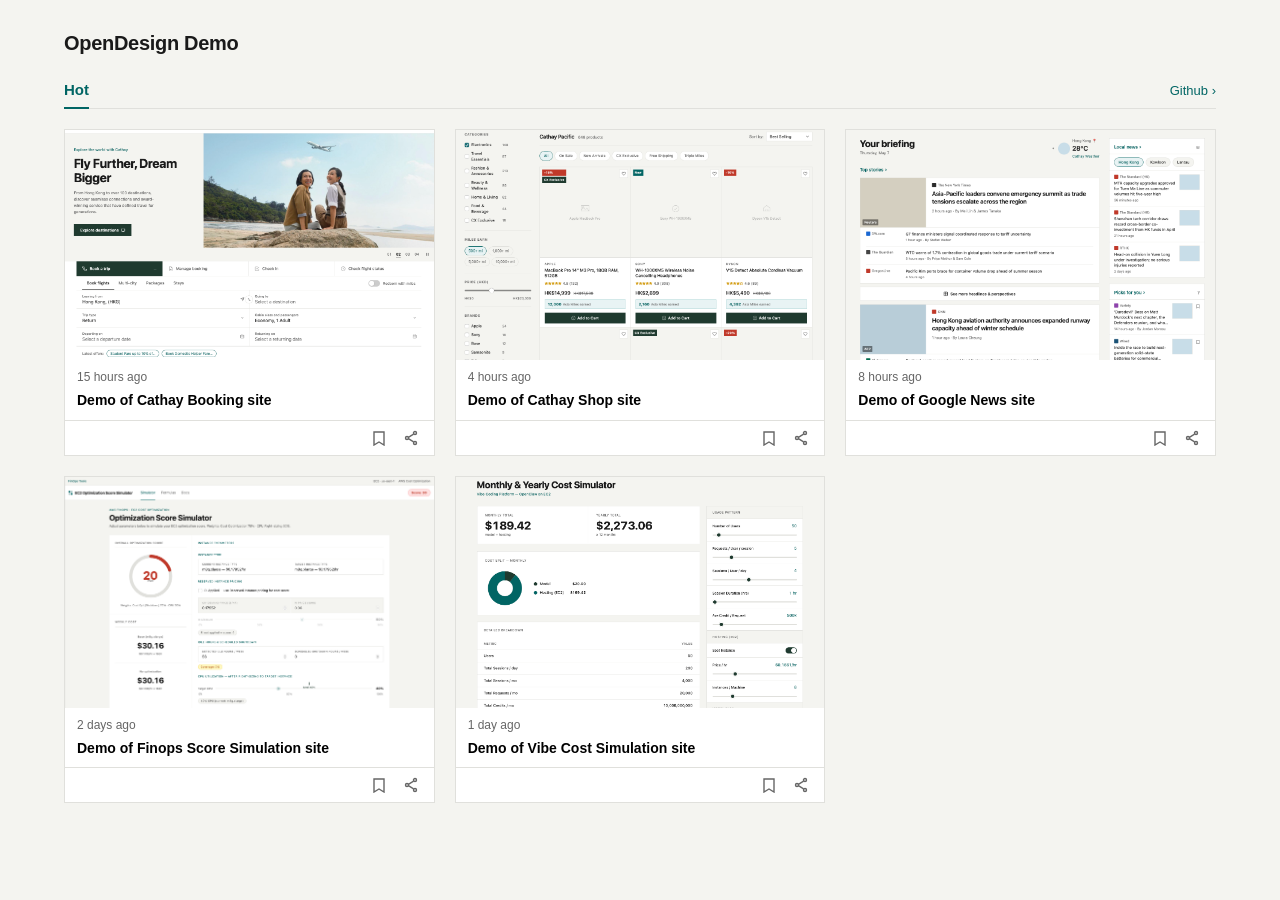
<file: index.html>
<!doctype html>
<html lang="zh-Hant">
<head>
<meta charset="utf-8">
<meta name="viewport" content="width=device-width, initial-scale=1">
<title>OpenDesign Demo</title>
<style>
  :root {
    --bg:         #f4f4f0;
    --white:      #ffffff;
    --fg:         #1a1a1a;
    --muted:      #666666;
    --border:     #e0e0dc;
    --teal:       #006564;
    --font: -apple-system, BlinkMacSystemFont, 'Helvetica Neue', Arial, sans-serif;
  }

  *, *::before, *::after { box-sizing: border-box; margin: 0; padding: 0; }

  body {
    background: var(--bg);
    font-family: var(--font);
    color: var(--fg);
    -webkit-font-smoothing: antialiased;
  }

  .page {
    max-width: 1200px;
    margin: 0 auto;
    padding: 32px 24px 48px;
  }

  .section-heading {
    font-size: 20px;
    font-weight: 700;
    letter-spacing: -0.3px;
    margin-bottom: 16px;
  }

  .tab-bar {
    display: flex;
    align-items: flex-end;
    border-bottom: 1px solid var(--border);
    margin-bottom: 20px;
  }

  .tabs { display: flex; flex: 1; }

  .tab {
    padding: 10px 20px 10px 0;
    font-size: 15px;
    font-weight: 400;
    color: var(--muted);
    cursor: pointer;
    position: relative;
    border: none;
    background: none;
    transition: color 0.15s;
    font-family: var(--font);
    margin-right: 8px;
  }
  .tab:hover { color: var(--teal); }
  .tab.active { color: var(--teal); font-weight: 600; }
  .tab.active::after {
    content: '';
    position: absolute;
    bottom: -1px;
    left: 0;
    width: calc(100% - 20px);
    height: 2px;
    background: var(--teal);
  }

  .tab-more {
    font-size: 13px;
    color: var(--teal);
    text-decoration: none;
    display: flex;
    align-items: center;
    padding-bottom: 10px;
    gap: 2px;
    transition: opacity 0.15s;
  }
  .tab-more:hover { opacity: 0.75; }

  .news-grid {
    display: grid;
    grid-template-columns: repeat(3, 1fr);
    gap: 20px;
  }

  .card {
    background: var(--white);
    border: 1px solid var(--border);
    display: flex;
    flex-direction: column;
    cursor: pointer;
    transition: border-color 0.15s;
    text-decoration: none;
    color: inherit;
  }
  .card:hover { border-color: #c8c8c4; }

  .card-thumb {
    position: relative;
    width: 100%;
    aspect-ratio: 16 / 10;
    overflow: hidden;
  }

  .card-thumb img {
    width: 100%;
    height: 100%;
    object-fit: cover;
    display: block;
  }

  .thumb-headline {
    visibility: hidden;
    position: absolute;
    bottom: 0;
    left: 0;
    right: 0;
    padding: 32px 12px 10px;
    background: linear-gradient(to top, rgba(255,255,255,0.9) 0%, transparent 100%);
    color: #000;
    font-size: 16px;
    font-weight: 700;
    line-height: 1.35;
    letter-spacing: -0.2px;
  }

  .thumb-caption-top {
    visibility: hidden;
    position: absolute;
    top: 0; left: 0; right: 0;
    padding: 8px 12px;
    background: linear-gradient(to bottom, rgba(255,255,255,0.9) 0%, transparent 100%);
    color: #000;
    font-size: 11px;
    font-weight: 700;
    line-height: 1.45;
  }

  .card-body {
    padding: 10px 12px 8px;
    flex: 1;
    display: flex;
    flex-direction: column;
    gap: 6px;
  }

  .card-meta {
    display: flex;
    align-items: center;
  }

  .card-time {
    font-size: 12px;
    color: var(--muted);
  }

  .card-title {
    font-size: 14px;
    font-weight: 700;
    line-height: 1.55;
    color: #000;
    flex: 1;
  }

  .card-actions {
    border-top: 1px solid var(--border);
    padding: 7px 12px;
    display: flex;
    align-items: center;
    gap: 10px;
    justify-content: flex-end;
  }

  .action-btn {
    background: none;
    border: none;
    cursor: pointer;
    color: var(--muted);
    padding: 2px 3px;
    display: flex;
    align-items: center;
    transition: color 0.15s;
  }
  .action-btn:hover { color: var(--fg); }

  @media (max-width: 900px) {
    .news-grid { grid-template-columns: 1fr 1fr; gap: 12px; }
  }
  @media (max-width: 640px) {
    .news-grid { grid-template-columns: 1fr; }
    .tab { font-size: 14px; }
    .section-heading { font-size: 18px; }
  }
</style>
</head>
<body>
<main class="page">

  <h2 class="section-heading">OpenDesign Demo</h2>

  <nav class="tab-bar" role="tablist">
    <div class="tabs">
      <button class="tab active" role="tab" aria-selected="true"  onclick="switchTab(this)">Hot</button>
      <!-- <button class="tab"        role="tab" aria-selected="false" onclick="switchTab(this)">Latest</button>
      <button class="tab"        role="tab" aria-selected="false" onclick="switchTab(this)">All</button> -->
    </div>
    <a href="https://github.com/commonfbtesting/opendesign-demo" class="tab-more">Github ›</a>
  </nav>

  <div class="news-grid">

    <!-- Card 1 — Cathay Booking -->
    <a class="card" href="cathay-booking/index.html" target="_blank" rel="noopener noreferrer">
      <div class="card-thumb">
        <img src="images/mov4uwl5-banner-1.png" alt="Cathay booking">
        <div class="thumb-caption-top">Cathay booking</div>
        <div class="thumb-headline">Demo of Cathay Booking site</div>
      </div>
      <div class="card-body">
        <div class="card-meta"><span class="card-time">15 hours ago</span></div>
        <p class="card-title">Demo of Cathay Booking site</p>
      </div>
      <div class="card-actions">
        <button class="action-btn" aria-label="Bookmark" onclick="event.preventDefault();event.stopPropagation()">
          <svg width="16" height="16" viewBox="0 0 16 16" fill="none" stroke="currentColor" stroke-width="1.4"><path d="M3 2h10v13l-5-3-5 3V2z"/></svg>
        </button>
        <button class="action-btn" aria-label="Share" onclick="event.preventDefault();event.stopPropagation()">
          <svg width="16" height="16" viewBox="0 0 16 16" fill="none" stroke="currentColor" stroke-width="1.4">
            <circle cx="12" cy="3" r="1.5"/><circle cx="4" cy="8" r="1.5"/><circle cx="12" cy="13" r="1.5"/>
            <line x1="5.4" y1="7.3" x2="10.6" y2="4.2"/><line x1="5.4" y1="8.7" x2="10.6" y2="11.8"/>
          </svg>
        </button>
      </div>
    </a>

    <!-- Card 2 — Cathay Shop -->
    <a class="card" href="cathay-shop/index.html" target="_blank" rel="noopener noreferrer">
      <div class="card-thumb">
        <img src="images/mov4uwlc-banner-2.png" alt="Cathay shop">
        <div class="thumb-caption-top">Cathay shop</div>
        <div class="thumb-headline">Demo of Cathay Shop site</div>
      </div>
      <div class="card-body">
        <div class="card-meta"><span class="card-time">4 hours ago</span></div>
        <p class="card-title">Demo of Cathay Shop site</p>
      </div>
      <div class="card-actions">
        <button class="action-btn" aria-label="Bookmark" onclick="event.preventDefault();event.stopPropagation()">
          <svg width="16" height="16" viewBox="0 0 16 16" fill="none" stroke="currentColor" stroke-width="1.4"><path d="M3 2h10v13l-5-3-5 3V2z"/></svg>
        </button>
        <button class="action-btn" aria-label="Share" onclick="event.preventDefault();event.stopPropagation()">
          <svg width="16" height="16" viewBox="0 0 16 16" fill="none" stroke="currentColor" stroke-width="1.4">
            <circle cx="12" cy="3" r="1.5"/><circle cx="4" cy="8" r="1.5"/><circle cx="12" cy="13" r="1.5"/>
            <line x1="5.4" y1="7.3" x2="10.6" y2="4.2"/><line x1="5.4" y1="8.7" x2="10.6" y2="11.8"/>
          </svg>
        </button>
      </div>
    </a>

    <!-- Card 3 — Google News -->
    <a class="card" href="google-news_image/index.html" target="_blank" rel="noopener noreferrer">
      <div class="card-thumb">
        <img src="images/mov4uwl9-banner-3.png" alt="Google news">
        <div class="thumb-caption-top">Google news</div>
        <div class="thumb-headline">Demo of Google News site</div>
      </div>
      <div class="card-body">
        <div class="card-meta"><span class="card-time">8 hours ago</span></div>
        <p class="card-title">Demo of Google News site</p>
      </div>
      <div class="card-actions">
        <button class="action-btn" aria-label="Bookmark" onclick="event.preventDefault();event.stopPropagation()">
          <svg width="16" height="16" viewBox="0 0 16 16" fill="none" stroke="currentColor" stroke-width="1.4"><path d="M3 2h10v13l-5-3-5 3V2z"/></svg>
        </button>
        <button class="action-btn" aria-label="Share" onclick="event.preventDefault();event.stopPropagation()">
          <svg width="16" height="16" viewBox="0 0 16 16" fill="none" stroke="currentColor" stroke-width="1.4">
            <circle cx="12" cy="3" r="1.5"/><circle cx="4" cy="8" r="1.5"/><circle cx="12" cy="13" r="1.5"/>
            <line x1="5.4" y1="7.3" x2="10.6" y2="4.2"/><line x1="5.4" y1="8.7" x2="10.6" y2="11.8"/>
          </svg>
        </button>
      </div>
    </a>
    
    <!-- Card 4 — Finops Score Sim -->
    <a class="card" href="finops-score-sim-code/index.html" target="_blank" rel="noopener noreferrer">
      <div class="card-thumb">
        <img src="images/banner-4.png" alt="Finops Score Sim">
        <div class="thumb-caption-top">Finops Score Sim</div>
        <div class="thumb-headline">Demo of Finops Score Simulation site</div>
      </div>
      <div class="card-body">
        <div class="card-meta"><span class="card-time">2 days ago</span></div>
        <p class="card-title">Demo of Finops Score Simulation site</p>
      </div>
      <div class="card-actions">
        <button class="action-btn" aria-label="Bookmark" onclick="event.preventDefault();event.stopPropagation()">
          <svg width="16" height="16" viewBox="0 0 16 16" fill="none" stroke="currentColor" stroke-width="1.4"><path d="M3 2h10v13l-5-3-5 3V2z"/></svg>
        </button>
        <button class="action-btn" aria-label="Share" onclick="event.preventDefault();event.stopPropagation()">
          <svg width="16" height="16" viewBox="0 0 16 16" fill="none" stroke="currentColor" stroke-width="1.4">
            <circle cx="12" cy="3" r="1.5"/><circle cx="4" cy="8" r="1.5"/><circle cx="12" cy="13" r="1.5"/>
            <line x1="5.4" y1="7.3" x2="10.6" y2="4.2"/><line x1="5.4" y1="8.7" x2="10.6" y2="11.8"/>
          </svg>
        </button>
      </div>
    </a>

    <!-- Card 5 — Vibe Cost Sim -->
    <a class="card" href="vibe-cost-sim/index.html" target="_blank" rel="noopener noreferrer">
      <div class="card-thumb">
        <img src="images/banner-5.png" alt="Vibe Cost Sim">
        <div class="thumb-caption-top">Vibe Cost Sim</div>
        <div class="thumb-headline">Demo of Vibe Cost Simulation site</div>
      </div>
      <div class="card-body">
        <div class="card-meta"><span class="card-time">1 day ago</span></div>
        <p class="card-title">Demo of Vibe Cost Simulation site</p>
      </div>
      <div class="card-actions">
        <button class="action-btn" aria-label="Bookmark" onclick="event.preventDefault();event.stopPropagation()">
          <svg width="16" height="16" viewBox="0 0 16 16" fill="none" stroke="currentColor" stroke-width="1.4"><path d="M3 2h10v13l-5-3-5 3V2z"/></svg>
        </button>
        <button class="action-btn" aria-label="Share" onclick="event.preventDefault();event.stopPropagation()">
          <svg width="16" height="16" viewBox="0 0 16 16" fill="none" stroke="currentColor" stroke-width="1.4">
            <circle cx="12" cy="3" r="1.5"/><circle cx="4" cy="8" r="1.5"/><circle cx="12" cy="13" r="1.5"/>
            <line x1="5.4" y1="7.3" x2="10.6" y2="4.2"/><line x1="5.4" y1="8.7" x2="10.6" y2="11.8"/>
          </svg>
        </button>
      </div>
    </a>
  </div>
</main>

<script>
  function switchTab(btn) {
    document.querySelectorAll('.tab').forEach(t => {
      t.classList.remove('active');
      t.setAttribute('aria-selected', 'false');
    });
    btn.classList.add('active');
    btn.setAttribute('aria-selected', 'true');
  }
</script>
</body>
</html>
</file>
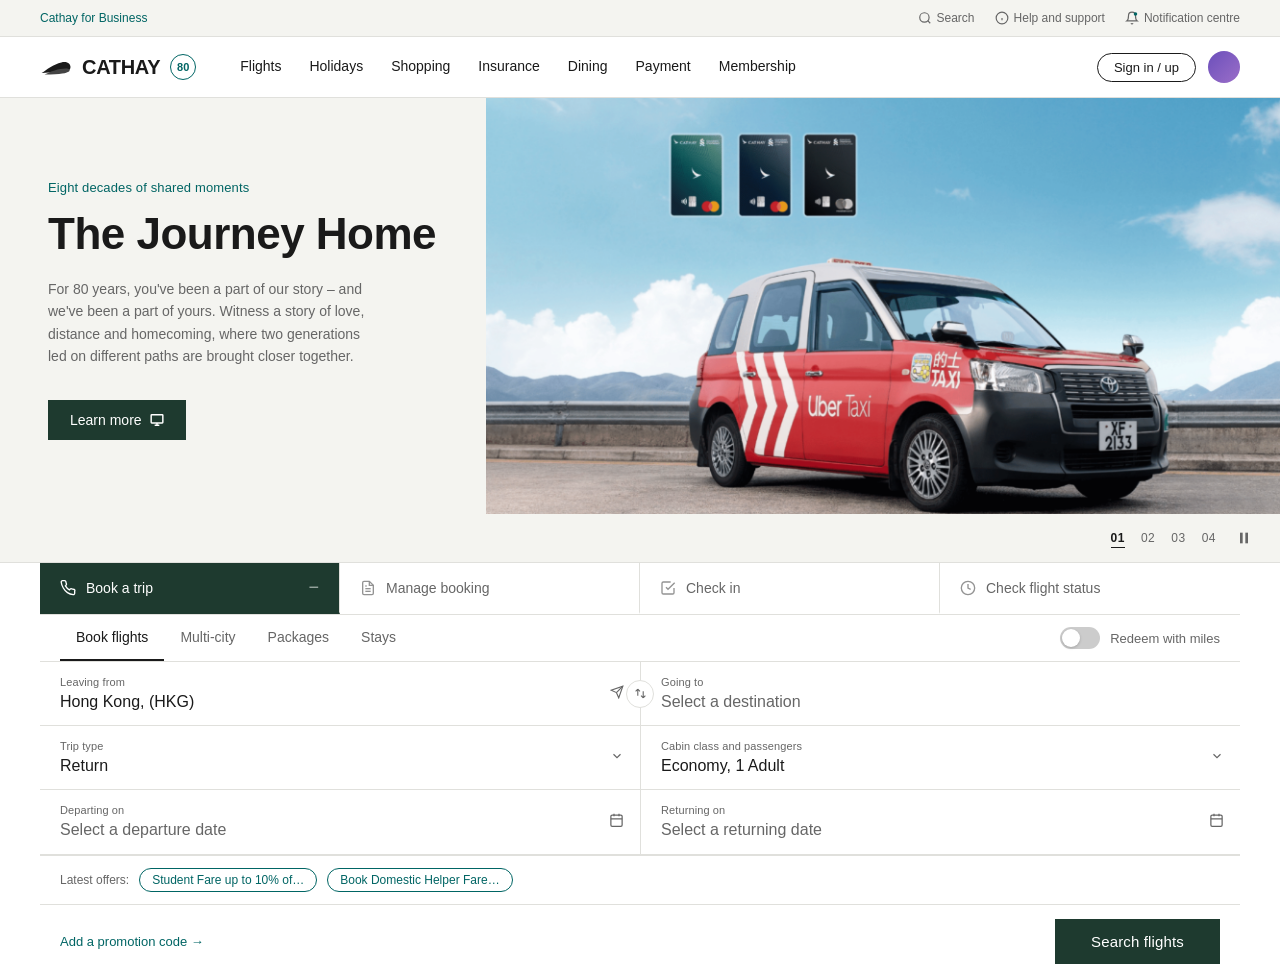
<file: cathay-booking/index.html>
<!doctype html>
<html lang="en">
<head>
<meta charset="utf-8">
<meta name="viewport" content="width=device-width, initial-scale=1">
<title>Cathay Pacific</title>
<style>
  *, *::before, *::after { box-sizing: border-box; margin: 0; padding: 0; }

  :root {
    --bg: #f4f4f0;
    --white: #ffffff;
    --fg: #1a1a1a;
    --muted: #666666;
    --border: #e0e0dc;
    --green-dark: #1e3a2f;
    --green-mid: #2d5a45;
    --teal: #006564;
    --teal-light: #e8f4f4;
    --font: -apple-system, BlinkMacSystemFont, 'Helvetica Neue', Arial, sans-serif;
  }

  html { font-family: var(--font); background: var(--bg); color: var(--fg); }
  body { min-height: 100vh; }

  /* ─── UTILITY BAR ─── */
  .utility-bar {
    background: var(--bg);
    border-bottom: 1px solid var(--border);
    font-size: 12px;
    padding: 0 24px;
  }
  .utility-bar-inner {
    max-width: 1200px;
    margin: 0 auto;
    display: flex;
    align-items: center;
    justify-content: space-between;
    height: 36px;
  }
  .utility-bar a {
    color: var(--teal);
    text-decoration: none;
    font-size: 12px;
    font-weight: 500;
  }
  .utility-bar a:hover { text-decoration: underline; }
  .utility-right {
    display: flex;
    align-items: center;
    gap: 20px;
  }
  .utility-right a {
    color: var(--muted);
    display: flex;
    align-items: center;
    gap: 5px;
  }
  .utility-right a svg { flex-shrink: 0; }

  /* ─── MAIN NAV ─── */
  .main-nav {
    background: var(--white);
    border-bottom: 1px solid var(--border);
    padding: 0 24px;
    position: sticky;
    top: 0;
    z-index: 100;
  }
  .main-nav-inner {
    max-width: 1200px;
    margin: 0 auto;
    display: flex;
    align-items: center;
    height: 60px;
    gap: 32px;
  }
  .logo {
    display: flex;
    align-items: center;
    gap: 10px;
    text-decoration: none;
    flex-shrink: 0;
  }
  /* Cathay wingmark SVG */
  .logo-mark {
    width: 32px;
    height: 22px;
  }
  .logo-wordmark {
    font-size: 20px;
    font-weight: 700;
    color: var(--fg);
    letter-spacing: -0.3px;
  }
  .logo-anniversary {
    font-size: 11px;
    color: var(--teal);
    font-weight: 600;
    border: 1px solid var(--teal);
    border-radius: 50%;
    width: 26px;
    height: 26px;
    display: flex;
    align-items: center;
    justify-content: center;
    line-height: 1;
    flex-shrink: 0;
  }
  .nav-links {
    display: flex;
    align-items: center;
    gap: 4px;
    flex: 1;
  }
  .nav-links a {
    text-decoration: none;
    color: var(--fg);
    font-size: 14px;
    padding: 0 12px;
    height: 60px;
    display: flex;
    align-items: center;
    border-bottom: 2px solid transparent;
    transition: border-color 0.15s, color 0.15s;
    white-space: nowrap;
  }
  .nav-links a:hover { border-bottom-color: var(--teal); color: var(--teal); }
  .nav-actions {
    display: flex;
    align-items: center;
    gap: 12px;
    margin-left: auto;
  }
  .btn-signin {
    border: 1.5px solid var(--fg);
    background: transparent;
    color: var(--fg);
    font-size: 13px;
    font-weight: 500;
    padding: 6px 16px;
    border-radius: 20px;
    cursor: pointer;
    text-decoration: none;
    white-space: nowrap;
    transition: background 0.15s, color 0.15s;
  }
  .btn-signin:hover { background: var(--fg); color: var(--white); }
  .avatar-btn {
    width: 32px;
    height: 32px;
    border-radius: 50%;
    background: linear-gradient(135deg, #6b4fbb, #9b6ec8);
    border: none;
    cursor: pointer;
  }

  /* ─── HERO ─── */
  .hero {
    background: var(--bg);
    display: grid;
    grid-template-columns: 38% 62%;
    min-height: 360px;
    max-width: 100%;
    overflow: hidden;
  }
  .hero-text {
    padding: 48px 48px 40px 48px;
    display: flex;
    flex-direction: column;
    justify-content: center;
    background: var(--bg);
    position: relative;
    z-index: 1;
  }
  .hero-eyebrow {
    font-size: 13px;
    color: var(--teal);
    font-weight: 500;
    margin-bottom: 14px;
    letter-spacing: 0.01em;
  }
  .hero-headline {
    font-size: clamp(28px, 3.5vw, 44px);
    font-weight: 700;
    color: var(--fg);
    line-height: 1.15;
    margin-bottom: 18px;
    letter-spacing: -0.5px;
  }
  .hero-body {
    font-size: 14px;
    color: var(--muted);
    line-height: 1.6;
    max-width: 320px;
    margin-bottom: 32px;
  }
  .btn-learn {
    display: inline-flex;
    align-items: center;
    gap: 8px;
    background: var(--green-dark);
    color: var(--white);
    text-decoration: none;
    font-size: 14px;
    font-weight: 500;
    padding: 12px 22px;
    align-self: flex-start;
    transition: background 0.15s;
  }
  .btn-learn:hover { background: var(--green-mid); }
  .btn-learn svg { flex-shrink: 0; }

  .hero-image {
    position: relative;
    overflow: hidden;
    background: #c8dde8;
  }
  .hero-image img {
    width: 100%;
    height: 100%;
    object-fit: cover;
    object-position: center 30%;
    display: block;
    transition: opacity 0.6s ease;
  }

  /* Slider controls */
  .slider-controls {
    display: flex;
    align-items: center;
    gap: 16px;
    justify-content: flex-end;
    padding: 12px 24px 12px 0;
    background: var(--bg);
  }
  .slider-dots {
    display: flex;
    align-items: center;
    gap: 16px;
  }
  .slider-dot {
    font-size: 12px;
    color: var(--muted);
    cursor: pointer;
    font-weight: 400;
    letter-spacing: 0.5px;
    padding: 2px 0;
    border-bottom: 1.5px solid transparent;
    transition: color 0.2s, border-color 0.2s;
    background: none;
    border-top: none;
    border-left: none;
    border-right: none;
  }
  .slider-dot.active {
    color: var(--fg);
    font-weight: 700;
    border-bottom-color: var(--fg);
  }
  .slider-pause {
    background: none;
    border: none;
    cursor: pointer;
    color: var(--muted);
    padding: 4px;
    display: flex;
    align-items: center;
  }
  .slider-pause:hover { color: var(--fg); }

  /* ─── BOOKING PANEL ─── */
  .booking-section {
    background: var(--white);
    border-top: 1px solid var(--border);
  }
  .booking-inner {
    max-width: 1200px;
    margin: 0 auto;
  }

  /* Top-level tabs: Book a trip / Manage booking / Check in / Check flight status */
  .booking-tabs-top {
    display: grid;
    grid-template-columns: repeat(4, 1fr);
    border-bottom: 1px solid var(--border);
  }
  .btab {
    display: flex;
    align-items: center;
    gap: 10px;
    padding: 14px 20px;
    font-size: 14px;
    font-weight: 500;
    color: var(--muted);
    cursor: pointer;
    background: none;
    border: none;
    border-bottom: 2px solid transparent;
    transition: all 0.15s;
    border-right: 1px solid var(--border);
    text-align: left;
  }
  .btab:last-child { border-right: none; }
  .btab.active {
    background: var(--green-dark);
    color: var(--white);
    border-bottom-color: var(--green-dark);
  }
  .btab:not(.active):hover { background: #f9f9f7; color: var(--fg); }
  .btab-icon { flex-shrink: 0; opacity: 0.7; }
  .btab.active .btab-icon { opacity: 1; }
  .btab-minus {
    margin-left: auto;
    font-size: 18px;
    font-weight: 300;
    opacity: 0.6;
  }

  /* Tab content panels */
  .booking-tab-content { display: none; }
  .booking-tab-content.active { display: block; }

  /* Placeholder panels */
  .placeholder-panel {
    padding: 48px 24px;
    text-align: center;
    color: var(--muted);
    font-size: 14px;
  }

  /* Sub-tabs: Book flights / Multi-city / Packages / Stays */
  .booking-subtabs {
    display: flex;
    align-items: center;
    padding: 0 20px;
    border-bottom: 1px solid var(--border);
    gap: 0;
  }
  .stab {
    font-size: 14px;
    font-weight: 500;
    color: var(--muted);
    padding: 14px 16px;
    cursor: pointer;
    background: none;
    border: none;
    border-bottom: 2px solid transparent;
    transition: all 0.15s;
    white-space: nowrap;
  }
  .stab.active { color: var(--fg); border-bottom-color: var(--fg); }
  .stab:hover { color: var(--fg); }

  .redeem-toggle {
    margin-left: auto;
    display: flex;
    align-items: center;
    gap: 10px;
    font-size: 13px;
    color: var(--muted);
  }
  /* iOS-style toggle */
  .toggle-track {
    width: 40px;
    height: 22px;
    background: #ccc;
    border-radius: 11px;
    position: relative;
    cursor: pointer;
    transition: background 0.2s;
    flex-shrink: 0;
  }
  .toggle-track.on { background: var(--teal); }
  .toggle-thumb {
    position: absolute;
    top: 2px;
    left: 2px;
    width: 18px;
    height: 18px;
    background: white;
    border-radius: 50%;
    transition: transform 0.2s;
    box-shadow: 0 1px 3px rgba(0,0,0,0.2);
  }
  .toggle-track.on .toggle-thumb { transform: translateX(18px); }

  /* Sub-tab content */
  .stab-content { display: none; }
  .stab-content.active { display: block; }

  /* Form grid */
  .form-row {
    display: grid;
    grid-template-columns: 1fr 1fr;
    border-bottom: 1px solid var(--border);
  }
  .form-row:last-of-type { border-bottom: none; }
  .form-field {
    padding: 14px 20px;
    position: relative;
    cursor: pointer;
    transition: background 0.1s;
  }
  .form-field:hover { background: #fafaf8; }
  .form-field + .form-field {
    border-left: 1px solid var(--border);
  }
  .form-field-label {
    font-size: 11px;
    color: var(--muted);
    font-weight: 500;
    text-transform: none;
    margin-bottom: 4px;
    letter-spacing: 0.01em;
  }
  .form-field-value {
    font-size: 16px;
    font-weight: 400;
    color: var(--fg);
    line-height: 1.2;
  }
  .form-field-value.placeholder { color: var(--muted); font-weight: 300; }
  .form-field-icon {
    position: absolute;
    right: 16px;
    top: 50%;
    transform: translateY(-50%);
    color: var(--muted);
  }
  .form-swap {
    position: absolute;
    right: -14px;
    top: 50%;
    transform: translateY(-50%);
    z-index: 2;
    background: var(--white);
    border: 1px solid var(--border);
    border-radius: 50%;
    width: 28px;
    height: 28px;
    display: flex;
    align-items: center;
    justify-content: center;
    cursor: pointer;
    color: var(--muted);
    transition: background 0.15s;
  }
  .form-swap:hover { background: var(--border); }

  /* from field wrapper to allow swap button positioning */
  .form-field-from { position: relative; }

  /* Latest offers bar */
  .offers-bar {
    padding: 12px 20px;
    border-top: 1px solid var(--border);
    display: flex;
    align-items: center;
    gap: 10px;
    flex-wrap: wrap;
  }
  .offers-label {
    font-size: 12px;
    color: var(--muted);
    white-space: nowrap;
  }
  .offer-pill {
    font-size: 12px;
    color: var(--teal);
    border: 1px solid var(--teal);
    padding: 4px 12px;
    border-radius: 20px;
    cursor: pointer;
    background: none;
    transition: background 0.15s;
    white-space: nowrap;
  }
  .offer-pill:hover { background: var(--teal-light); }

  /* Promo + Search row */
  .form-action-row {
    padding: 14px 20px;
    display: flex;
    align-items: center;
    justify-content: space-between;
    border-top: 1px solid var(--border);
    gap: 16px;
  }
  .promo-link {
    font-size: 13px;
    color: var(--teal);
    text-decoration: none;
    display: flex;
    align-items: center;
    gap: 4px;
  }
  .promo-link:hover { text-decoration: underline; }
  .btn-search {
    background: var(--green-dark);
    color: var(--white);
    border: none;
    font-size: 15px;
    font-weight: 500;
    padding: 14px 36px;
    cursor: pointer;
    transition: background 0.15s;
    white-space: nowrap;
    letter-spacing: 0.01em;
  }
  .btn-search:hover { background: var(--green-mid); }

  /* Multi-city form */
  .multicity-form { padding: 20px; }
  .multicity-leg {
    border: 1px solid var(--border);
    margin-bottom: 12px;
    background: var(--white);
  }
  .multicity-leg .form-row { border-bottom: 1px solid var(--border); }
  .multicity-leg .form-row:last-child { border-bottom: none; }
  .add-leg {
    font-size: 13px;
    color: var(--teal);
    background: none;
    border: none;
    cursor: pointer;
    padding: 4px 0;
    display: flex;
    align-items: center;
    gap: 6px;
  }
  .add-leg:hover { text-decoration: underline; }

  /* Packages / Stays */
  .packages-form, .stays-form {
    padding: 24px 20px;
    display: grid;
    grid-template-columns: 1fr 1fr;
    gap: 12px;
  }
  .stays-form { grid-template-columns: 1fr 1fr 1fr; }
  .pkg-field {
    border: 1px solid var(--border);
    padding: 14px 16px;
    cursor: pointer;
    transition: background 0.1s;
  }
  .pkg-field:hover { background: #fafaf8; }
  .pkg-field .form-field-label { margin-bottom: 6px; }

  /* Manage booking, Check in, flight status placeholders */
  .manage-form, .checkin-form, .status-form {
    padding: 32px 20px;
  }
  .manage-form .mf-grid {
    display: grid;
    grid-template-columns: 1fr 1fr 1fr;
    gap: 12px;
    margin-bottom: 16px;
  }
  .mf-input-wrap {
    border: 1px solid var(--border);
    padding: 14px 16px;
  }
  .mf-input-wrap .form-field-label { margin-bottom: 6px; display: block; font-size: 11px; color: var(--muted); font-weight: 500; }
  .mf-input-wrap input {
    width: 100%;
    border: none;
    outline: none;
    font-size: 15px;
    color: var(--fg);
    font-family: var(--font);
    background: transparent;
  }
  .mf-input-wrap input::placeholder { color: var(--muted); font-weight: 300; }
  .mf-actions { display: flex; gap: 12px; align-items: center; }

  /* ─── RESPONSIVE ─── */
  @media (max-width: 900px) {
    .hero { grid-template-columns: 1fr; }
    .hero-image { height: 240px; }
    .hero-text { padding: 32px 24px; }
    .booking-tabs-top { grid-template-columns: 1fr 1fr; }
    .form-row { grid-template-columns: 1fr; }
    .form-field + .form-field { border-left: none; border-top: 1px solid var(--border); }
    .packages-form { grid-template-columns: 1fr; }
    .stays-form { grid-template-columns: 1fr 1fr; }
    .manage-form .mf-grid { grid-template-columns: 1fr; }
  }
  @media (max-width: 640px) {
    .utility-bar-inner { flex-direction: column; align-items: flex-start; height: auto; padding: 8px 0; gap: 4px; }
    .nav-links { display: none; }
    .booking-tabs-top { grid-template-columns: 1fr 1fr; }
    .btab { font-size: 12px; padding: 12px 10px; }
    .slider-controls { padding: 8px 12px 8px 0; }
    .hero-eyebrow { font-size: 12px; }
    .hero-body { font-size: 13px; }
    .stays-form { grid-template-columns: 1fr; }
  }
</style>
</head>
<body>

<!-- ─── UTILITY BAR ─── -->
<div class="utility-bar">
  <div class="utility-bar-inner">
    <a href="#">Cathay for Business</a>
    <div class="utility-right">
      <a href="#">
        <svg width="14" height="14" viewBox="0 0 24 24" fill="none" stroke="currentColor" stroke-width="2"><circle cx="11" cy="11" r="8"/><path d="m21 21-4.35-4.35"/></svg>
        Search
      </a>
      <a href="#">
        <svg width="14" height="14" viewBox="0 0 24 24" fill="none" stroke="currentColor" stroke-width="2"><circle cx="12" cy="12" r="10"/><path d="M12 16v-4M12 8h.01"/></svg>
        Help and support
      </a>
      <a href="#">
        <svg width="14" height="14" viewBox="0 0 24 24" fill="none" stroke="currentColor" stroke-width="2"><path d="M18 8A6 6 0 0 0 6 8c0 7-3 9-3 9h18s-3-2-3-9"/><path d="M13.73 21a2 2 0 0 1-3.46 0"/><circle cx="18" cy="5" r="3" fill="var(--teal)" stroke="none"/></svg>
        Notification centre
      </a>
    </div>
  </div>
</div>

<!-- ─── MAIN NAV ─── -->
<nav class="main-nav">
  <div class="main-nav-inner">
    <a href="#" class="logo">
      <!-- Cathay wingmark simplified SVG -->
      <svg class="logo-mark" viewBox="0 0 42 28" fill="none" xmlns="http://www.w3.org/2000/svg">
        <path d="M2 22 C8 18, 18 10, 28 8 C36 6, 40 10, 40 14 C40 18, 36 22, 28 22 C20 22, 12 20, 2 22Z" fill="#1a1a1a"/>
        <path d="M6 24 C14 20, 24 16, 34 16 C38 16, 40 18, 38 20 C35 22, 28 24, 6 24Z" fill="#444"/>
      </svg>
      <span class="logo-wordmark">CATHAY</span>
      <span class="logo-anniversary">80</span>
    </a>
    <nav class="nav-links">
      <a href="#">Flights</a>
      <a href="#">Holidays</a>
      <a href="#">Shopping</a>
      <a href="#">Insurance</a>
      <a href="#">Dining</a>
      <a href="#">Payment</a>
      <a href="#">Membership</a>
    </nav>
    <div class="nav-actions">
      <a href="#" class="btn-signin">Sign in / up</a>
      <button class="avatar-btn" aria-label="Account"></button>
    </div>
  </div>
</nav>

<!-- ─── HERO SLIDER ─── -->
<section class="hero" id="hero">
  <div class="hero-text" id="hero-text">
    <div class="hero-eyebrow" id="hero-eyebrow">Eight decades of shared moments</div>
    <h1 class="hero-headline" id="hero-headline">The Journey Home</h1>
    <p class="hero-body" id="hero-body">For 80 years, you've been a part of our story – and we've been a part of yours. Witness a story of love, distance and homecoming, where two generations led on different paths are brought closer together.</p>
    <a href="#" class="btn-learn" id="hero-cta">
      Learn more
      <svg width="14" height="14" viewBox="0 0 24 24" fill="none" stroke="currentColor" stroke-width="2.5"><rect x="2" y="3" width="20" height="14" rx="1"/><path d="M8 21h8M12 17v4"/></svg>
    </a>
  </div>
  <div class="hero-image">
    <img id="hero-img" src="mouw7umy-banner1.png" alt="Banner 1">
  </div>
</section>

<!-- Slider controls -->
<div class="slider-controls">
  <div class="slider-dots" role="tablist" aria-label="Hero slides">
    <button class="slider-dot active" data-slide="0" role="tab" aria-selected="true">01</button>
    <button class="slider-dot" data-slide="1" role="tab">02</button>
    <button class="slider-dot" data-slide="2" role="tab">03</button>
    <button class="slider-dot" data-slide="3" role="tab">04</button>
  </div>
  <button class="slider-pause" id="slider-pause" aria-label="Pause slideshow">
    <svg width="16" height="16" viewBox="0 0 24 24" fill="currentColor"><rect x="6" y="4" width="4" height="16"/><rect x="14" y="4" width="4" height="16"/></svg>
  </button>
</div>

<!-- ─── BOOKING SECTION ─── -->
<section class="booking-section">
  <div class="booking-inner">

    <!-- Top-level tabs -->
    <div class="booking-tabs-top" role="tablist">
      <button class="btab active" data-btab="book" role="tab" aria-selected="true">
        <svg class="btab-icon" width="16" height="16" viewBox="0 0 24 24" fill="none" stroke="currentColor" stroke-width="2"><path d="M22 16.92v3a2 2 0 0 1-2.18 2 19.79 19.79 0 0 1-8.63-3.07A19.5 19.5 0 0 1 4.93 12a19.79 19.79 0 0 1-3.07-8.67A2 2 0 0 1 3.87 1h3a2 2 0 0 1 2 1.72c.127.96.361 1.903.7 2.81a2 2 0 0 1-.45 2.11L8.09 8.91a16 16 0 0 0 6 6l1.27-1.27a2 2 0 0 1 2.11-.45c.907.339 1.85.573 2.81.7A2 2 0 0 1 22 16.92z"/></svg>
        Book a trip
        <span class="btab-minus">−</span>
      </button>
      <button class="btab" data-btab="manage" role="tab">
        <svg class="btab-icon" width="16" height="16" viewBox="0 0 24 24" fill="none" stroke="currentColor" stroke-width="2"><path d="M14 2H6a2 2 0 0 0-2 2v16a2 2 0 0 0 2 2h12a2 2 0 0 0 2-2V8z"/><polyline points="14 2 14 8 20 8"/><line x1="16" y1="13" x2="8" y2="13"/><line x1="16" y1="17" x2="8" y2="17"/><polyline points="10 9 9 9 8 9"/></svg>
        Manage booking
      </button>
      <button class="btab" data-btab="checkin" role="tab">
        <svg class="btab-icon" width="16" height="16" viewBox="0 0 24 24" fill="none" stroke="currentColor" stroke-width="2"><polyline points="9 11 12 14 22 4"/><path d="M21 12v7a2 2 0 0 1-2 2H5a2 2 0 0 1-2-2V5a2 2 0 0 1 2-2h11"/></svg>
        Check in
      </button>
      <button class="btab" data-btab="status" role="tab">
        <svg class="btab-icon" width="16" height="16" viewBox="0 0 24 24" fill="none" stroke="currentColor" stroke-width="2"><circle cx="12" cy="12" r="10"/><polyline points="12 6 12 12 16 14"/></svg>
        Check flight status
      </button>
    </div>

    <!-- BOOK A TRIP PANEL -->
    <div class="booking-tab-content active" id="panel-book">
      <!-- Sub-tabs -->
      <div class="booking-subtabs">
        <button class="stab active" data-stab="flights">Book flights</button>
        <button class="stab" data-stab="multicity">Multi-city</button>
        <button class="stab" data-stab="packages">Packages</button>
        <button class="stab" data-stab="stays">Stays</button>
        <div class="redeem-toggle">
          <div class="toggle-track" id="redeem-toggle" role="switch" aria-checked="false" tabindex="0">
            <div class="toggle-thumb"></div>
          </div>
          Redeem with miles
        </div>
      </div>

      <!-- Book Flights -->
      <div class="stab-content active" id="stab-flights">
        <div class="form-row">
          <div class="form-field form-field-from">
            <div class="form-field-label">Leaving from</div>
            <div class="form-field-value">Hong Kong, (HKG)</div>
            <div class="form-field-icon">
              <svg width="14" height="14" viewBox="0 0 24 24" fill="none" stroke="currentColor" stroke-width="2"><line x1="22" y1="2" x2="11" y2="13"/><polygon points="22 2 15 22 11 13 2 9 22 2"/></svg>
            </div>
            <div class="form-swap" title="Swap origin and destination">
              <svg width="13" height="13" viewBox="0 0 24 24" fill="none" stroke="currentColor" stroke-width="2"><path d="M7 16V4m0 0L3 8m4-4 4 4"/><path d="M17 8v12m0 0 4-4m-4 4-4-4"/></svg>
            </div>
          </div>
          <div class="form-field">
            <div class="form-field-label">Going to</div>
            <div class="form-field-value placeholder">Select a destination</div>
          </div>
        </div>
        <div class="form-row">
          <div class="form-field">
            <div class="form-field-label">Trip type</div>
            <div class="form-field-value">Return</div>
            <div class="form-field-icon">
              <svg width="14" height="14" viewBox="0 0 24 24" fill="none" stroke="currentColor" stroke-width="2"><polyline points="6 9 12 15 18 9"/></svg>
            </div>
          </div>
          <div class="form-field">
            <div class="form-field-label">Cabin class and passengers</div>
            <div class="form-field-value">Economy, 1 Adult</div>
            <div class="form-field-icon">
              <svg width="14" height="14" viewBox="0 0 24 24" fill="none" stroke="currentColor" stroke-width="2"><polyline points="6 9 12 15 18 9"/></svg>
            </div>
          </div>
        </div>
        <div class="form-row">
          <div class="form-field">
            <div class="form-field-label">Departing on</div>
            <div class="form-field-value placeholder">Select a departure date</div>
            <div class="form-field-icon">
              <svg width="15" height="15" viewBox="0 0 24 24" fill="none" stroke="currentColor" stroke-width="2"><rect x="3" y="4" width="18" height="18" rx="2" ry="2"/><line x1="16" y1="2" x2="16" y2="6"/><line x1="8" y1="2" x2="8" y2="6"/><line x1="3" y1="10" x2="21" y2="10"/></svg>
            </div>
          </div>
          <div class="form-field">
            <div class="form-field-label">Returning on</div>
            <div class="form-field-value placeholder">Select a returning date</div>
            <div class="form-field-icon">
              <svg width="15" height="15" viewBox="0 0 24 24" fill="none" stroke="currentColor" stroke-width="2"><rect x="3" y="4" width="18" height="18" rx="2" ry="2"/><line x1="16" y1="2" x2="16" y2="6"/><line x1="8" y1="2" x2="8" y2="6"/><line x1="3" y1="10" x2="21" y2="10"/></svg>
            </div>
          </div>
        </div>
        <div class="offers-bar">
          <span class="offers-label">Latest offers:</span>
          <button class="offer-pill">Student Fare up to 10% of…</button>
          <button class="offer-pill">Book Domestic Helper Fare…</button>
        </div>
        <div class="form-action-row">
          <a href="#" class="promo-link">Add a promotion code →</a>
          <button class="btn-search">Search flights</button>
        </div>
      </div>

      <!-- Multi-city -->
      <div class="stab-content" id="stab-multicity">
        <div class="multicity-form">
          <div class="multicity-leg">
            <div class="form-row">
              <div class="form-field">
                <div class="form-field-label">Flight 1 — Leaving from</div>
                <div class="form-field-value">Hong Kong, (HKG)</div>
              </div>
              <div class="form-field">
                <div class="form-field-label">Going to</div>
                <div class="form-field-value placeholder">Select a destination</div>
              </div>
            </div>
            <div class="form-row">
              <div class="form-field">
                <div class="form-field-label">Departing on</div>
                <div class="form-field-value placeholder">Select a date</div>
                <div class="form-field-icon"><svg width="14" height="14" viewBox="0 0 24 24" fill="none" stroke="currentColor" stroke-width="2"><rect x="3" y="4" width="18" height="18" rx="2"/><line x1="16" y1="2" x2="16" y2="6"/><line x1="8" y1="2" x2="8" y2="6"/><line x1="3" y1="10" x2="21" y2="10"/></svg></div>
              </div>
              <div class="form-field">
                <div class="form-field-label">Cabin class and passengers</div>
                <div class="form-field-value">Economy, 1 Adult</div>
                <div class="form-field-icon"><svg width="14" height="14" viewBox="0 0 24 24" fill="none" stroke="currentColor" stroke-width="2"><polyline points="6 9 12 15 18 9"/></svg></div>
              </div>
            </div>
          </div>
          <div class="multicity-leg">
            <div class="form-row">
              <div class="form-field">
                <div class="form-field-label">Flight 2 — Leaving from</div>
                <div class="form-field-value placeholder">Select origin</div>
              </div>
              <div class="form-field">
                <div class="form-field-label">Going to</div>
                <div class="form-field-value placeholder">Select a destination</div>
              </div>
            </div>
            <div class="form-row">
              <div class="form-field">
                <div class="form-field-label">Departing on</div>
                <div class="form-field-value placeholder">Select a date</div>
                <div class="form-field-icon"><svg width="14" height="14" viewBox="0 0 24 24" fill="none" stroke="currentColor" stroke-width="2"><rect x="3" y="4" width="18" height="18" rx="2"/><line x1="16" y1="2" x2="16" y2="6"/><line x1="8" y1="2" x2="8" y2="6"/><line x1="3" y1="10" x2="21" y2="10"/></svg></div>
              </div>
              <div class="form-field"></div>
            </div>
          </div>
          <button class="add-leg">
            <svg width="14" height="14" viewBox="0 0 24 24" fill="none" stroke="currentColor" stroke-width="2"><line x1="12" y1="5" x2="12" y2="19"/><line x1="5" y1="12" x2="19" y2="12"/></svg>
            Add another flight
          </button>
          <div class="form-action-row" style="padding: 20px 0 0; border-top: none;">
            <a href="#" class="promo-link">Add a promotion code →</a>
            <button class="btn-search">Search flights</button>
          </div>
        </div>
      </div>

      <!-- Packages -->
      <div class="stab-content" id="stab-packages">
        <div class="packages-form">
          <div class="pkg-field">
            <div class="form-field-label">Leaving from</div>
            <div class="form-field-value">Hong Kong, (HKG)</div>
          </div>
          <div class="pkg-field">
            <div class="form-field-label">Going to</div>
            <div class="form-field-value placeholder">Select a destination</div>
          </div>
          <div class="pkg-field">
            <div class="form-field-label">Check-in date</div>
            <div class="form-field-value placeholder">Select date</div>
          </div>
          <div class="pkg-field">
            <div class="form-field-label">Check-out date</div>
            <div class="form-field-value placeholder">Select date</div>
          </div>
          <div class="pkg-field">
            <div class="form-field-label">Travellers</div>
            <div class="form-field-value">2 Adults</div>
          </div>
          <div class="pkg-field">
            <div class="form-field-label">Cabin class</div>
            <div class="form-field-value">Economy</div>
          </div>
        </div>
        <div class="form-action-row">
          <span></span>
          <button class="btn-search">Search packages</button>
        </div>
      </div>

      <!-- Stays -->
      <div class="stab-content" id="stab-stays">
        <div class="stays-form">
          <div class="pkg-field">
            <div class="form-field-label">Destination</div>
            <div class="form-field-value placeholder">Where are you going?</div>
          </div>
          <div class="pkg-field">
            <div class="form-field-label">Check-in</div>
            <div class="form-field-value placeholder">Select date</div>
          </div>
          <div class="pkg-field">
            <div class="form-field-label">Check-out</div>
            <div class="form-field-value placeholder">Select date</div>
          </div>
          <div class="pkg-field" style="grid-column: span 1;">
            <div class="form-field-label">Guests</div>
            <div class="form-field-value">2 Adults</div>
          </div>
        </div>
        <div class="form-action-row">
          <span></span>
          <button class="btn-search">Search stays</button>
        </div>
      </div>
    </div>

    <!-- MANAGE BOOKING PANEL -->
    <div class="booking-tab-content" id="panel-manage">
      <div class="manage-form">
        <div class="mf-grid">
          <div class="mf-input-wrap">
            <label class="form-field-label">Booking reference</label>
            <input type="text" placeholder="e.g. ABC123">
          </div>
          <div class="mf-input-wrap">
            <label class="form-field-label">Last name</label>
            <input type="text" placeholder="As shown on passport">
          </div>
          <div class="mf-input-wrap">
            <label class="form-field-label">First name</label>
            <input type="text" placeholder="As shown on passport">
          </div>
        </div>
        <div class="mf-actions">
          <button class="btn-search">Retrieve booking</button>
          <a href="#" class="promo-link">Manage with login →</a>
        </div>
      </div>
    </div>

    <!-- CHECK IN PANEL -->
    <div class="booking-tab-content" id="panel-checkin">
      <div class="checkin-form">
        <div class="mf-grid">
          <div class="mf-input-wrap">
            <label class="form-field-label">Booking reference</label>
            <input type="text" placeholder="e.g. ABC123">
          </div>
          <div class="mf-input-wrap">
            <label class="form-field-label">Last name</label>
            <input type="text" placeholder="As shown on passport">
          </div>
        </div>
        <div class="mf-actions">
          <button class="btn-search">Check in</button>
        </div>
      </div>
    </div>

    <!-- CHECK FLIGHT STATUS PANEL -->
    <div class="booking-tab-content" id="panel-status">
      <div class="status-form">
        <div class="mf-grid">
          <div class="mf-input-wrap">
            <label class="form-field-label">Flight number</label>
            <input type="text" placeholder="e.g. CX 100">
          </div>
          <div class="mf-input-wrap">
            <label class="form-field-label">Date</label>
            <input type="date">
          </div>
        </div>
        <div class="mf-actions">
          <button class="btn-search">Check status</button>
        </div>
      </div>
    </div>

  </div>
</section>

<script>
// ─── SLIDER ───
const slides = [
  {
    eyebrow: "Eight decades of shared moments",
    headline: "The Journey Home",
    body: "For 80 years, you've been a part of our story – and we've been a part of yours. Witness a story of love, distance and homecoming, where two generations led on different paths are brought closer together.",
    cta: "Learn more",
    img: "mouw7umy-banner1.png",
    imgAlt: "Banner 1"
  },
  {
    eyebrow: "Explore the world with Cathay",
    headline: "Fly Further, Dream Bigger",
    body: "From Hong Kong to over 100 destinations, discover seamless connections and award-winning service that have defined travel for generations.",
    cta: "Explore destinations",
    img: "mouw4rl9-banner2.png",
    imgAlt: "Banner 2"
  },
  {
    eyebrow: "Marco Polo Club",
    headline: "Rewards That Take You Higher",
    body: "Earn Asia Miles on every flight, hotel stay, and purchase. Redeem for flights, upgrades, and exclusive experiences around the globe.",
    cta: "Join now",
    img: "mouw41fh-banner3.png",
    imgAlt: "Banner 3"
  },
  {
    eyebrow: "Cathay Business Class",
    headline: "Your Sky, Your Space",
    body: "Lie-flat beds, direct aisle access in every seat, and a curated menu created with Michelin-starred chefs. Business class redefined.",
    cta: "Discover Business",
    img: "mouw41fo-banner4.png",
    imgAlt: "Banner 4"
  }
];

let currentSlide = 0;
let paused = false;
let interval;

const heroImg = document.getElementById('hero-img');
const heroEyebrow = document.getElementById('hero-eyebrow');
const heroHeadline = document.getElementById('hero-headline');
const heroBody = document.getElementById('hero-body');
const heroCta = document.getElementById('hero-cta');
const dots = document.querySelectorAll('.slider-dot');
const pauseBtn = document.getElementById('slider-pause');

function goToSlide(n) {
  currentSlide = n;
  const s = slides[n];
  heroImg.style.opacity = '0';
  setTimeout(() => {
    heroImg.src = s.img;
    heroImg.alt = s.imgAlt;
    heroImg.style.opacity = '1';
  }, 200);
  heroEyebrow.textContent = s.eyebrow;
  heroHeadline.textContent = s.headline;
  heroBody.textContent = s.body;
  heroCta.childNodes[0].textContent = s.cta + ' ';
  dots.forEach((d, i) => {
    d.classList.toggle('active', i === n);
    d.setAttribute('aria-selected', i === n ? 'true' : 'false');
  });
}

dots.forEach((dot, i) => {
  dot.addEventListener('click', () => { goToSlide(i); resetInterval(); });
});

function resetInterval() {
  clearInterval(interval);
  if (!paused) interval = setInterval(() => { goToSlide((currentSlide + 1) % slides.length); }, 5000);
}

pauseBtn.addEventListener('click', () => {
  paused = !paused;
  if (paused) {
    clearInterval(interval);
    pauseBtn.innerHTML = '<svg width="16" height="16" viewBox="0 0 24 24" fill="currentColor"><polygon points="5 3 19 12 5 21 5 3"/></svg>';
    pauseBtn.setAttribute('aria-label', 'Play slideshow');
  } else {
    pauseBtn.innerHTML = '<svg width="16" height="16" viewBox="0 0 24 24" fill="currentColor"><rect x="6" y="4" width="4" height="16"/><rect x="14" y="4" width="4" height="16"/></svg>';
    pauseBtn.setAttribute('aria-label', 'Pause slideshow');
    resetInterval();
  }
});

interval = setInterval(() => { goToSlide((currentSlide + 1) % slides.length); }, 5000);

// ─── TOP TABS ───
document.querySelectorAll('.btab').forEach(btn => {
  btn.addEventListener('click', () => {
    document.querySelectorAll('.btab').forEach(b => { b.classList.remove('active'); b.setAttribute('aria-selected', 'false'); });
    document.querySelectorAll('.booking-tab-content').forEach(p => p.classList.remove('active'));
    btn.classList.add('active');
    btn.setAttribute('aria-selected', 'true');
    document.getElementById('panel-' + btn.dataset.btab).classList.add('active');
  });
});

// ─── SUB-TABS ───
document.querySelectorAll('.stab').forEach(btn => {
  btn.addEventListener('click', () => {
    document.querySelectorAll('.stab').forEach(b => b.classList.remove('active'));
    document.querySelectorAll('.stab-content').forEach(p => p.classList.remove('active'));
    btn.classList.add('active');
    document.getElementById('stab-' + btn.dataset.stab).classList.add('active');
  });
});

// ─── REDEEM TOGGLE ───
const redeemToggle = document.getElementById('redeem-toggle');
redeemToggle.addEventListener('click', () => {
  const on = redeemToggle.classList.toggle('on');
  redeemToggle.setAttribute('aria-checked', on ? 'true' : 'false');
});
redeemToggle.addEventListener('keydown', e => {
  if (e.key === ' ' || e.key === 'Enter') { e.preventDefault(); redeemToggle.click(); }
});
</script>

</body>
</html>
</file>
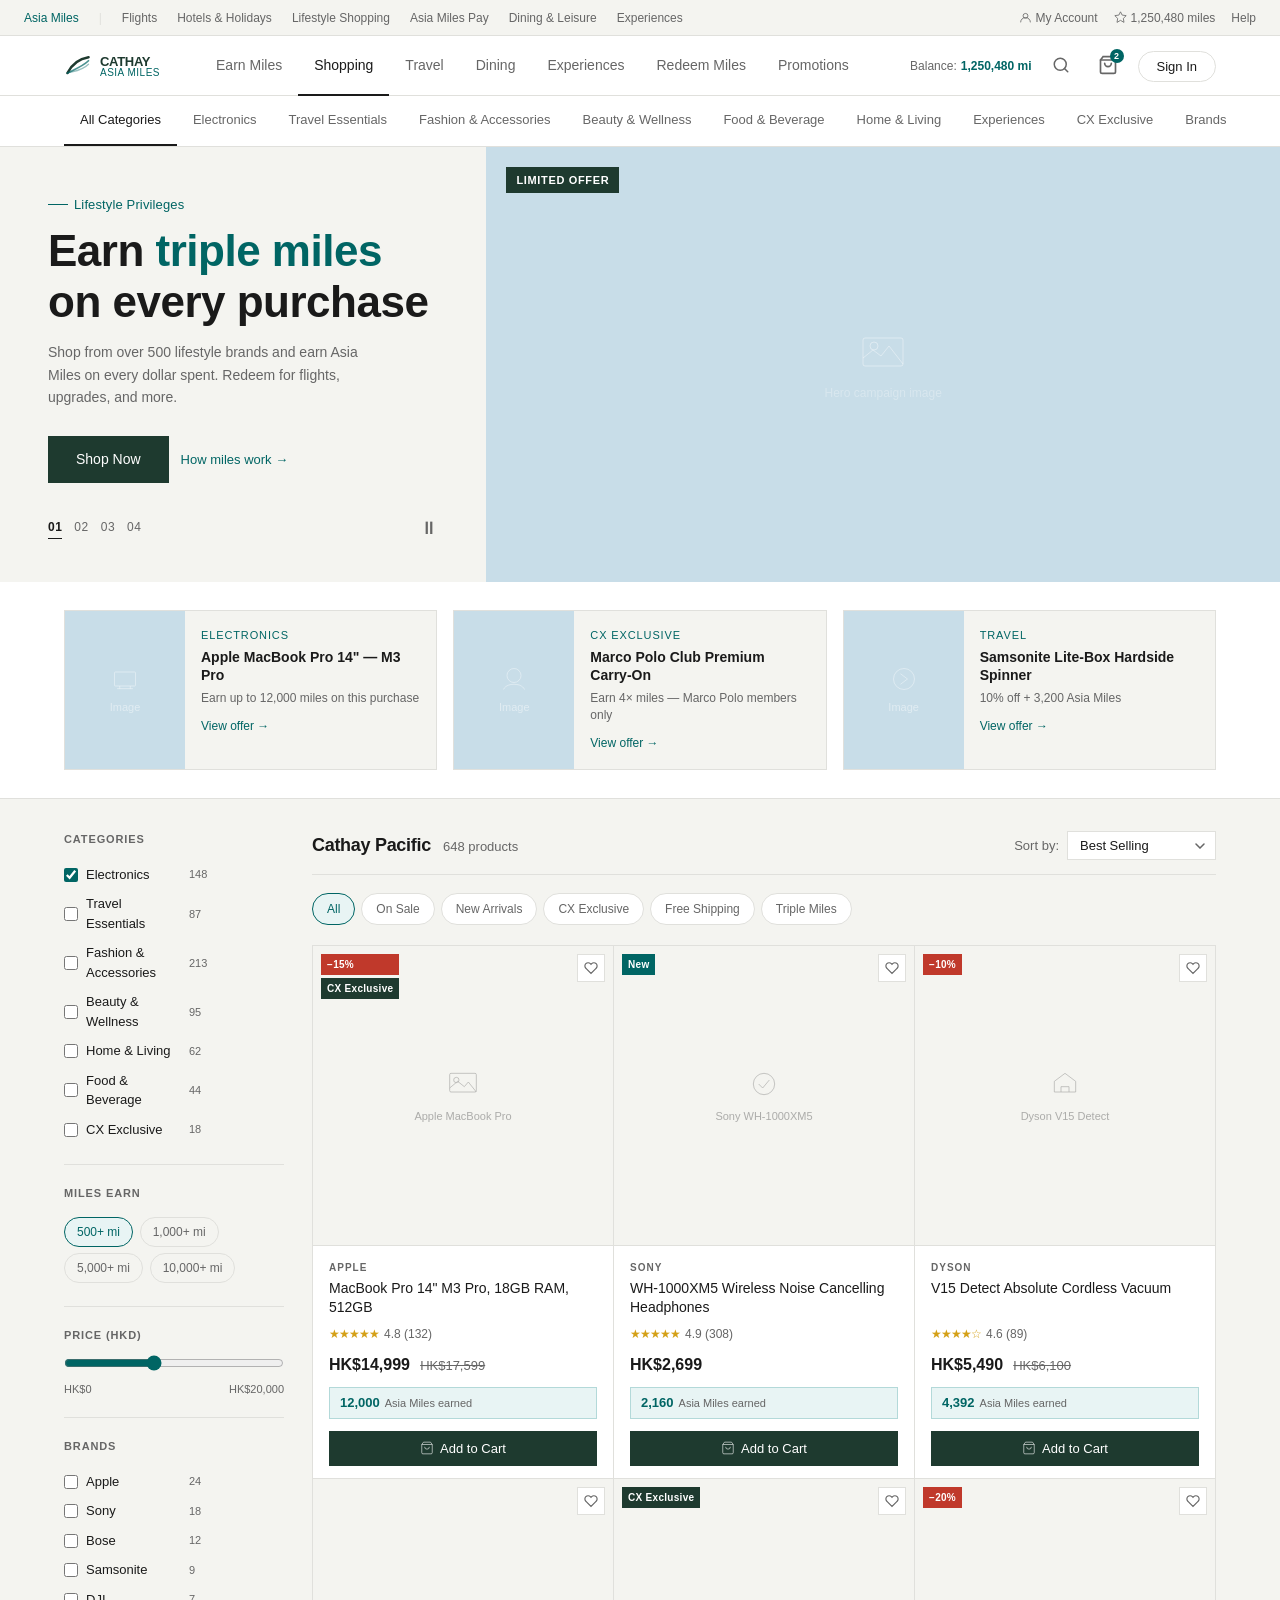
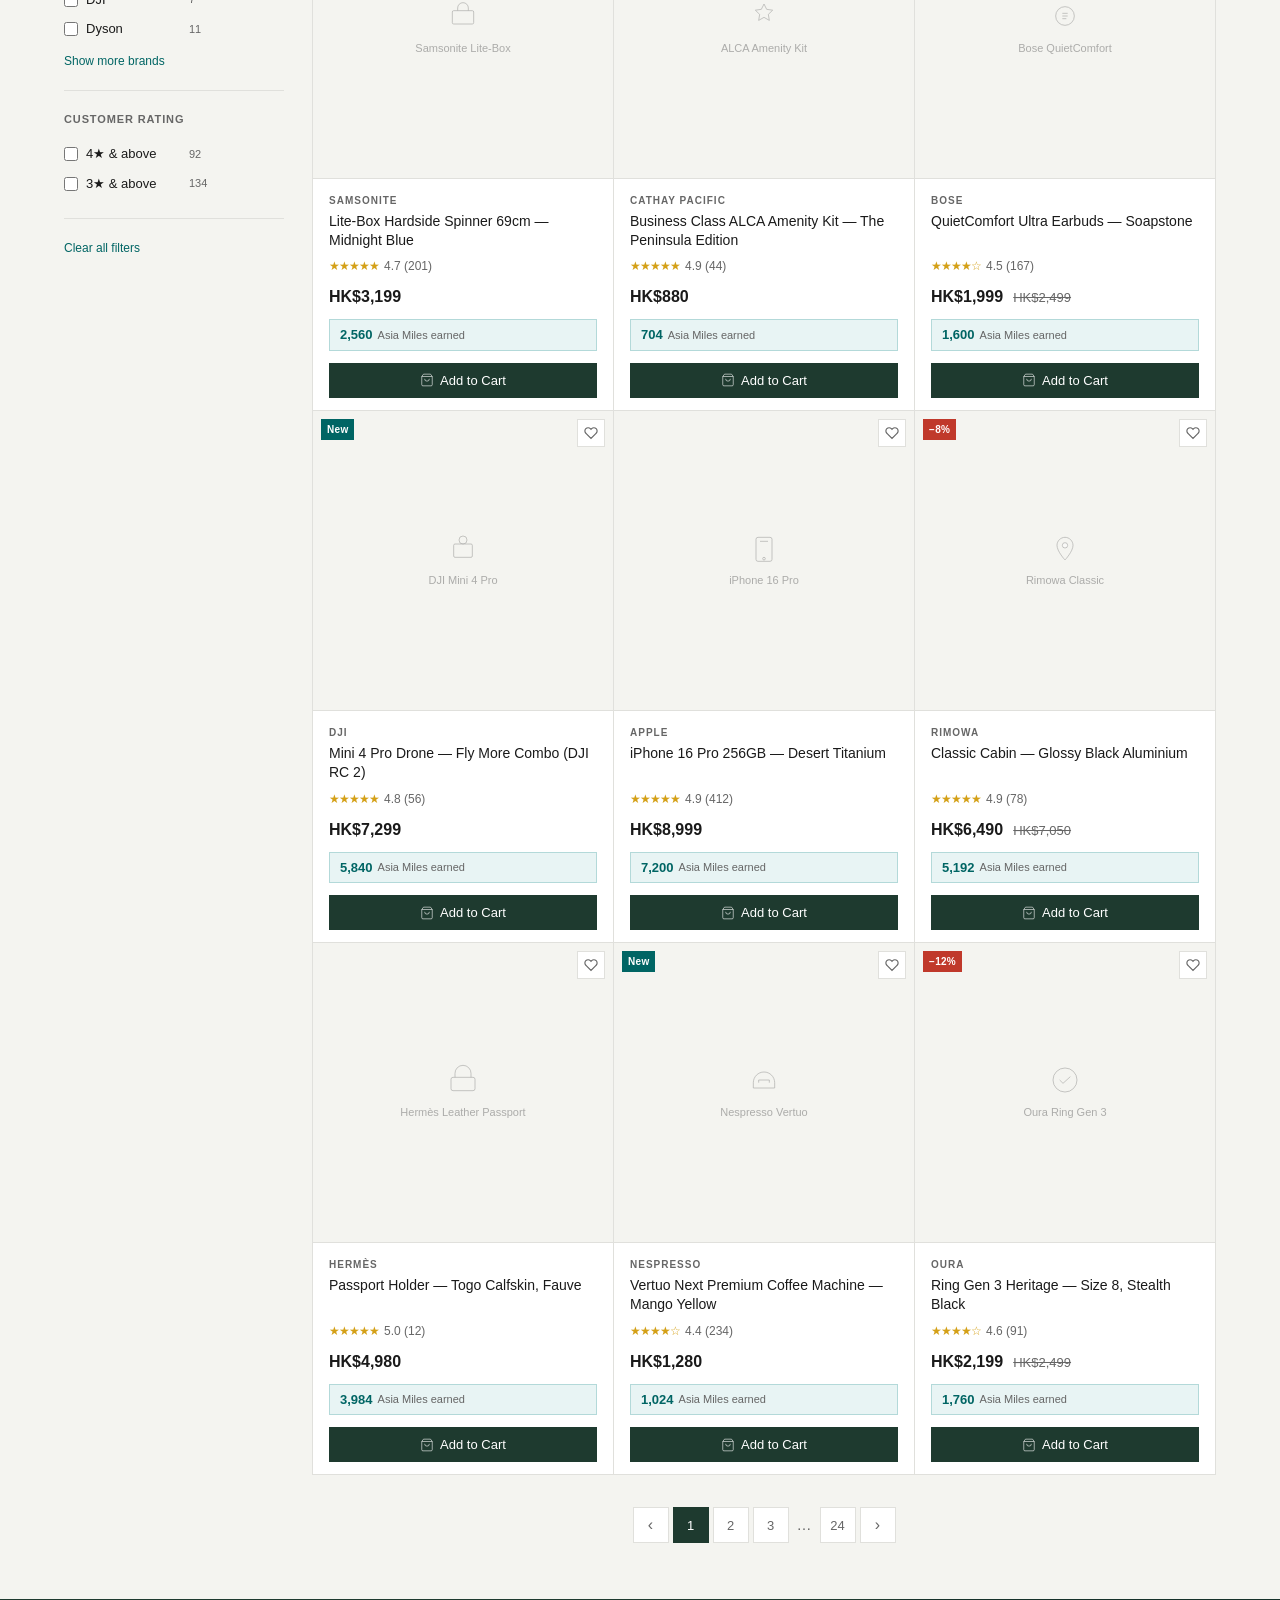
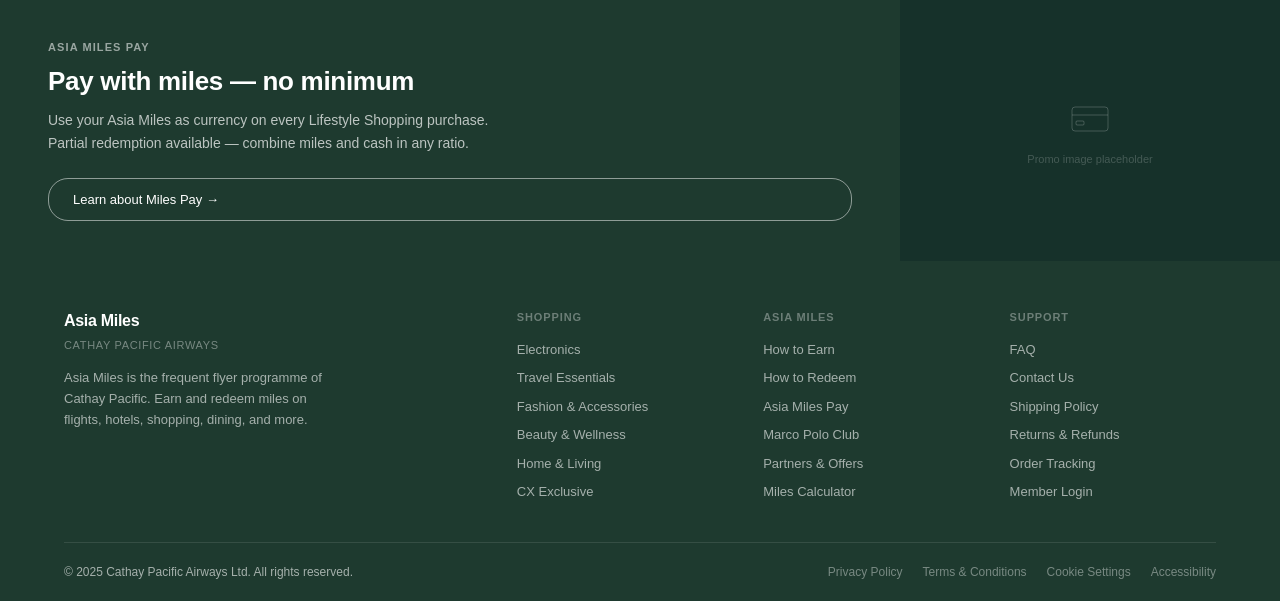
<file: cathay-shop/index.html>
<!doctype html>
<html lang="en">
<head>
<meta charset="UTF-8"/>
<meta name="viewport" content="width=device-width, initial-scale=1.0"/>
<title>Asia Miles Lifestyle Shopping — Cathay Pacific</title>
<style>
/* ═══════════════════════════════════════
   DESIGN SYSTEM — DESIGN.md (Cathay Pacific)
   ═══════════════════════════════════════ */
:root {
  --bg:          #f4f4f0;
  --white:       #ffffff;
  --fg:          #1a1a1a;
  --muted:       #666666;
  --border:      #e0e0dc;
  --green-dark:  #1e3a2f;
  --green-mid:   #2d5a45;
  --teal:        #006564;
  --teal-light:  #e8f4f4;
  --image-bg:    #c8dde8;
  --font: -apple-system, BlinkMacSystemFont, 'Helvetica Neue', Arial, sans-serif;
}

*, *::before, *::after { box-sizing: border-box; margin: 0; padding: 0; }

body {
  font-family: var(--font);
  background: var(--bg);
  color: var(--fg);
  font-size: 15px;
  line-height: 1.5;
}

a { text-decoration: none; color: inherit; }
button { font-family: var(--font); cursor: pointer; border: none; background: none; }

/* ─── UTILITY BAR ─── */
.utility-bar {
  background: var(--bg);
  border-bottom: 1px solid var(--border);
  height: 36px;
  display: flex;
  align-items: center;
  justify-content: space-between;
  padding: 0 24px;
  font-size: 12px;
  font-weight: 500;
  color: var(--muted);
}
.utility-bar__left { display: flex; align-items: center; gap: 20px; }
.utility-bar__right { display: flex; align-items: center; gap: 16px; }
.utility-bar a { color: var(--muted); transition: color 0.15s; }
.utility-bar a:hover { color: var(--teal); }
.util-primary { color: var(--teal) !important; font-weight: 500; }
.util-divider { color: var(--border); user-select: none; }
.util-icon-link { display: flex; align-items: center; gap: 4px; }
.util-icon-link svg { width: 13px; height: 13px; stroke: currentColor; fill: none; }

/* ─── MAIN NAV ─── */
.main-nav {
  background: var(--white);
  border-bottom: 1px solid var(--border);
  position: sticky;
  top: 0;
  z-index: 100;
  height: 60px;
}
.main-nav__inner {
  max-width: 1200px;
  margin: 0 auto;
  padding: 0 24px;
  display: flex;
  align-items: center;
  height: 60px;
  gap: 0;
}
.logo {
  display: flex;
  align-items: center;
  gap: 8px;
  margin-inline-end: 40px;
  flex-shrink: 0;
}
.logo__brandmark {
  display: flex;
  align-items: center;
  gap: 3px;
}
.logo__wing {
  width: 28px;
  height: 28px;
}
.logo__text-block { line-height: 1; }
.logo__cathay { font-size: 13px; font-weight: 700; color: var(--green-dark); letter-spacing: -0.3px; text-transform: uppercase; }
.logo__sub { font-size: 10px; font-weight: 500; color: var(--teal); letter-spacing: 0.05em; text-transform: uppercase; }

.nav-links {
  display: flex;
  align-items: stretch;
  gap: 0;
  height: 60px;
  flex: 1;
  overflow-x: auto;
  scrollbar-width: none;
}
.nav-links::-webkit-scrollbar { display: none; }
.nav-link {
  display: flex;
  align-items: center;
  padding: 0 16px;
  font-size: 14px;
  font-weight: 400;
  color: var(--muted);
  border-bottom: 2px solid transparent;
  white-space: nowrap;
  transition: color 0.15s, border-color 0.15s;
  cursor: pointer;
}
.nav-link:hover { color: var(--teal); }
.nav-link.active { color: var(--fg); border-bottom-color: var(--fg); font-weight: 500; }

.nav-right {
  display: flex;
  align-items: center;
  gap: 12px;
  margin-inline-start: auto;
  flex-shrink: 0;
}
.nav-miles-display {
  font-size: 12px;
  color: var(--muted);
  display: flex;
  align-items: center;
  gap: 4px;
}
.nav-miles-display strong { color: var(--teal); font-weight: 600; }
.btn-signin {
  border: 1px solid var(--border);
  border-radius: 20px;
  padding: 7px 18px;
  font-size: 13px;
  font-weight: 500;
  color: var(--fg);
  background: var(--white);
  transition: border-color 0.15s, color 0.15s;
}
.btn-signin:hover { border-color: var(--teal); color: var(--teal); }
.btn-cart-nav {
  position: relative;
  padding: 8px;
  color: var(--muted);
  transition: color 0.15s;
  border-radius: 4px;
}
.btn-cart-nav:hover { color: var(--fg); }
.btn-cart-nav svg { width: 20px; height: 20px; }
.cart-count {
  position: absolute; top: 2px; right: 2px;
  background: var(--teal); color: #fff;
  font-size: 9px; font-weight: 700;
  width: 14px; height: 14px;
  border-radius: 50%;
  display: flex; align-items: center; justify-content: center;
}
.btn-search-nav {
  padding: 8px;
  color: var(--muted);
  transition: color 0.15s;
}
.btn-search-nav:hover { color: var(--fg); }
.btn-search-nav svg { width: 18px; height: 18px; }

/* ─── CATEGORY SUBNAV ─── */
.cat-nav {
  background: var(--white);
  border-bottom: 1px solid var(--border);
}
.cat-nav__inner {
  max-width: 1200px;
  margin: 0 auto;
  padding: 0 24px;
  display: flex;
  gap: 0;
  overflow-x: auto;
  scrollbar-width: none;
}
.cat-nav__inner::-webkit-scrollbar { display: none; }
.cat-tab {
  padding: 14px 16px;
  font-size: 13px;
  font-weight: 500;
  color: var(--muted);
  border-bottom: 2px solid transparent;
  white-space: nowrap;
  cursor: pointer;
  transition: color 0.15s, border-color 0.15s;
  display: flex;
  align-items: center;
  gap: 6px;
}
.cat-tab:hover { color: var(--teal); }
.cat-tab.active { color: var(--fg); border-bottom-color: var(--fg); }

/* ─── HERO ─── */
.hero {
  min-height: 360px;
  display: grid;
  grid-template-columns: 38% 62%;
  overflow: hidden;
}
.hero__text-panel {
  background: var(--bg);
  padding: 48px 48px 40px;
  display: flex;
  flex-direction: column;
  justify-content: center;
}
.hero__eyebrow {
  font-size: 13px;
  font-weight: 500;
  color: var(--teal);
  letter-spacing: 0.01em;
  margin-bottom: 12px;
  display: flex;
  align-items: center;
  gap: 6px;
}
.hero__eyebrow::before {
  content: '';
  display: block;
  width: 20px; height: 1.5px;
  background: var(--teal);
  flex-shrink: 0;
}
.hero__headline {
  font-size: clamp(28px, 3.5vw, 44px);
  font-weight: 700;
  line-height: 1.15;
  letter-spacing: -0.5px;
  color: var(--fg);
  margin-bottom: 14px;
}
.hero__headline em { color: var(--teal); font-style: normal; }
.hero__body {
  font-size: 14px;
  font-weight: 400;
  color: var(--muted);
  line-height: 1.6;
  max-width: 320px;
  margin-bottom: 28px;
}
.hero__actions { display: flex; gap: 12px; flex-wrap: wrap; align-items: center; }
.btn-cta {
  background: var(--green-dark);
  color: #fff;
  padding: 13px 28px;
  font-size: 14px;
  font-weight: 500;
  border-radius: 0;
  transition: background 0.15s;
  display: inline-block;
}
.btn-cta:hover { background: var(--green-mid); }
.hero-learn-link {
  font-size: 13px;
  color: var(--teal);
  font-weight: 500;
  display: flex;
  align-items: center;
  gap: 4px;
  border-bottom: 1px solid transparent;
  transition: border-color 0.15s;
}
.hero-learn-link:hover { border-bottom-color: var(--teal); }

/* hero slider dots */
.hero__slider-ctrl {
  display: flex;
  align-items: center;
  gap: 12px;
  margin-top: 32px;
}
.hero__dot {
  font-size: 12px;
  font-weight: 400;
  color: var(--muted);
  letter-spacing: 0.5px;
  cursor: pointer;
  padding-bottom: 2px;
  border-bottom: 1.5px solid transparent;
  transition: color 0.15s, border-color 0.15s;
}
.hero__dot.active { font-weight: 700; color: var(--fg); border-bottom-color: var(--fg); }
.hero__pause {
  margin-inline-start: auto;
  color: var(--muted);
  font-size: 18px;
  cursor: pointer;
  transition: color 0.15s;
}
.hero__pause:hover { color: var(--fg); }

.hero__image-panel {
  background: var(--image-bg);
  position: relative;
  overflow: hidden;
  display: flex;
  align-items: center;
  justify-content: center;
}
.hero__image-placeholder {
  width: 100%;
  height: 100%;
  display: flex;
  flex-direction: column;
  align-items: center;
  justify-content: center;
  gap: 10px;
  color: rgba(255,255,255,0.5);
  font-size: 13px;
}
.hero__image-placeholder svg { width: 48px; height: 48px; stroke: rgba(255,255,255,0.4); fill: none; }
.hero__image-placeholder span { font-size: 12px; opacity: 0.6; }
/* campaign tag top-left on image panel */
.hero__campaign-tag {
  position: absolute;
  top: 20px; left: 20px;
  background: var(--green-dark);
  color: #fff;
  font-size: 11px;
  font-weight: 600;
  letter-spacing: 0.06em;
  text-transform: uppercase;
  padding: 5px 10px;
}

/* ─── SECTION WRAPPER ─── */
.section-wrap {
  max-width: 1200px;
  margin: 0 auto;
  padding: 0 24px;
}

/* ─── PROMO TILES ─── */
.promo-section {
  padding: 28px 0;
  background: var(--white);
  border-bottom: 1px solid var(--border);
}
.promo-grid {
  display: grid;
  grid-template-columns: repeat(3, 1fr);
  gap: 16px;
}
.promo-tile {
  border: 1px solid var(--border);
  background: var(--bg);
  display: grid;
  grid-template-columns: 120px 1fr;
  overflow: hidden;
  cursor: pointer;
  transition: border-color 0.15s;
}
.promo-tile:hover { border-color: var(--teal); }
.promo-tile__img {
  background: var(--image-bg);
  display: flex; align-items: center; justify-content: center;
  color: rgba(255,255,255,0.45);
  font-size: 11px;
  flex-direction: column;
  gap: 6px;
}
.promo-tile__img svg { width: 28px; height: 28px; stroke: rgba(255,255,255,0.45); fill: none; }
.promo-tile__body { padding: 16px; }
.promo-tile__eyebrow { font-size: 11px; font-weight: 500; color: var(--teal); letter-spacing: 0.08em; text-transform: uppercase; margin-bottom: 4px; }
.promo-tile__title { font-size: 14px; font-weight: 600; color: var(--fg); line-height: 1.3; margin-bottom: 6px; }
.promo-tile__sub { font-size: 12px; color: var(--muted); line-height: 1.4; }
.promo-tile__cta { display: inline-block; margin-top: 10px; font-size: 12px; font-weight: 500; color: var(--teal); }
.promo-tile__cta:hover { text-decoration: underline; }

/* ─── SHOP LAYOUT ─── */
.shop-section { padding: 32px 0 56px; }
.shop-layout {
  display: grid;
  grid-template-columns: 220px 1fr;
  gap: 28px;
  align-items: start;
}

/* ─── SIDEBAR FILTERS ─── */
.sidebar { font-size: 13px; }
.sidebar__section { border-bottom: 1px solid var(--border); padding-bottom: 20px; margin-bottom: 20px; }
.sidebar__section:last-child { border-bottom: none; margin-bottom: 0; }
.sidebar__title {
  font-size: 11px;
  font-weight: 600;
  letter-spacing: 0.08em;
  text-transform: uppercase;
  color: var(--muted);
  margin-bottom: 12px;
}
.filter-option {
  display: flex;
  align-items: center;
  gap: 8px;
  padding: 5px 0;
  cursor: pointer;
  color: var(--fg);
  transition: color 0.15s;
}
.filter-option:hover { color: var(--teal); }
.filter-option input[type="checkbox"] { accent-color: var(--teal); width: 14px; height: 14px; }
.filter-option span { flex: 1; }
.filter-option .count { font-size: 11px; color: var(--muted); }
.price-range { margin-top: 8px; }
.price-range input[type="range"] { width: 100%; accent-color: var(--teal); }
.price-range__vals { display: flex; justify-content: space-between; font-size: 11px; color: var(--muted); margin-top: 4px; }
.clear-filters { font-size: 12px; color: var(--teal); cursor: pointer; margin-top: 8px; display: block; }
.clear-filters:hover { text-decoration: underline; }

/* miles earn range chips */
.miles-chip {
  display: inline-flex;
  align-items: center;
  gap: 4px;
  border: 1px solid var(--border);
  border-radius: 20px;
  padding: 5px 12px;
  font-size: 12px;
  color: var(--muted);
  cursor: pointer;
  margin: 3px 3px 3px 0;
  transition: border-color 0.15s, color 0.15s, background 0.15s;
}
.miles-chip:hover { border-color: var(--teal); color: var(--teal); background: var(--teal-light); }
.miles-chip.active { border-color: var(--teal); color: var(--teal); background: var(--teal-light); }

/* ─── PRODUCT AREA ─── */
.product-area {}
.product-area__header {
  display: flex;
  align-items: center;
  justify-content: space-between;
  margin-bottom: 18px;
  padding-bottom: 14px;
  border-bottom: 1px solid var(--border);
}
.product-area__title { font-size: 18px; font-weight: 600; color: var(--fg); letter-spacing: -0.3px; }
.product-area__count { font-size: 13px; color: var(--muted); margin-inline-start: 8px; }
.product-area__sort {
  display: flex;
  align-items: center;
  gap: 8px;
  font-size: 13px;
  color: var(--muted);
}
.sort-select {
  border: 1px solid var(--border);
  padding: 6px 12px;
  font-size: 13px;
  color: var(--fg);
  background: var(--white);
  font-family: var(--font);
  cursor: pointer;
  border-radius: 0;
  appearance: none;
  padding-inline-end: 28px;
  background-image: url("data:image/svg+xml,%3Csvg xmlns='http://www.w3.org/2000/svg' width='10' height='6' viewBox='0 0 10 6'%3E%3Cpath d='M1 1l4 4 4-4' stroke='%23666' stroke-width='1.5' fill='none' stroke-linecap='round'/%3E%3C/svg%3E");
  background-repeat: no-repeat;
  background-position: right 10px center;
}
.filter-chips-bar {
  display: flex;
  gap: 6px;
  margin-bottom: 20px;
  flex-wrap: wrap;
}
.f-chip {
  border: 1px solid var(--border);
  border-radius: 20px;
  padding: 6px 14px;
  font-size: 12px;
  font-weight: 500;
  color: var(--muted);
  background: var(--white);
  cursor: pointer;
  transition: all 0.15s;
  white-space: nowrap;
}
.f-chip:hover { border-color: var(--teal); color: var(--teal); background: var(--teal-light); }
.f-chip.active { border-color: var(--teal); color: var(--teal); background: var(--teal-light); }

/* ─── PRODUCT GRID ─── */
.product-grid {
  display: grid;
  grid-template-columns: repeat(3, 1fr);
  gap: 1px;
  background: var(--border);
  border: 1px solid var(--border);
}
.product-card {
  background: var(--white);
  display: flex;
  flex-direction: column;
  cursor: pointer;
  transition: background 0.15s;
  position: relative;
}
.product-card:hover { background: #fafaf8; }

.product-card__image-wrap {
  position: relative;
  aspect-ratio: 1;
  background: var(--bg);
  display: flex;
  align-items: center;
  justify-content: center;
  overflow: hidden;
  border-bottom: 1px solid var(--border);
}
.product-card__img-placeholder {
  display: flex;
  flex-direction: column;
  align-items: center;
  justify-content: center;
  gap: 8px;
  color: var(--muted);
  font-size: 11px;
  opacity: 0.5;
  text-align: center;
  padding: 12px;
}
.product-card__img-placeholder svg { width: 32px; height: 32px; stroke: var(--muted); fill: none; }

.product-card__badges {
  position: absolute;
  top: 8px; left: 8px;
  display: flex;
  flex-direction: column;
  gap: 3px;
  z-index: 2;
}
.badge {
  display: inline-flex;
  align-items: center;
  gap: 3px;
  font-size: 10px;
  font-weight: 600;
  padding: 3px 6px;
  letter-spacing: 0.03em;
}
.badge--sale { background: #c0392b; color: #fff; }
.badge--new { background: var(--teal); color: #fff; }
.badge--exclusive { background: var(--green-dark); color: #fff; }

.product-card__wishlist {
  position: absolute;
  top: 8px; right: 8px;
  width: 28px; height: 28px;
  border: 1px solid var(--border);
  background: var(--white);
  display: flex; align-items: center; justify-content: center;
  color: var(--muted);
  z-index: 2;
  transition: color 0.15s;
  cursor: pointer;
}
.product-card__wishlist:hover { color: #c0392b; }
.product-card__wishlist svg { width: 14px; height: 14px; }

.product-card__body { padding: 14px 16px 12px; flex: 1; display: flex; flex-direction: column; }
.product-card__brand { font-size: 10px; font-weight: 600; letter-spacing: 0.1em; text-transform: uppercase; color: var(--muted); margin-bottom: 4px; }
.product-card__name { font-size: 14px; font-weight: 500; color: var(--fg); line-height: 1.35; margin-bottom: 8px; flex: 1; }

.product-card__rating {
  display: flex;
  align-items: center;
  gap: 5px;
  font-size: 12px;
  color: var(--muted);
  margin-bottom: 10px;
}
.stars { color: #d4a017; letter-spacing: -1px; font-size: 12px; }

.product-card__price { margin-bottom: 10px; }
.price-current { font-size: 16px; font-weight: 600; color: var(--fg); }
.price-original { font-size: 13px; color: var(--muted); text-decoration: line-through; margin-inline-start: 6px; }

.miles-earn {
  display: flex;
  align-items: center;
  gap: 5px;
  background: var(--teal-light);
  border: 1px solid #b3d9d9;
  padding: 5px 10px;
  font-size: 12px;
  margin-bottom: 12px;
}
.miles-earn__num { font-weight: 700; color: var(--teal); font-size: 13px; }
.miles-earn__label { color: var(--muted); font-size: 11px; }

.btn-add-cart {
  width: 100%;
  background: var(--green-dark);
  color: #fff;
  padding: 10px 16px;
  font-size: 13px;
  font-weight: 500;
  border-radius: 0;
  transition: background 0.15s;
  text-align: center;
  display: flex; align-items: center; justify-content: center; gap: 6px;
}
.btn-add-cart:hover { background: var(--green-mid); }
.btn-add-cart svg { width: 14px; height: 14px; stroke: #fff; fill: none; }

/* ─── PAGINATION ─── */
.pagination {
  display: flex;
  align-items: center;
  justify-content: center;
  gap: 4px;
  padding: 32px 0 0;
}
.page-btn {
  width: 36px; height: 36px;
  display: flex; align-items: center; justify-content: center;
  font-size: 13px;
  font-weight: 500;
  color: var(--muted);
  border: 1px solid var(--border);
  cursor: pointer;
  transition: all 0.15s;
  background: var(--white);
}
.page-btn:hover { border-color: var(--teal); color: var(--teal); }
.page-btn.active { background: var(--green-dark); color: #fff; border-color: var(--green-dark); }
.page-btn.arrow { font-size: 16px; }

/* ─── FEATURED BANNER (mid-page) ─── */
.mid-banner {
  background: var(--green-dark);
  margin: 0;
  padding: 0;
  display: grid;
  grid-template-columns: 1fr 380px;
  min-height: 200px;
  overflow: hidden;
}
.mid-banner__text {
  padding: 40px 48px;
  display: flex;
  flex-direction: column;
  justify-content: center;
  color: #fff;
}
.mid-banner__eyebrow { font-size: 11px; font-weight: 600; letter-spacing: 0.1em; text-transform: uppercase; color: rgba(255,255,255,0.55); margin-bottom: 10px; }
.mid-banner__title { font-size: 26px; font-weight: 700; line-height: 1.2; letter-spacing: -0.3px; margin-bottom: 12px; }
.mid-banner__body { font-size: 14px; color: rgba(255,255,255,0.7); line-height: 1.6; margin-bottom: 24px; max-width: 480px; }
.btn-cta-light {
  display: inline-block;
  border: 1.5px solid rgba(255,255,255,0.5);
  color: #fff;
  padding: 11px 24px;
  font-size: 13px;
  font-weight: 500;
  border-radius: 20px;
  transition: border-color 0.15s, background 0.15s;
}
.btn-cta-light:hover { border-color: #fff; background: rgba(255,255,255,0.1); }
.mid-banner__img {
  background: #16312a;
  display: flex;
  align-items: center;
  justify-content: center;
  color: rgba(255,255,255,0.2);
  font-size: 12px;
  flex-direction: column;
  gap: 10px;
}
.mid-banner__img svg { width: 40px; height: 40px; stroke: rgba(255,255,255,0.2); fill: none; }

/* ─── FOOTER ─── */
.site-footer {
  background: var(--green-dark);
  color: rgba(255,255,255,0.6);
  padding: 48px 0 0;
  margin-top: 0;
  border-top: none;
}
.footer-inner { max-width: 1200px; margin: 0 auto; padding: 0 24px; }
.footer-grid {
  display: grid;
  grid-template-columns: 2fr 1fr 1fr 1fr;
  gap: 40px;
  padding-bottom: 40px;
  border-bottom: 1px solid rgba(255,255,255,0.1);
}
.footer-brand__logo { font-size: 16px; font-weight: 700; color: #fff; letter-spacing: -0.3px; margin-bottom: 4px; }
.footer-brand__sub { font-size: 11px; color: rgba(255,255,255,0.4); text-transform: uppercase; letter-spacing: 0.06em; margin-bottom: 14px; }
.footer-brand__copy { font-size: 13px; line-height: 1.6; max-width: 260px; }
.footer-col__title { font-size: 11px; font-weight: 600; letter-spacing: 0.08em; text-transform: uppercase; color: rgba(255,255,255,0.35); margin-bottom: 14px; }
.footer-col__links { display: flex; flex-direction: column; gap: 9px; }
.footer-col__links a { font-size: 13px; color: rgba(255,255,255,0.6); transition: color 0.15s; }
.footer-col__links a:hover { color: #fff; }
.footer-bottom {
  padding: 20px 0;
  display: flex;
  align-items: center;
  justify-content: space-between;
  font-size: 12px;
}
.footer-legal { display: flex; gap: 20px; }
.footer-legal a { color: rgba(255,255,255,0.4); transition: color 0.15s; }
.footer-legal a:hover { color: rgba(255,255,255,0.7); }

/* ─── RESPONSIVE ─── */
@media (max-width: 900px) {
  .hero { grid-template-columns: 1fr; }
  .hero__image-panel { height: 240px; }
  .promo-grid { grid-template-columns: 1fr 1fr; }
  .shop-layout { grid-template-columns: 1fr; }
  .sidebar { display: none; }
  .product-grid { grid-template-columns: repeat(2, 1fr); }
  .footer-grid { grid-template-columns: 1fr 1fr; gap: 28px; }
  .mid-banner { grid-template-columns: 1fr; }
  .mid-banner__img { height: 140px; }
}
@media (max-width: 640px) {
  .utility-bar { flex-direction: column; height: auto; padding: 8px 24px; gap: 6px; font-size: 11px; }
  .nav-links { display: none; }
  .promo-grid { grid-template-columns: 1fr; }
  .footer-grid { grid-template-columns: 1fr; gap: 20px; }
  .footer-bottom { flex-direction: column; gap: 10px; text-align: center; }
  .footer-legal { flex-wrap: wrap; justify-content: center; gap: 12px; }
  .hero__text-panel { padding: 32px 24px; }
  .cat-tab { padding: 12px 12px; font-size: 12px; }
}
</style>
</head>
<body>

<!-- ─── UTILITY BAR ─── -->
<div class="utility-bar">
  <div class="utility-bar__left">
    <a href="#" class="util-primary">Asia Miles</a>
    <span class="util-divider">|</span>
    <a href="#">Flights</a>
    <a href="#">Hotels &amp; Holidays</a>
    <a href="#">Lifestyle Shopping</a>
    <a href="#">Asia Miles Pay</a>
    <a href="#">Dining &amp; Leisure</a>
    <a href="#">Experiences</a>
  </div>
  <div class="utility-bar__right">
    <a href="#" class="util-icon-link">
      <svg viewBox="0 0 16 16"><circle cx="8" cy="6" r="3"/><path d="M2 14c0-3.3 2.7-6 6-6s6 2.7 6 6"/></svg>
      My Account
    </a>
    <a href="#" class="util-icon-link">
      <svg viewBox="0 0 16 16"><path d="M8 1l2 4 5 .7-3.5 3.4.8 4.9L8 11.5l-4.3 2.5.8-4.9L1 5.7 6 5z"/></svg>
      1,250,480 miles
    </a>
    <a href="#">Help</a>
  </div>
</div>

<!-- ─── MAIN NAV ─── -->
<nav class="main-nav">
  <div class="main-nav__inner">
    <!-- Logo -->
    <a class="logo" href="#">
      <div class="logo__brandmark">
        <svg class="logo__wing" viewBox="0 0 32 32" fill="none">
          <!-- Stylised Cathay brushstroke wing mark -->
          <path d="M4 24 C8 16, 16 8, 28 6" stroke="#1e3a2f" stroke-width="3" stroke-linecap="round"/>
          <path d="M4 24 C12 20, 22 16, 28 10" stroke="#006564" stroke-width="2" stroke-linecap="round" opacity="0.7"/>
          <path d="M4 24 C10 22, 20 22, 28 14" stroke="#006564" stroke-width="1.5" stroke-linecap="round" opacity="0.4"/>
        </svg>
      </div>
      <div class="logo__text-block">
        <div class="logo__cathay">Cathay</div>
        <div class="logo__sub">Asia Miles</div>
      </div>
    </a>

    <!-- Nav links -->
    <div class="nav-links" role="tablist">
      <div class="nav-link" role="tab">Earn Miles</div>
      <div class="nav-link active" role="tab">Shopping</div>
      <div class="nav-link" role="tab">Travel</div>
      <div class="nav-link" role="tab">Dining</div>
      <div class="nav-link" role="tab">Experiences</div>
      <div class="nav-link" role="tab">Redeem Miles</div>
      <div class="nav-link" role="tab">Promotions</div>
    </div>

    <!-- Right actions -->
    <div class="nav-right">
      <div class="nav-miles-display">
        Balance: <strong>1,250,480 mi</strong>
      </div>
      <button class="btn-search-nav" aria-label="Search">
        <svg viewBox="0 0 24 24" fill="none" stroke="currentColor" stroke-width="2" stroke-linecap="round"><circle cx="11" cy="11" r="8"/><line x1="21" y1="21" x2="16.65" y2="16.65"/></svg>
      </button>
      <button class="btn-cart-nav" aria-label="Cart (2 items)">
        <svg viewBox="0 0 24 24" fill="none" stroke="currentColor" stroke-width="2" stroke-linecap="round"><path d="M6 2L3 6v14a2 2 0 002 2h14a2 2 0 002-2V6l-3-4z"/><line x1="3" y1="6" x2="21" y2="6"/><path d="M16 10a4 4 0 01-8 0"/></svg>
        <span class="cart-count">2</span>
      </button>
      <button class="btn-signin">Sign In</button>
    </div>
  </div>
</nav>

<!-- ─── CATEGORY SUBNAV ─── -->
<div class="cat-nav">
  <div class="cat-nav__inner">
    <div class="cat-tab active">All Categories</div>
    <div class="cat-tab">Electronics</div>
    <div class="cat-tab">Travel Essentials</div>
    <div class="cat-tab">Fashion &amp; Accessories</div>
    <div class="cat-tab">Beauty &amp; Wellness</div>
    <div class="cat-tab">Food &amp; Beverage</div>
    <div class="cat-tab">Home &amp; Living</div>
    <div class="cat-tab">Experiences</div>
    <div class="cat-tab">CX Exclusive</div>
    <div class="cat-tab">Brands</div>
  </div>
</div>

<!-- ─── HERO BANNER ─── -->
<section class="hero" aria-label="Featured offer">
  <div class="hero__text-panel">
    <div class="hero__eyebrow">Lifestyle Privileges</div>
    <h1 class="hero__headline">Earn <em>triple miles</em><br>on every purchase</h1>
    <p class="hero__body">Shop from over 500 lifestyle brands and earn Asia Miles on every dollar spent. Redeem for flights, upgrades, and more.</p>
    <div class="hero__actions">
      <a href="#" class="btn-cta">Shop Now</a>
      <a href="#" class="hero-learn-link">How miles work →</a>
    </div>
    <div class="hero__slider-ctrl">
      <span class="hero__dot active">01</span>
      <span class="hero__dot">02</span>
      <span class="hero__dot">03</span>
      <span class="hero__dot">04</span>
      <span class="hero__pause">⏸</span>
    </div>
  </div>
  <div class="hero__image-panel">
    <div class="hero__campaign-tag">Limited Offer</div>
    <div class="hero__image-placeholder">
      <svg viewBox="0 0 48 48"><rect x="4" y="12" width="40" height="28" rx="2"/><circle cx="15" cy="20" r="4"/><path d="M4 32l10-8 8 6 8-10 14 18"/></svg>
      <span>Hero campaign image</span>
    </div>
  </div>
</section>

<!-- ─── PROMO TILES ─── -->
<section class="promo-section">
  <div class="section-wrap">
    <div class="promo-grid">
      <!-- Tile 1 -->
      <div class="promo-tile">
        <div class="promo-tile__img">
          <svg viewBox="0 0 32 32"><rect x="4" y="8" width="24" height="16" rx="1"/><path d="M10 24v3M22 24v3M7 27h18"/></svg>
          Image
        </div>
        <div class="promo-tile__body">
          <div class="promo-tile__eyebrow">Electronics</div>
          <div class="promo-tile__title">Apple MacBook Pro 14" — M3 Pro</div>
          <div class="promo-tile__sub">Earn up to 12,000 miles on this purchase</div>
          <a href="#" class="promo-tile__cta">View offer →</a>
        </div>
      </div>
      <!-- Tile 2 -->
      <div class="promo-tile">
        <div class="promo-tile__img">
          <svg viewBox="0 0 32 32"><path d="M16 4a8 8 0 100 16A8 8 0 0016 4zM4 28s2-6 12-6 12 6 12 6"/></svg>
          Image
        </div>
        <div class="promo-tile__body">
          <div class="promo-tile__eyebrow">CX Exclusive</div>
          <div class="promo-tile__title">Marco Polo Club Premium Carry-On</div>
          <div class="promo-tile__sub">Earn 4× miles — Marco Polo members only</div>
          <a href="#" class="promo-tile__cta">View offer →</a>
        </div>
      </div>
      <!-- Tile 3 -->
      <div class="promo-tile">
        <div class="promo-tile__img">
          <svg viewBox="0 0 32 32"><circle cx="16" cy="16" r="12"/><path d="M12 10l8 6-8 6"/></svg>
          Image
        </div>
        <div class="promo-tile__body">
          <div class="promo-tile__eyebrow">Travel</div>
          <div class="promo-tile__title">Samsonite Lite-Box Hardside Spinner</div>
          <div class="promo-tile__sub">10% off + 3,200 Asia Miles</div>
          <a href="#" class="promo-tile__cta">View offer →</a>
        </div>
      </div>
    </div>
  </div>
</section>

<!-- ─── MAIN SHOP ─── -->
<section class="shop-section">
  <div class="section-wrap">
    <div class="shop-layout">

      <!-- SIDEBAR -->
      <aside class="sidebar" aria-label="Filters">
        <div class="sidebar__section">
          <div class="sidebar__title">Categories</div>
          <label class="filter-option"><input type="checkbox" checked> <span>Electronics</span> <span class="count">148</span></label>
          <label class="filter-option"><input type="checkbox"> <span>Travel Essentials</span> <span class="count">87</span></label>
          <label class="filter-option"><input type="checkbox"> <span>Fashion &amp; Accessories</span> <span class="count">213</span></label>
          <label class="filter-option"><input type="checkbox"> <span>Beauty &amp; Wellness</span> <span class="count">95</span></label>
          <label class="filter-option"><input type="checkbox"> <span>Home &amp; Living</span> <span class="count">62</span></label>
          <label class="filter-option"><input type="checkbox"> <span>Food &amp; Beverage</span> <span class="count">44</span></label>
          <label class="filter-option"><input type="checkbox"> <span>CX Exclusive</span> <span class="count">18</span></label>
        </div>

        <div class="sidebar__section">
          <div class="sidebar__title">Miles Earn</div>
          <div>
            <span class="miles-chip active">500+ mi</span>
            <span class="miles-chip">1,000+ mi</span>
            <span class="miles-chip">5,000+ mi</span>
            <span class="miles-chip">10,000+ mi</span>
          </div>
        </div>

        <div class="sidebar__section">
          <div class="sidebar__title">Price (HKD)</div>
          <div class="price-range">
            <input type="range" min="0" max="20000" value="8000">
            <div class="price-range__vals"><span>HK$0</span><span>HK$20,000</span></div>
          </div>
        </div>

        <div class="sidebar__section">
          <div class="sidebar__title">Brands</div>
          <label class="filter-option"><input type="checkbox"> <span>Apple</span> <span class="count">24</span></label>
          <label class="filter-option"><input type="checkbox"> <span>Sony</span> <span class="count">18</span></label>
          <label class="filter-option"><input type="checkbox"> <span>Bose</span> <span class="count">12</span></label>
          <label class="filter-option"><input type="checkbox"> <span>Samsonite</span> <span class="count">9</span></label>
          <label class="filter-option"><input type="checkbox"> <span>DJI</span> <span class="count">7</span></label>
          <label class="filter-option"><input type="checkbox"> <span>Dyson</span> <span class="count">11</span></label>
          <a href="#" class="clear-filters">Show more brands</a>
        </div>

        <div class="sidebar__section">
          <div class="sidebar__title">Customer Rating</div>
          <label class="filter-option"><input type="checkbox"> <span>4★ &amp; above</span> <span class="count">92</span></label>
          <label class="filter-option"><input type="checkbox"> <span>3★ &amp; above</span> <span class="count">134</span></label>
        </div>

        <a href="#" class="clear-filters">Clear all filters</a>
      </aside>

      <!-- PRODUCT AREA -->
      <div class="product-area">
        <div class="product-area__header">
          <div>
            <span class="product-area__title">Cathay Pacific</span>
            <span class="product-area__count">648 products</span>
          </div>
          <div class="product-area__sort">
            Sort by:
            <select class="sort-select" aria-label="Sort products">
              <option>Best Selling</option>
              <option>Miles: High to Low</option>
              <option>Price: Low to High</option>
              <option>Price: High to Low</option>
              <option>Newest Arrivals</option>
              <option>Top Rated</option>
            </select>
          </div>
        </div>

        <!-- Quick filter chips -->
        <div class="filter-chips-bar">
          <span class="f-chip active">All</span>
          <span class="f-chip">On Sale</span>
          <span class="f-chip">New Arrivals</span>
          <span class="f-chip">CX Exclusive</span>
          <span class="f-chip">Free Shipping</span>
          <span class="f-chip">Triple Miles</span>
        </div>

        <!-- Product grid (12 cards) -->
        <div class="product-grid">

          <!-- 1 -->
          <div class="product-card">
            <div class="product-card__image-wrap">
              <div class="product-card__badges">
                <span class="badge badge--sale">−15%</span>
                <span class="badge badge--exclusive">CX Exclusive</span>
              </div>
              <button class="product-card__wishlist" aria-label="Save to wishlist">
                <svg viewBox="0 0 24 24" stroke="currentColor" stroke-width="2" fill="none"><path d="M20.84 4.61a5.5 5.5 0 00-7.78 0L12 5.67l-1.06-1.06a5.5 5.5 0 00-7.78 7.78l1.06 1.06L12 21.23l7.78-7.78 1.06-1.06a5.5 5.5 0 000-7.78z"/></svg>
              </button>
              <div class="product-card__img-placeholder">
                <svg viewBox="0 0 48 48"><rect x="4" y="8" width="40" height="28" rx="2"/><circle cx="14" cy="18" r="4"/><path d="M4 30l12-10 10 8 6-7 12 15"/></svg>
                Apple MacBook Pro
              </div>
            </div>
            <div class="product-card__body">
              <div class="product-card__brand">Apple</div>
              <div class="product-card__name">MacBook Pro 14" M3 Pro, 18GB RAM, 512GB</div>
              <div class="product-card__rating">
                <span class="stars">★★★★★</span>
                <span>4.8 (132)</span>
              </div>
              <div class="product-card__price">
                <span class="price-current">HK$14,999</span>
                <span class="price-original">HK$17,599</span>
              </div>
              <div class="miles-earn">
                <span class="miles-earn__num">12,000</span>
                <span class="miles-earn__label">Asia Miles earned</span>
              </div>
              <button class="btn-add-cart">
                <svg viewBox="0 0 24 24"><path d="M6 2L3 6v14a2 2 0 002 2h14a2 2 0 002-2V6l-3-4z"/><line x1="3" y1="6" x2="21" y2="6"/><path d="M16 10a4 4 0 01-8 0"/></svg>
                Add to Cart
              </button>
            </div>
          </div>

          <!-- 2 -->
          <div class="product-card">
            <div class="product-card__image-wrap">
              <div class="product-card__badges">
                <span class="badge badge--new">New</span>
              </div>
              <button class="product-card__wishlist" aria-label="Save to wishlist">
                <svg viewBox="0 0 24 24" stroke="currentColor" stroke-width="2" fill="none"><path d="M20.84 4.61a5.5 5.5 0 00-7.78 0L12 5.67l-1.06-1.06a5.5 5.5 0 00-7.78 7.78l1.06 1.06L12 21.23l7.78-7.78 1.06-1.06a5.5 5.5 0 000-7.78z"/></svg>
              </button>
              <div class="product-card__img-placeholder">
                <svg viewBox="0 0 48 48"><circle cx="24" cy="24" r="16"/><path d="M16 24l6 6 10-12"/></svg>
                Sony WH-1000XM5
              </div>
            </div>
            <div class="product-card__body">
              <div class="product-card__brand">Sony</div>
              <div class="product-card__name">WH-1000XM5 Wireless Noise Cancelling Headphones</div>
              <div class="product-card__rating">
                <span class="stars">★★★★★</span>
                <span>4.9 (308)</span>
              </div>
              <div class="product-card__price">
                <span class="price-current">HK$2,699</span>
              </div>
              <div class="miles-earn">
                <span class="miles-earn__num">2,160</span>
                <span class="miles-earn__label">Asia Miles earned</span>
              </div>
              <button class="btn-add-cart">
                <svg viewBox="0 0 24 24"><path d="M6 2L3 6v14a2 2 0 002 2h14a2 2 0 002-2V6l-3-4z"/><line x1="3" y1="6" x2="21" y2="6"/><path d="M16 10a4 4 0 01-8 0"/></svg>
                Add to Cart
              </button>
            </div>
          </div>

          <!-- 3 -->
          <div class="product-card">
            <div class="product-card__image-wrap">
              <div class="product-card__badges">
                <span class="badge badge--sale">−10%</span>
              </div>
              <button class="product-card__wishlist" aria-label="Save to wishlist">
                <svg viewBox="0 0 24 24" stroke="currentColor" stroke-width="2" fill="none"><path d="M20.84 4.61a5.5 5.5 0 00-7.78 0L12 5.67l-1.06-1.06a5.5 5.5 0 00-7.78 7.78l1.06 1.06L12 21.23l7.78-7.78 1.06-1.06a5.5 5.5 0 000-7.78z"/></svg>
              </button>
              <div class="product-card__img-placeholder">
                <svg viewBox="0 0 48 48"><path d="M8 36V20l16-12 16 12v16H8z"/><path d="M18 36V28h12v8"/></svg>
                Dyson V15 Detect
              </div>
            </div>
            <div class="product-card__body">
              <div class="product-card__brand">Dyson</div>
              <div class="product-card__name">V15 Detect Absolute Cordless Vacuum</div>
              <div class="product-card__rating">
                <span class="stars">★★★★☆</span>
                <span>4.6 (89)</span>
              </div>
              <div class="product-card__price">
                <span class="price-current">HK$5,490</span>
                <span class="price-original">HK$6,100</span>
              </div>
              <div class="miles-earn">
                <span class="miles-earn__num">4,392</span>
                <span class="miles-earn__label">Asia Miles earned</span>
              </div>
              <button class="btn-add-cart">
                <svg viewBox="0 0 24 24"><path d="M6 2L3 6v14a2 2 0 002 2h14a2 2 0 002-2V6l-3-4z"/><line x1="3" y1="6" x2="21" y2="6"/><path d="M16 10a4 4 0 01-8 0"/></svg>
                Add to Cart
              </button>
            </div>
          </div>

          <!-- 4 -->
          <div class="product-card">
            <div class="product-card__image-wrap">
              <button class="product-card__wishlist" aria-label="Save to wishlist">
                <svg viewBox="0 0 24 24" stroke="currentColor" stroke-width="2" fill="none"><path d="M20.84 4.61a5.5 5.5 0 00-7.78 0L12 5.67l-1.06-1.06a5.5 5.5 0 00-7.78 7.78l1.06 1.06L12 21.23l7.78-7.78 1.06-1.06a5.5 5.5 0 000-7.78z"/></svg>
              </button>
              <div class="product-card__img-placeholder">
                <svg viewBox="0 0 48 48"><rect x="8" y="16" width="32" height="20" rx="2"/><path d="M16 16V12a8 8 0 0116 0v4"/></svg>
                Samsonite Lite-Box
              </div>
            </div>
            <div class="product-card__body">
              <div class="product-card__brand">Samsonite</div>
              <div class="product-card__name">Lite-Box Hardside Spinner 69cm — Midnight Blue</div>
              <div class="product-card__rating">
                <span class="stars">★★★★★</span>
                <span>4.7 (201)</span>
              </div>
              <div class="product-card__price">
                <span class="price-current">HK$3,199</span>
              </div>
              <div class="miles-earn">
                <span class="miles-earn__num">2,560</span>
                <span class="miles-earn__label">Asia Miles earned</span>
              </div>
              <button class="btn-add-cart">
                <svg viewBox="0 0 24 24"><path d="M6 2L3 6v14a2 2 0 002 2h14a2 2 0 002-2V6l-3-4z"/><line x1="3" y1="6" x2="21" y2="6"/><path d="M16 10a4 4 0 01-8 0"/></svg>
                Add to Cart
              </button>
            </div>
          </div>

          <!-- 5 -->
          <div class="product-card">
            <div class="product-card__image-wrap">
              <div class="product-card__badges">
                <span class="badge badge--exclusive">CX Exclusive</span>
              </div>
              <button class="product-card__wishlist" aria-label="Save to wishlist">
                <svg viewBox="0 0 24 24" stroke="currentColor" stroke-width="2" fill="none"><path d="M20.84 4.61a5.5 5.5 0 00-7.78 0L12 5.67l-1.06-1.06a5.5 5.5 0 00-7.78 7.78l1.06 1.06L12 21.23l7.78-7.78 1.06-1.06a5.5 5.5 0 000-7.78z"/></svg>
              </button>
              <div class="product-card__img-placeholder">
                <svg viewBox="0 0 48 48"><path d="M24 6l4 8 9 1.3-6.5 6.3 1.5 9L24 26l-8 4.6 1.5-9L11 15.3l9-1.3z"/></svg>
                ALCA Amenity Kit
              </div>
            </div>
            <div class="product-card__body">
              <div class="product-card__brand">Cathay Pacific</div>
              <div class="product-card__name">Business Class ALCA Amenity Kit — The Peninsula Edition</div>
              <div class="product-card__rating">
                <span class="stars">★★★★★</span>
                <span>4.9 (44)</span>
              </div>
              <div class="product-card__price">
                <span class="price-current">HK$880</span>
              </div>
              <div class="miles-earn">
                <span class="miles-earn__num">704</span>
                <span class="miles-earn__label">Asia Miles earned</span>
              </div>
              <button class="btn-add-cart">
                <svg viewBox="0 0 24 24"><path d="M6 2L3 6v14a2 2 0 002 2h14a2 2 0 002-2V6l-3-4z"/><line x1="3" y1="6" x2="21" y2="6"/><path d="M16 10a4 4 0 01-8 0"/></svg>
                Add to Cart
              </button>
            </div>
          </div>

          <!-- 6 -->
          <div class="product-card">
            <div class="product-card__image-wrap">
              <div class="product-card__badges">
                <span class="badge badge--sale">−20%</span>
              </div>
              <button class="product-card__wishlist" aria-label="Save to wishlist">
                <svg viewBox="0 0 24 24" stroke="currentColor" stroke-width="2" fill="none"><path d="M20.84 4.61a5.5 5.5 0 00-7.78 0L12 5.67l-1.06-1.06a5.5 5.5 0 00-7.78 7.78l1.06 1.06L12 21.23l7.78-7.78 1.06-1.06a5.5 5.5 0 000-7.78z"/></svg>
              </button>
              <div class="product-card__img-placeholder">
                <svg viewBox="0 0 48 48"><circle cx="24" cy="24" r="14"/><path d="M20 20h8M20 24h8M20 28h6"/></svg>
                Bose QuietComfort
              </div>
            </div>
            <div class="product-card__body">
              <div class="product-card__brand">Bose</div>
              <div class="product-card__name">QuietComfort Ultra Earbuds — Soapstone</div>
              <div class="product-card__rating">
                <span class="stars">★★★★☆</span>
                <span>4.5 (167)</span>
              </div>
              <div class="product-card__price">
                <span class="price-current">HK$1,999</span>
                <span class="price-original">HK$2,499</span>
              </div>
              <div class="miles-earn">
                <span class="miles-earn__num">1,600</span>
                <span class="miles-earn__label">Asia Miles earned</span>
              </div>
              <button class="btn-add-cart">
                <svg viewBox="0 0 24 24"><path d="M6 2L3 6v14a2 2 0 002 2h14a2 2 0 002-2V6l-3-4z"/><line x1="3" y1="6" x2="21" y2="6"/><path d="M16 10a4 4 0 01-8 0"/></svg>
                Add to Cart
              </button>
            </div>
          </div>

          <!-- 7 -->
          <div class="product-card">
            <div class="product-card__image-wrap">
              <div class="product-card__badges">
                <span class="badge badge--new">New</span>
              </div>
              <button class="product-card__wishlist" aria-label="Save to wishlist">
                <svg viewBox="0 0 24 24" stroke="currentColor" stroke-width="2" fill="none"><path d="M20.84 4.61a5.5 5.5 0 00-7.78 0L12 5.67l-1.06-1.06a5.5 5.5 0 00-7.78 7.78l1.06 1.06L12 21.23l7.78-7.78 1.06-1.06a5.5 5.5 0 000-7.78z"/></svg>
              </button>
              <div class="product-card__img-placeholder">
                <svg viewBox="0 0 48 48"><rect x="10" y="18" width="28" height="20" rx="2"/><circle cx="24" cy="12" r="6"/></svg>
                DJI Mini 4 Pro
              </div>
            </div>
            <div class="product-card__body">
              <div class="product-card__brand">DJI</div>
              <div class="product-card__name">Mini 4 Pro Drone — Fly More Combo (DJI RC 2)</div>
              <div class="product-card__rating">
                <span class="stars">★★★★★</span>
                <span>4.8 (56)</span>
              </div>
              <div class="product-card__price">
                <span class="price-current">HK$7,299</span>
              </div>
              <div class="miles-earn">
                <span class="miles-earn__num">5,840</span>
                <span class="miles-earn__label">Asia Miles earned</span>
              </div>
              <button class="btn-add-cart">
                <svg viewBox="0 0 24 24"><path d="M6 2L3 6v14a2 2 0 002 2h14a2 2 0 002-2V6l-3-4z"/><line x1="3" y1="6" x2="21" y2="6"/><path d="M16 10a4 4 0 01-8 0"/></svg>
                Add to Cart
              </button>
            </div>
          </div>

          <!-- 8 -->
          <div class="product-card">
            <div class="product-card__image-wrap">
              <button class="product-card__wishlist" aria-label="Save to wishlist">
                <svg viewBox="0 0 24 24" stroke="currentColor" stroke-width="2" fill="none"><path d="M20.84 4.61a5.5 5.5 0 00-7.78 0L12 5.67l-1.06-1.06a5.5 5.5 0 00-7.78 7.78l1.06 1.06L12 21.23l7.78-7.78 1.06-1.06a5.5 5.5 0 000-7.78z"/></svg>
              </button>
              <div class="product-card__img-placeholder">
                <svg viewBox="0 0 48 48"><rect x="12" y="8" width="24" height="36" rx="3"/><circle cx="24" cy="40" r="2"/><line x1="18" y1="14" x2="30" y2="14"/></svg>
                iPhone 16 Pro
              </div>
            </div>
            <div class="product-card__body">
              <div class="product-card__brand">Apple</div>
              <div class="product-card__name">iPhone 16 Pro 256GB — Desert Titanium</div>
              <div class="product-card__rating">
                <span class="stars">★★★★★</span>
                <span>4.9 (412)</span>
              </div>
              <div class="product-card__price">
                <span class="price-current">HK$8,999</span>
              </div>
              <div class="miles-earn">
                <span class="miles-earn__num">7,200</span>
                <span class="miles-earn__label">Asia Miles earned</span>
              </div>
              <button class="btn-add-cart">
                <svg viewBox="0 0 24 24"><path d="M6 2L3 6v14a2 2 0 002 2h14a2 2 0 002-2V6l-3-4z"/><line x1="3" y1="6" x2="21" y2="6"/><path d="M16 10a4 4 0 01-8 0"/></svg>
                Add to Cart
              </button>
            </div>
          </div>

          <!-- 9 -->
          <div class="product-card">
            <div class="product-card__image-wrap">
              <div class="product-card__badges">
                <span class="badge badge--sale">−8%</span>
              </div>
              <button class="product-card__wishlist" aria-label="Save to wishlist">
                <svg viewBox="0 0 24 24" stroke="currentColor" stroke-width="2" fill="none"><path d="M20.84 4.61a5.5 5.5 0 00-7.78 0L12 5.67l-1.06-1.06a5.5 5.5 0 00-7.78 7.78l1.06 1.06L12 21.23l7.78-7.78 1.06-1.06a5.5 5.5 0 000-7.78z"/></svg>
              </button>
              <div class="product-card__img-placeholder">
                <svg viewBox="0 0 48 48"><path d="M24 8c-6.6 0-12 5.4-12 12 0 9 12 22 12 22s12-13 12-22c0-6.6-5.4-12-12-12z"/><circle cx="24" cy="20" r="4" fill="white"/></svg>
                Rimowa Classic
              </div>
            </div>
            <div class="product-card__body">
              <div class="product-card__brand">Rimowa</div>
              <div class="product-card__name">Classic Cabin — Glossy Black Aluminium</div>
              <div class="product-card__rating">
                <span class="stars">★★★★★</span>
                <span>4.9 (78)</span>
              </div>
              <div class="product-card__price">
                <span class="price-current">HK$6,490</span>
                <span class="price-original">HK$7,050</span>
              </div>
              <div class="miles-earn">
                <span class="miles-earn__num">5,192</span>
                <span class="miles-earn__label">Asia Miles earned</span>
              </div>
              <button class="btn-add-cart">
                <svg viewBox="0 0 24 24"><path d="M6 2L3 6v14a2 2 0 002 2h14a2 2 0 002-2V6l-3-4z"/><line x1="3" y1="6" x2="21" y2="6"/><path d="M16 10a4 4 0 01-8 0"/></svg>
                Add to Cart
              </button>
            </div>
          </div>

          <!-- 10 -->
          <div class="product-card">
            <div class="product-card__image-wrap">
              <button class="product-card__wishlist" aria-label="Save to wishlist">
                <svg viewBox="0 0 24 24" stroke="currentColor" stroke-width="2" fill="none"><path d="M20.84 4.61a5.5 5.5 0 00-7.78 0L12 5.67l-1.06-1.06a5.5 5.5 0 00-7.78 7.78l1.06 1.06L12 21.23l7.78-7.78 1.06-1.06a5.5 5.5 0 000-7.78z"/></svg>
              </button>
              <div class="product-card__img-placeholder">
                <svg viewBox="0 0 48 48"><rect x="6" y="20" width="36" height="20" rx="3"/><path d="M12 20v-6a12 12 0 0124 0v6"/></svg>
                Hermès Leather Passport
              </div>
            </div>
            <div class="product-card__body">
              <div class="product-card__brand">Hermès</div>
              <div class="product-card__name">Passport Holder — Togo Calfskin, Fauve</div>
              <div class="product-card__rating">
                <span class="stars">★★★★★</span>
                <span>5.0 (12)</span>
              </div>
              <div class="product-card__price">
                <span class="price-current">HK$4,980</span>
              </div>
              <div class="miles-earn">
                <span class="miles-earn__num">3,984</span>
                <span class="miles-earn__label">Asia Miles earned</span>
              </div>
              <button class="btn-add-cart">
                <svg viewBox="0 0 24 24"><path d="M6 2L3 6v14a2 2 0 002 2h14a2 2 0 002-2V6l-3-4z"/><line x1="3" y1="6" x2="21" y2="6"/><path d="M16 10a4 4 0 01-8 0"/></svg>
                Add to Cart
              </button>
            </div>
          </div>

          <!-- 11 -->
          <div class="product-card">
            <div class="product-card__image-wrap">
              <div class="product-card__badges">
                <span class="badge badge--new">New</span>
              </div>
              <button class="product-card__wishlist" aria-label="Save to wishlist">
                <svg viewBox="0 0 24 24" stroke="currentColor" stroke-width="2" fill="none"><path d="M20.84 4.61a5.5 5.5 0 00-7.78 0L12 5.67l-1.06-1.06a5.5 5.5 0 00-7.78 7.78l1.06 1.06L12 21.23l7.78-7.78 1.06-1.06a5.5 5.5 0 000-7.78z"/></svg>
              </button>
              <div class="product-card__img-placeholder">
                <svg viewBox="0 0 48 48"><path d="M8 28c0-8.8 7.2-16 16-16s16 7.2 16 16M8 28v8h32v-8"/><path d="M16 28v-4h16v4"/></svg>
                Nespresso Vertuo
              </div>
            </div>
            <div class="product-card__body">
              <div class="product-card__brand">Nespresso</div>
              <div class="product-card__name">Vertuo Next Premium Coffee Machine — Mango Yellow</div>
              <div class="product-card__rating">
                <span class="stars">★★★★☆</span>
                <span>4.4 (234)</span>
              </div>
              <div class="product-card__price">
                <span class="price-current">HK$1,280</span>
              </div>
              <div class="miles-earn">
                <span class="miles-earn__num">1,024</span>
                <span class="miles-earn__label">Asia Miles earned</span>
              </div>
              <button class="btn-add-cart">
                <svg viewBox="0 0 24 24"><path d="M6 2L3 6v14a2 2 0 002 2h14a2 2 0 002-2V6l-3-4z"/><line x1="3" y1="6" x2="21" y2="6"/><path d="M16 10a4 4 0 01-8 0"/></svg>
                Add to Cart
              </button>
            </div>
          </div>

          <!-- 12 -->
          <div class="product-card">
            <div class="product-card__image-wrap">
              <div class="product-card__badges">
                <span class="badge badge--sale">−12%</span>
              </div>
              <button class="product-card__wishlist" aria-label="Save to wishlist">
                <svg viewBox="0 0 24 24" stroke="currentColor" stroke-width="2" fill="none"><path d="M20.84 4.61a5.5 5.5 0 00-7.78 0L12 5.67l-1.06-1.06a5.5 5.5 0 00-7.78 7.78l1.06 1.06L12 21.23l7.78-7.78 1.06-1.06a5.5 5.5 0 000-7.78z"/></svg>
              </button>
              <div class="product-card__img-placeholder">
                <svg viewBox="0 0 48 48"><circle cx="24" cy="24" r="18"/><path d="M16 24l5 5 11-10"/></svg>
                Oura Ring Gen 3
              </div>
            </div>
            <div class="product-card__body">
              <div class="product-card__brand">Oura</div>
              <div class="product-card__name">Ring Gen 3 Heritage — Size 8, Stealth Black</div>
              <div class="product-card__rating">
                <span class="stars">★★★★☆</span>
                <span>4.6 (91)</span>
              </div>
              <div class="product-card__price">
                <span class="price-current">HK$2,199</span>
                <span class="price-original">HK$2,499</span>
              </div>
              <div class="miles-earn">
                <span class="miles-earn__num">1,760</span>
                <span class="miles-earn__label">Asia Miles earned</span>
              </div>
              <button class="btn-add-cart">
                <svg viewBox="0 0 24 24"><path d="M6 2L3 6v14a2 2 0 002 2h14a2 2 0 002-2V6l-3-4z"/><line x1="3" y1="6" x2="21" y2="6"/><path d="M16 10a4 4 0 01-8 0"/></svg>
                Add to Cart
              </button>
            </div>
          </div>

        </div><!-- /product-grid -->

        <!-- Pagination -->
        <div class="pagination">
          <button class="page-btn arrow">‹</button>
          <button class="page-btn active">1</button>
          <button class="page-btn">2</button>
          <button class="page-btn">3</button>
          <span style="color:var(--muted); padding: 0 4px;">…</span>
          <button class="page-btn">24</button>
          <button class="page-btn arrow">›</button>
        </div>
      </div><!-- /product-area -->

    </div><!-- /shop-layout -->
  </div><!-- /section-wrap -->
</section>

<!-- ─── MID-PAGE BANNER ─── -->
<div class="mid-banner">
  <div class="mid-banner__text">
    <div class="mid-banner__eyebrow">Asia Miles Pay</div>
    <div class="mid-banner__title">Pay with miles — no minimum</div>
    <p class="mid-banner__body">Use your Asia Miles as currency on every Lifestyle Shopping purchase. Partial redemption available — combine miles and cash in any ratio.</p>
    <a href="#" class="btn-cta-light">Learn about Miles Pay →</a>
  </div>
  <div class="mid-banner__img">
    <svg viewBox="0 0 48 48" style="width:48px;height:48px;"><rect x="6" y="14" width="36" height="24" rx="3"/><line x1="6" y1="22" x2="42" y2="22"/><rect x="10" y="28" width="8" height="4" rx="1"/></svg>
    <span style="font-size:11px;">Promo image placeholder</span>
  </div>
</div>

<!-- ─── FOOTER ─── -->
<footer class="site-footer">
  <div class="footer-inner">
    <div class="footer-grid">
      <div>
        <div class="footer-brand__logo">Asia Miles</div>
        <div class="footer-brand__sub">Cathay Pacific Airways</div>
        <p class="footer-brand__copy">Asia Miles is the frequent flyer programme of Cathay Pacific. Earn and redeem miles on flights, hotels, shopping, dining, and more.</p>
      </div>
      <div>
        <div class="footer-col__title">Shopping</div>
        <div class="footer-col__links">
          <a href="#">Electronics</a>
          <a href="#">Travel Essentials</a>
          <a href="#">Fashion &amp; Accessories</a>
          <a href="#">Beauty &amp; Wellness</a>
          <a href="#">Home &amp; Living</a>
          <a href="#">CX Exclusive</a>
        </div>
      </div>
      <div>
        <div class="footer-col__title">Asia Miles</div>
        <div class="footer-col__links">
          <a href="#">How to Earn</a>
          <a href="#">How to Redeem</a>
          <a href="#">Asia Miles Pay</a>
          <a href="#">Marco Polo Club</a>
          <a href="#">Partners &amp; Offers</a>
          <a href="#">Miles Calculator</a>
        </div>
      </div>
      <div>
        <div class="footer-col__title">Support</div>
        <div class="footer-col__links">
          <a href="#">FAQ</a>
          <a href="#">Contact Us</a>
          <a href="#">Shipping Policy</a>
          <a href="#">Returns &amp; Refunds</a>
          <a href="#">Order Tracking</a>
          <a href="#">Member Login</a>
        </div>
      </div>
    </div>
    <div class="footer-bottom">
      <span>© 2025 Cathay Pacific Airways Ltd. All rights reserved.</span>
      <div class="footer-legal">
        <a href="#">Privacy Policy</a>
        <a href="#">Terms &amp; Conditions</a>
        <a href="#">Cookie Settings</a>
        <a href="#">Accessibility</a>
      </div>
    </div>
  </div>
</footer>

<script>
/* ── Tab interactivity ── */
document.querySelectorAll('.nav-link').forEach(tab => {
  tab.addEventListener('click', () => {
    document.querySelectorAll('.nav-link').forEach(t => t.classList.remove('active'));
    tab.classList.add('active');
  });
});

document.querySelectorAll('.cat-tab').forEach(tab => {
  tab.addEventListener('click', () => {
    document.querySelectorAll('.cat-tab').forEach(t => t.classList.remove('active'));
    tab.classList.add('active');
  });
});

document.querySelectorAll('.f-chip').forEach(chip => {
  chip.addEventListener('click', () => {
    document.querySelectorAll('.f-chip').forEach(c => c.classList.remove('active'));
    chip.classList.add('active');
  });
});

document.querySelectorAll('.miles-chip').forEach(chip => {
  chip.addEventListener('click', () => chip.classList.toggle('active'));
});

/* ── Hero slider dots ── */
document.querySelectorAll('.hero__dot').forEach(dot => {
  dot.addEventListener('click', () => {
    document.querySelectorAll('.hero__dot').forEach(d => d.classList.remove('active'));
    dot.classList.add('active');
  });
});

/* ── Wishlist toggle ── */
document.querySelectorAll('.product-card__wishlist').forEach(btn => {
  btn.addEventListener('click', e => {
    e.stopPropagation();
    const svg = btn.querySelector('svg');
    const filled = btn.dataset.filled === 'true';
    btn.dataset.filled = !filled;
    svg.style.fill = filled ? 'none' : '#c0392b';
    svg.style.stroke = filled ? 'currentColor' : '#c0392b';
  });
});

/* ── Cart button feedback ── */
document.querySelectorAll('.btn-add-cart').forEach(btn => {
  btn.addEventListener('click', () => {
    const original = btn.textContent.trim();
    btn.textContent = 'Added!';
    btn.style.background = 'var(--teal)';
    setTimeout(() => {
      btn.innerHTML = `<svg viewBox="0 0 24 24" style="width:14px;height:14px;stroke:#fff;fill:none"><path d="M6 2L3 6v14a2 2 0 002 2h14a2 2 0 002-2V6l-3-4z"/><line x1="3" y1="6" x2="21" y2="6"/><path d="M16 10a4 4 0 01-8 0"/></svg> Add to Cart`;
      btn.style.background = 'var(--green-dark)';
    }, 1400);
  });
});
</script>
</body>
</html>
</file>
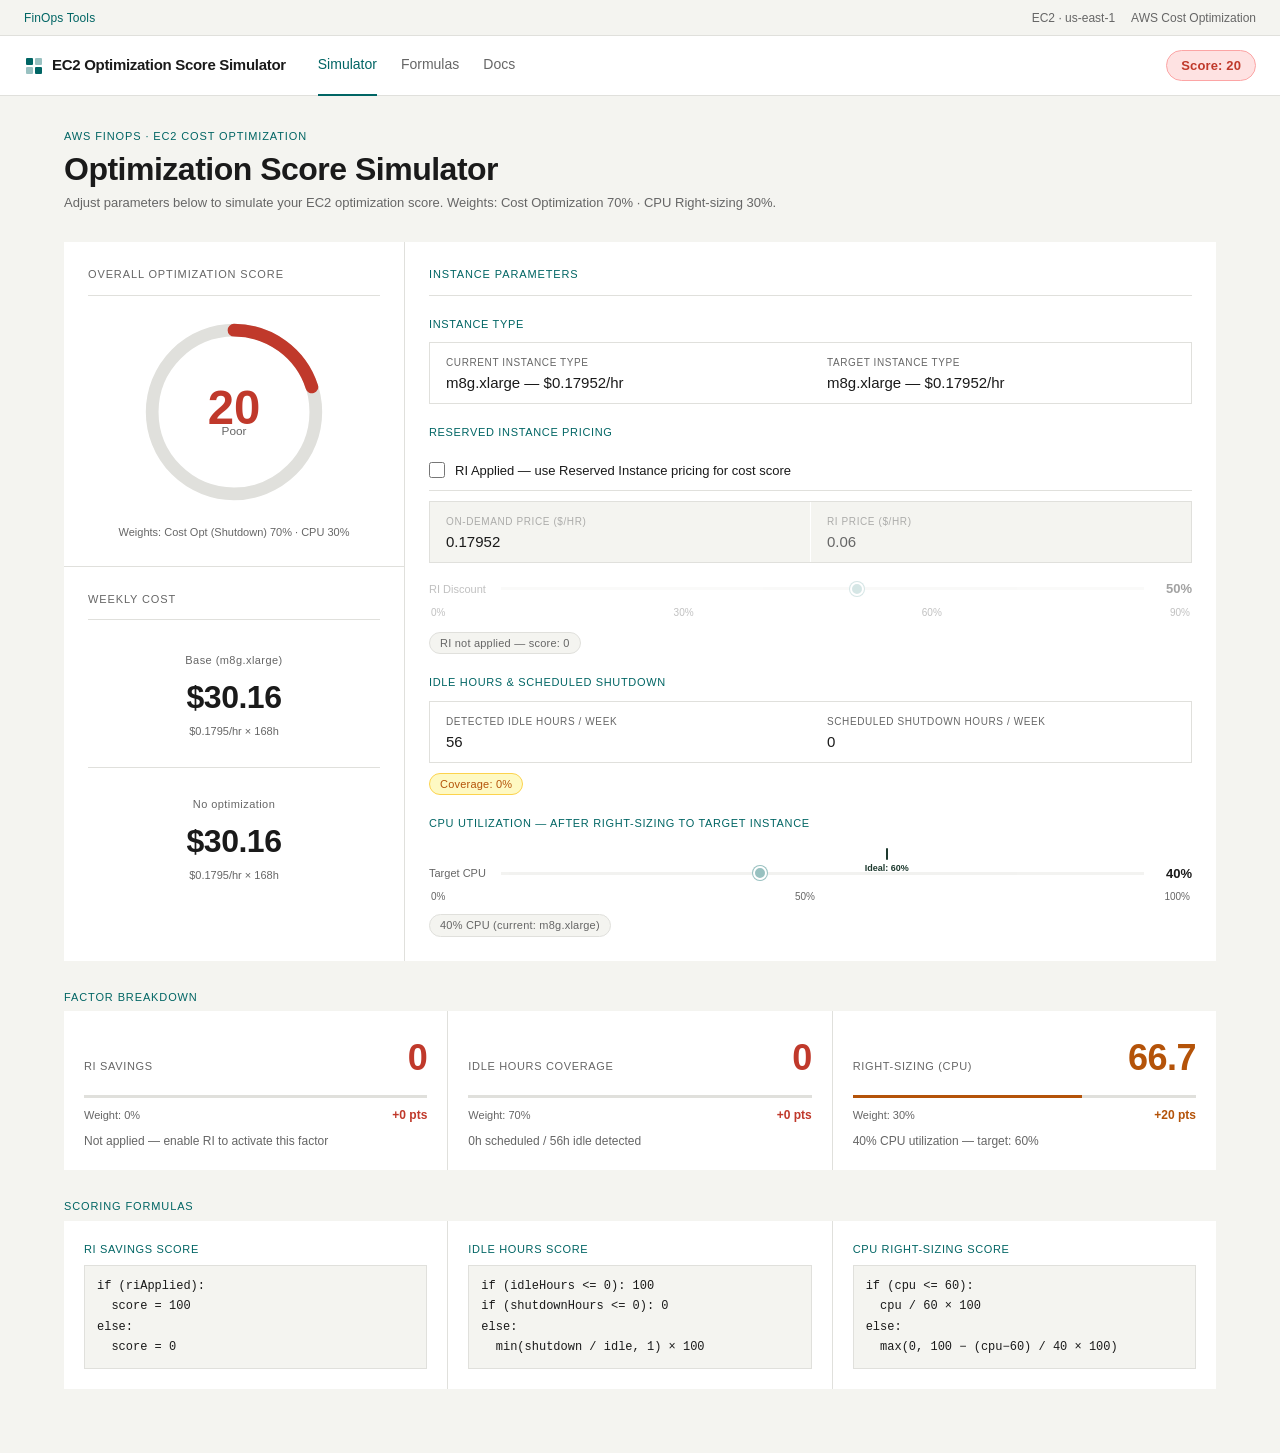
<file: finops-score-sim-code/index.html>
<!DOCTYPE html>
<html lang="en">
<head>
  <meta charset="UTF-8" />
  <meta name="viewport" content="width=device-width, initial-scale=1.0" />
  <title>EC2 Optimization Score Simulator</title>
  <style>
    /* ─── Design Tokens (Cathay Pacific DESIGN.md) ─────────────────── */
    :root {
      --bg:          #f4f4f0;
      --white:       #ffffff;
      --fg:          #1a1a1a;
      --muted:       #666666;
      --border:      #e0e0dc;
      --green-dark:  #1e3a2f;
      --green-mid:   #2d5a45;
      --teal:        #006564;
      --teal-light:  #e8f4f4;
      --image-bg:    #c8dde8;
      --danger:      #c0392b;
      --warn:        #b45309;
      --success:     #1e3a2f;
      --font: -apple-system, BlinkMacSystemFont, 'Helvetica Neue', Arial, sans-serif;
    }

    /* ─── Reset ──────────────────────────────────────────────────────── */
    *, *::before, *::after { margin: 0; padding: 0; box-sizing: border-box; }
    html { font-size: 14px; }
    body {
      font-family: var(--font);
      background: var(--bg);
      color: var(--fg);
      min-height: 100vh;
      line-height: 1.5;
    }

    /* ─── Utility bar ─────────────────────────────────────────────────── */
    .utility-bar {
      height: 36px;
      background: var(--bg);
      border-bottom: 1px solid var(--border);
      display: flex;
      align-items: center;
      padding: 0 24px;
      gap: 20px;
    }
    .utility-bar a {
      font-size: 12px;
      font-weight: 500;
      color: var(--teal);
      text-decoration: none;
      letter-spacing: 0.01em;
    }
    .utility-bar .util-right {
      margin-inline-start: auto;
      display: flex;
      gap: 16px;
      align-items: center;
    }
    .utility-bar .util-right span {
      font-size: 12px;
      color: var(--muted);
    }

    /* ─── Nav ─────────────────────────────────────────────────────────── */
    .nav {
      height: 60px;
      background: var(--white);
      border-bottom: 1px solid var(--border);
      position: sticky;
      top: 0;
      z-index: 100;
      display: flex;
      align-items: center;
      padding: 0 24px;
      gap: 32px;
    }
    .nav-logo {
      font-size: 15px;
      font-weight: 700;
      letter-spacing: -0.3px;
      color: var(--fg);
      display: flex;
      align-items: center;
      gap: 8px;
    }
    .nav-logo svg { width: 20px; height: 20px; }
    .nav-links {
      display: flex;
      gap: 24px;
      align-items: center;
    }
    .nav-links a {
      font-size: 14px;
      color: var(--muted);
      text-decoration: none;
      transition: color 0.15s;
      height: 60px;
      display: flex;
      align-items: center;
      border-bottom: 2px solid transparent;
    }
    .nav-links a:hover, .nav-links a.active {
      color: var(--teal);
      border-bottom-color: var(--teal);
    }
    .nav-score-chip {
      margin-inline-start: auto;
      display: flex;
      align-items: center;
      gap: 8px;
    }
    .score-chip {
      font-size: 13px;
      font-weight: 700;
      padding: 5px 14px;
      border-radius: 20px;
      letter-spacing: 0.01em;
      transition: background 0.15s, color 0.15s;
    }
    .score-chip.good { background: var(--teal-light); color: var(--teal); border: 1px solid var(--teal); }
    .score-chip.warn { background: #fef3c7; color: var(--warn); border: 1px solid #fcd34d; }
    .score-chip.poor { background: #fee2e2; color: var(--danger); border: 1px solid #fca5a5; }

    /* ─── Page layout ─────────────────────────────────────────────────── */
    .page {
      max-width: 1200px;
      margin: 0 auto;
      padding: 32px 24px 64px;
    }
    .page-header {
      margin-bottom: 28px;
    }
    .eyebrow {
      font-size: 11px;
      font-weight: 500;
      color: var(--teal);
      letter-spacing: 0.08em;
      text-transform: uppercase;
      margin-bottom: 6px;
    }
    .page-title {
      font-size: clamp(22px, 2.5vw, 32px);
      font-weight: 700;
      letter-spacing: -0.5px;
      line-height: 1.15;
    }
    .page-desc {
      font-size: 13px;
      color: var(--muted);
      margin-top: 6px;
      line-height: 1.6;
    }

    /* ─── Grid ────────────────────────────────────────────────────────── */
    .grid-3 { display: grid; grid-template-columns: 1fr 1fr 1fr; gap: 1px; background: var(--border); }
    .grid-2 { display: grid; grid-template-columns: 1fr 1fr; gap: 1px; background: var(--border); }
    .grid-main { display: grid; grid-template-columns: 340px 1fr; gap: 1px; background: var(--border); margin-bottom: 1px; }
    .grid-full { display: grid; grid-template-columns: 1fr; gap: 1px; background: var(--border); }

    /* ─── Panel (card) ────────────────────────────────────────────────── */
    .panel {
      background: var(--white);
      padding: 24px;
    }
    .panel-sm { padding: 18px 20px; }
    .panel-head {
      font-size: 11px;
      font-weight: 500;
      color: var(--muted);
      text-transform: uppercase;
      letter-spacing: 0.08em;
      margin-bottom: 16px;
      padding-bottom: 12px;
      border-bottom: 1px solid var(--border);
    }
    .panel-head.teal { color: var(--teal); }

    /* ─── Gauge ────────────────────────────────────────────────────────── */
    .gauge-wrap { text-align: center; margin-bottom: 12px; }
    .gauge-svg { display: block; margin: 0 auto; }
    .gauge-bg { fill: none; stroke: var(--border); stroke-width: 14; }
    .gauge-fill { fill: none; stroke-width: 14; stroke-linecap: round; transition: stroke-dashoffset 0.5s ease, stroke 0.5s ease; }
    .gauge-score { font-size: 52px; font-weight: 700; text-anchor: middle; dominant-baseline: central; font-family: var(--font); }
    .gauge-label { font-size: 13px; fill: var(--muted); text-anchor: middle; font-family: var(--font); }
    .gauge-sub {
      font-size: 11px;
      color: var(--muted);
      text-align: center;
      margin-top: 6px;
    }

    /* ─── Cost block ───────────────────────────────────────────────────── */
    .cost-block { text-align: center; padding: 16px 0; }
    .cost-label { font-size: 11px; color: var(--muted); font-weight: 500; letter-spacing: 0.04em; margin-bottom: 4px; }
    .cost-value { font-size: 32px; font-weight: 700; letter-spacing: -0.5px; font-variant-numeric: tabular-nums; }
    .cost-rate { font-size: 11px; color: var(--muted); margin-top: 2px; }
    .cost-divider { border: none; border-top: 1px solid var(--border); margin: 12px 0; }
    .savings-pill {
      display: inline-block;
      font-size: 12px;
      font-weight: 600;
      padding: 4px 12px;
      border-radius: 20px;
      border: 1px solid var(--teal);
      color: var(--teal);
      background: var(--teal-light);
      margin-top: 8px;
    }

    /* ─── Form rows ────────────────────────────────────────────────────── */
    .form-section-label {
      font-size: 11px;
      font-weight: 500;
      color: var(--teal);
      text-transform: uppercase;
      letter-spacing: 0.06em;
      margin-bottom: 10px;
      margin-top: 20px;
    }
    .form-section-label:first-child { margin-top: 0; }
    .form-row {
      display: grid;
      grid-template-columns: 1fr 1fr;
      gap: 1px;
      border: 1px solid var(--border);
      margin-bottom: 10px;
    }
    .form-row.single { grid-template-columns: 1fr; }
    .form-field {
      background: var(--white);
      padding: 12px 16px;
      display: flex;
      flex-direction: column;
      gap: 4px;
      transition: background 0.15s;
      position: relative;
    }
    .form-field:hover { background: #fafaf8; }
    .form-field label {
      font-size: 10px;
      font-weight: 500;
      color: var(--muted);
      text-transform: uppercase;
      letter-spacing: 0.06em;
    }
    .form-field input[type="number"],
    .form-field select {
      border: none;
      outline: none;
      font-size: 15px;
      font-weight: 400;
      color: var(--fg);
      background: transparent;
      font-family: var(--font);
      width: 100%;
      -moz-appearance: none;
      -webkit-appearance: none;
    }
    .form-field select {
      cursor: pointer;
    }
    .form-field input:disabled,
    .form-field select:disabled {
      color: var(--muted);
      cursor: not-allowed;
    }
    .form-field.disabled { background: var(--bg); }
    .form-field.disabled label { opacity: 0.5; }

    /* checkbox row */
    .check-row {
      display: flex;
      align-items: center;
      gap: 10px;
      padding: 10px 0;
      margin-bottom: 10px;
      border-bottom: 1px solid var(--border);
    }
    .check-row input[type="checkbox"] {
      width: 16px;
      height: 16px;
      accent-color: var(--teal);
      cursor: pointer;
    }
    .check-row label {
      font-size: 13px;
      color: var(--fg);
      cursor: pointer;
    }

    /* ─── Slider ────────────────────────────────────────────────────────── */
    .slider-wrap {
      padding: 6px 0 2px;
    }
    .slider-row { display: flex; align-items: center; gap: 12px; margin-bottom: 6px; }
    .slider-label { font-size: 11px; color: var(--muted); min-width: 60px; }
    input[type="range"] {
      -webkit-appearance: none;
      appearance: none;
      flex: 1;
      height: 3px;
      background: var(--border);
      outline: none;
      border-radius: 0;
    }
    input[type="range"]::-webkit-slider-thumb {
      -webkit-appearance: none;
      appearance: none;
      width: 14px;
      height: 14px;
      background: var(--teal);
      border: 2px solid var(--white);
      border-radius: 50%;
      cursor: pointer;
      box-shadow: 0 0 0 1px var(--teal);
    }
    input[type="range"]:disabled {
      opacity: 0.4;
      cursor: not-allowed;
    }
    input[type="range"]:disabled::-webkit-slider-thumb { cursor: not-allowed; }
    .slider-val { font-size: 13px; font-weight: 700; color: var(--fg); min-width: 36px; text-align: end; font-variant-numeric: tabular-nums; }
    .slider-markers { display: flex; justify-content: space-between; }
    .slider-marker { font-size: 10px; color: var(--muted); }

    /* ideal marker */
    .slider-ideal-wrap { position: relative; }
    .slider-ideal-line {
      position: absolute;
      top: 0;
      width: 2px;
      height: 12px;
      background: #1e3a2f;
      transform: translateX(-50%);
      border-radius: 1px;
    }
    .slider-ideal-label {
      position: absolute;
      top: 14px;
      font-size: 9px;
      color: #1e3a2f;
      font-weight: 600;
      transform: translateX(-50%);
      white-space: nowrap;
    }

    /* ─── Factor cards ──────────────────────────────────────────────────── */
    .factor-grid { display: grid; grid-template-columns: repeat(3, 1fr); gap: 1px; background: var(--border); margin-bottom: 1px; }
    .factor-panel {
      background: var(--white);
      padding: 20px;
      transition: background 0.15s;
    }
    .factor-panel:hover { background: #fafaf8; }
    .factor-top { display: flex; align-items: baseline; justify-content: space-between; margin-bottom: 10px; }
    .factor-title { font-size: 11px; font-weight: 500; color: var(--muted); text-transform: uppercase; letter-spacing: 0.06em; }
    .factor-score { font-size: 36px; font-weight: 700; font-variant-numeric: tabular-nums; letter-spacing: -0.5px; }
    .factor-bar-track { height: 3px; background: var(--border); margin-bottom: 8px; }
    .factor-bar-fill { height: 3px; transition: width 0.5s ease, background 0.5s ease; }
    .factor-meta { display: flex; justify-content: space-between; align-items: center; }
    .factor-weight { font-size: 11px; color: var(--muted); }
    .factor-contribution { font-size: 12px; font-weight: 600; font-variant-numeric: tabular-nums; }
    .factor-desc { font-size: 12px; color: var(--muted); margin-top: 8px; }

    /* pill */
    .pill {
      display: inline-block;
      font-size: 11px;
      padding: 2px 10px;
      border-radius: 20px;
      font-weight: 500;
      letter-spacing: 0.02em;
    }
    .pill-teal  { border: 1px solid var(--teal); color: var(--teal); background: var(--teal-light); }
    .pill-warn  { border: 1px solid #fcd34d; color: var(--warn); background: #fef9c3; }
    .pill-danger{ border: 1px solid #fca5a5; color: var(--danger); background: #fee2e2; }
    .pill-muted { border: 1px solid var(--border); color: var(--muted); background: var(--bg); }

    /* ─── Formulas section ──────────────────────────────────────────────── */
    .formula-grid { display: grid; grid-template-columns: repeat(3, 1fr); gap: 1px; background: var(--border); }
    .formula-panel { background: var(--white); padding: 20px; }
    .formula-title { font-size: 11px; font-weight: 500; color: var(--teal); text-transform: uppercase; letter-spacing: 0.06em; margin-bottom: 8px; }
    .formula-code {
      font-family: ui-monospace, 'JetBrains Mono', Menlo, monospace;
      font-size: 12px;
      color: var(--fg);
      line-height: 1.7;
      background: var(--bg);
      padding: 10px 12px;
      border: 1px solid var(--border);
    }

    /* ─── Warning ───────────────────────────────────────────────────────── */
    .warning-bar {
      background: #fef9c3;
      border: 1px solid #fcd34d;
      padding: 8px 16px;
      font-size: 12px;
      color: var(--warn);
      margin-bottom: 10px;
      display: none;
    }
    .warning-bar.visible { display: block; }

    /* ─── Section separator ────────────────────────────────────────────── */
    .section-gap { margin-top: 28px; }

    /* ─── Responsive ────────────────────────────────────────────────────── */
    @media (max-width: 900px) {
      .grid-main { grid-template-columns: 1fr; }
      .factor-grid { grid-template-columns: 1fr 1fr; }
      .formula-grid { grid-template-columns: 1fr; }
      .form-row { grid-template-columns: 1fr; }
    }
    @media (max-width: 640px) {
      .nav-links { display: none; }
      .factor-grid { grid-template-columns: 1fr; }
      .grid-3, .grid-2 { grid-template-columns: 1fr; }
      .page { padding: 20px 16px 48px; }
    }

    /* ─── Color helpers ─────────────────────────────────────────────────── */
    .color-good   { color: var(--teal); }
    .color-warn   { color: var(--warn); }
    .color-danger { color: var(--danger); }
    .color-muted  { color: var(--muted); }
  </style>
</head>
<body>

  <!-- Utility bar -->
  <div class="utility-bar">
    <a href="#">FinOps Tools</a>
    <div class="util-right">
      <span>EC2 · us-east-1</span>
      <span>AWS Cost Optimization</span>
    </div>
  </div>

  <!-- Nav -->
  <nav class="nav">
    <div class="nav-logo">
      <svg viewBox="0 0 20 20" fill="none" xmlns="http://www.w3.org/2000/svg" aria-hidden="true">
        <rect x="2" y="2" width="7" height="7" rx="1" fill="#006564"/>
        <rect x="11" y="2" width="7" height="7" rx="1" fill="#006564" opacity="0.4"/>
        <rect x="2" y="11" width="7" height="7" rx="1" fill="#006564" opacity="0.4"/>
        <rect x="11" y="11" width="7" height="7" rx="1" fill="#006564"/>
      </svg>
      EC2 Optimization Score Simulator
    </div>
    <nav class="nav-links">
      <a href="#" class="active">Simulator</a>
      <a href="#">Formulas</a>
      <a href="#">Docs</a>
    </nav>
    <div class="nav-score-chip">
      <span id="nav-score-chip" class="score-chip good">Score: —</span>
    </div>
  </nav>

  <!-- Page -->
  <main class="page">
    <div class="page-header">
      <div class="eyebrow">AWS FinOps · EC2 Cost Optimization</div>
      <h1 class="page-title">Optimization Score Simulator</h1>
      <p class="page-desc">Adjust parameters below to simulate your EC2 optimization score. Weights: Cost Optimization 70% · CPU Right-sizing 30%.</p>
    </div>

    <!-- Main grid: left = gauge + cost; right = inputs -->
    <div class="grid-main">

      <!-- Left column -->
      <div style="display:grid;grid-template-rows:auto auto;gap:1px;background:var(--border);">
        <!-- Gauge panel -->
        <div class="panel">
          <div class="panel-head">Overall Optimization Score</div>
          <div class="gauge-wrap">
            <svg class="gauge-svg" viewBox="0 0 220 220" width="200" height="200">
              <circle class="gauge-bg" cx="110" cy="110" r="90"/>
              <circle class="gauge-fill" id="gauge-fill" cx="110" cy="110" r="90"
                stroke="#006564"
                stroke-dasharray="565.49"
                stroke-dashoffset="565.49"
                transform="rotate(-90 110 110)"/>
              <text class="gauge-score" id="gauge-score" x="110" y="105" fill="#006564">—</text>
              <text class="gauge-label" id="gauge-label" x="110" y="135">—</text>
            </svg>
          </div>
          <p class="gauge-sub" id="gauge-method-note">Weights: Cost Opt (Shutdown) 70% · CPU 30%</p>
        </div>

        <!-- Cost panel -->
        <div class="panel">
          <div class="panel-head">Weekly Cost</div>
          <div class="cost-block">
            <div class="cost-label">Base (<span id="cost-base-type">m8g.xlarge</span>)</div>
            <div class="cost-value" id="cost-base">$—</div>
            <div class="cost-rate" id="cost-base-rate">—</div>
          </div>
          <hr class="cost-divider">
          <div class="cost-block">
            <div class="cost-label" id="cost-opt-label">No optimization</div>
            <div class="cost-value" id="cost-opt">$—</div>
            <div class="cost-rate" id="cost-opt-rate">—</div>
          </div>
          <div style="text-align:center;margin-top:8px;min-height:28px;" id="savings-row"></div>
        </div>
      </div>

      <!-- Right column: inputs -->
      <div class="panel">
        <div class="panel-head teal">Instance Parameters</div>

        <!-- Instance type -->
        <div class="form-section-label">Instance Type</div>
        <div class="form-row">
          <div class="form-field">
            <label for="current-instance">Current Instance Type</label>
            <select id="current-instance">
              <option value="m8g.medium">m8g.medium — $0.04488/hr</option>
              <option value="m8g.large">m8g.large — $0.08976/hr</option>
              <option value="m8g.xlarge" selected>m8g.xlarge — $0.17952/hr</option>
            </select>
          </div>
          <div class="form-field">
            <label for="target-instance">Target Instance Type</label>
            <select id="target-instance">
              <option value="m8g.medium">m8g.medium — $0.04488/hr</option>
              <option value="m8g.large">m8g.large — $0.08976/hr</option>
              <option value="m8g.xlarge" selected>m8g.xlarge — $0.17952/hr</option>
            </select>
          </div>
        </div>

        <!-- RI Pricing -->
        <div class="form-section-label">
          Reserved Instance Pricing
        </div>
        <div class="check-row">
          <input type="checkbox" id="ri-applied">
          <label for="ri-applied">RI Applied — use Reserved Instance pricing for cost score</label>
        </div>
        <div class="form-row" id="ri-price-row">
          <div class="form-field disabled" id="field-ondemand">
            <label for="ondemand-price">On-Demand Price ($/hr)</label>
            <input type="number" id="ondemand-price" value="0.17952" step="0.0001" min="0" readonly>
          </div>
          <div class="form-field disabled" id="field-ri">
            <label for="ri-price">RI Price ($/hr)</label>
            <input type="number" id="ri-price" value="0.06" step="0.0001" min="0" disabled>
          </div>
        </div>
        <div class="slider-wrap" id="ri-slider-wrap" style="margin-bottom:10px;opacity:0.4;pointer-events:none;">
          <div class="slider-row">
            <span class="slider-label">RI Discount</span>
            <input type="range" id="ri-discount" min="0" max="90" step="1" value="50" disabled>
            <span class="slider-val"><span id="ri-discount-val">50</span>%</span>
          </div>
          <div class="slider-markers" style="padding:0 2px;">
            <span class="slider-marker">0%</span>
            <span class="slider-marker">30%</span>
            <span class="slider-marker">60%</span>
            <span class="slider-marker">90%</span>
          </div>
        </div>
        <div style="margin-bottom:14px;">
          <span id="ri-status-pill" class="pill pill-muted">RI not applied — score: 0</span>
        </div>

        <!-- Idle & Shutdown -->
        <div class="form-section-label">Idle Hours &amp; Scheduled Shutdown</div>
        <div class="form-row">
          <div class="form-field" id="field-idle">
            <label for="idle-hours">Detected Idle Hours / Week</label>
            <input type="number" id="idle-hours" value="56" min="0" max="168" step="1">
          </div>
          <div class="form-field" id="field-shutdown">
            <label for="shutdown-hours">Scheduled Shutdown Hours / Week</label>
            <input type="number" id="shutdown-hours" value="0" min="0" max="168" step="1">
          </div>
        </div>
        <div style="margin-bottom:14px;display:flex;align-items:center;gap:10px;">
          <span id="coverage-pill" class="pill pill-warn">Coverage: 0%</span>
          <div id="over-provision-warn" class="warning-bar">Over-provisioned: shutting down <span id="over-hours">0</span>h during active hours</div>
        </div>

        <!-- CPU Utilization -->
        <div class="form-section-label">CPU Utilization — after right-sizing to Target Instance</div>
        <div class="slider-wrap">
          <div class="slider-ideal-wrap" style="padding:0 2px;margin-bottom:4px;height:12px;position:relative;">
            <div class="slider-ideal-line" id="cpu-ideal-line" style="left:60%"></div>
            <div class="slider-ideal-label" id="cpu-ideal-label" style="left:60%">Ideal: 60%</div>
          </div>
          <div class="slider-row">
            <span class="slider-label">Target CPU</span>
            <input type="range" id="cpu-slider" min="0" max="100" step="1" value="40" disabled>
            <span class="slider-val"><span id="cpu-val">40</span>%</span>
          </div>
          <div class="slider-markers" style="padding:0 2px;">
            <span class="slider-marker">0%</span>
            <span class="slider-marker">50%</span>
            <span class="slider-marker">100%</span>
          </div>
        </div>
        <div style="margin-top:8px;display:flex;gap:8px;flex-wrap:wrap;" id="cpu-pills"></div>
      </div>
    </div>

    <!-- Factor breakdown -->
    <div class="section-gap">
      <div class="eyebrow">Factor Breakdown</div>
      <div class="factor-grid" id="factor-grid">
        <!-- injected by JS -->
      </div>
    </div>

    <!-- Formulas -->
    <div class="section-gap">
      <div class="eyebrow">Scoring Formulas</div>
      <div class="formula-grid">
        <div class="formula-panel">
          <div class="formula-title">RI Savings Score</div>
          <div class="formula-code">if (riApplied):<br>&nbsp;&nbsp;score = 100<br>else:<br>&nbsp;&nbsp;score = 0</div>
        </div>
        <div class="formula-panel">
          <div class="formula-title">Idle Hours Score</div>
          <div class="formula-code">if (idleHours &lt;= 0): 100<br>if (shutdownHours &lt;= 0): 0<br>else:<br>&nbsp;&nbsp;min(shutdown / idle, 1) × 100</div>
        </div>
        <div class="formula-panel">
          <div class="formula-title">CPU Right-sizing Score</div>
          <div class="formula-code">if (cpu &lt;= 60):<br>&nbsp;&nbsp;cpu / 60 × 100<br>else:<br>&nbsp;&nbsp;max(0, 100 − (cpu−60) / 40 × 100)</div>
        </div>
      </div>
    </div>

  </main>

  <script>
    // ─── Data ──────────────────────────────────────────────────────────────
    const INSTANCE_PRICES = {
      'm8g.medium': 0.04488,
      'm8g.large':  0.08976,
      'm8g.xlarge': 0.17952
    };
    const INSTANCE_CPU = {
      'm8g.medium': 80,
      'm8g.large':  60,
      'm8g.xlarge': 40
    };
    const CIRCUMFERENCE = 2 * Math.PI * 90; // ≈ 565.49

    // ─── State ─────────────────────────────────────────────────────────────
    let state = {
      currentInstance: 'm8g.xlarge',
      targetInstance:  'm8g.xlarge',
      riApplied:       false,
      riDiscount:      50,
      idleHours:       56,
      shutdownHours:   0
    };

    // ─── Scoring ───────────────────────────────────────────────────────────
    function calcRiScore(ri) { return ri ? 100 : 0; }

    function calcHoursScore(idle, shutdown) {
      if (idle <= 0) return 100;
      if (shutdown <= 0) return 0;
      return Math.min((shutdown / idle) * 100, 100);
    }

    function calcCpuScore(cpu) {
      if (cpu < 0) return 0;
      if (cpu <= 60) return (cpu / 60) * 100;
      return Math.max(0, 100 - ((cpu - 60) / 40) * 100);
    }

    function calcAll() {
      const { riApplied, idleHours, shutdownHours, targetInstance } = state;
      const cpu = INSTANCE_CPU[targetInstance] || 60;
      const riScore    = calcRiScore(riApplied);
      const hoursScore = calcHoursScore(idleHours, shutdownHours);
      const cpuScore   = calcCpuScore(cpu);
      const wCost = 0.7, wCpu = 0.3;
      const costScore = riApplied ? riScore : hoursScore;
      const final = wCost * costScore + wCpu * cpuScore;
      return {
        final: Math.round(final * 10) / 10,
        ri:    { score: Math.round(riScore * 10) / 10,    weight: riApplied ? wCost : 0, contribution: riApplied ? Math.round(wCost * riScore * 10) / 10 : 0 },
        hours: { score: Math.round(hoursScore * 10) / 10, weight: riApplied ? 0 : wCost, contribution: riApplied ? 0 : Math.round(wCost * hoursScore * 10) / 10 },
        cpu:   { score: Math.round(cpuScore * 10) / 10,   weight: wCpu, contribution: Math.round(wCpu * cpuScore * 10) / 10 },
        cpuPct: cpu
      };
    }

    // ─── Color helpers ──────────────────────────────────────────────────────
    function scoreColor(s) {
      if (s < 40) return 'var(--danger)';
      if (s < 70) return 'var(--warn)';
      return 'var(--teal)';
    }
    function scoreLabel(s) {
      if (s < 20) return 'Very Poor';
      if (s < 40) return 'Poor';
      if (s < 60) return 'Fair';
      if (s < 80) return 'Good';
      return 'Excellent';
    }
    function scoreChipClass(s) {
      if (s < 40) return 'poor';
      if (s < 70) return 'warn';
      return 'good';
    }
    function pillClass(s) {
      if (s < 40) return 'pill-danger';
      if (s < 70) return 'pill-warn';
      return 'pill-teal';
    }

    // ─── Render ────────────────────────────────────────────────────────────
    function render() {
      const r = calcAll();
      const { riApplied, currentInstance, targetInstance, idleHours, shutdownHours } = state;

      // --- Nav chip
      const chip = document.getElementById('nav-score-chip');
      chip.textContent = `Score: ${r.final}`;
      chip.className = `score-chip ${scoreChipClass(r.final)}`;

      // --- Gauge
      const offset = CIRCUMFERENCE - (r.final / 100) * CIRCUMFERENCE;
      const gf = document.getElementById('gauge-fill');
      gf.setAttribute('stroke-dashoffset', offset);
      gf.setAttribute('stroke', scoreColor(r.final));
      document.getElementById('gauge-score').textContent = r.final;
      document.getElementById('gauge-score').setAttribute('fill', scoreColor(r.final));
      document.getElementById('gauge-label').textContent = scoreLabel(r.final);
      document.getElementById('gauge-method-note').textContent =
        `Weights: Cost Opt ${riApplied ? '(RI)' : '(Shutdown)'} 70% · CPU 30%`;

      // --- Cost panel
      const currentHourly = INSTANCE_PRICES[currentInstance];
      const targetHourly  = INSTANCE_PRICES[targetInstance];
      const onDemandPrice = targetHourly;
      const riPrice = parseFloat(document.getElementById('ri-price').value) || 0;
      const baseWeekly = currentHourly * 168;
      const runningHours = 168 - shutdownHours;
      const optimizedWeekly = riApplied
        ? riPrice * 168
        : targetHourly * runningHours;
      const savings = baseWeekly - optimizedWeekly;
      const savingsPct = baseWeekly > 0 ? Math.round((savings / baseWeekly) * 100) : 0;

      document.getElementById('cost-base-type').textContent = currentInstance;
      document.getElementById('cost-base').textContent = `$${baseWeekly.toFixed(2)}`;
      document.getElementById('cost-base-rate').textContent = `$${currentHourly.toFixed(4)}/hr × 168h`;

      document.getElementById('cost-opt-label').textContent = riApplied
        ? 'RI Applied'
        : shutdownHours > 0 ? `Running ${runningHours}h/week` : 'No optimization';
      document.getElementById('cost-opt').textContent = `$${optimizedWeekly.toFixed(2)}`;
      document.getElementById('cost-opt-rate').textContent = riApplied
        ? `$${riPrice.toFixed(4)}/hr × 168h`
        : `$${targetHourly.toFixed(4)}/hr × ${runningHours}h`;
      document.getElementById('cost-opt').style.color = savings > 0 ? 'var(--teal)' : 'var(--fg)';

      const savRow = document.getElementById('savings-row');
      savRow.innerHTML = savings > 0
        ? `<span class="savings-pill">Savings: $${savings.toFixed(2)}/week (${savingsPct}%)</span>`
        : '';

      // --- RI status pill
      const riPill = document.getElementById('ri-status-pill');
      if (riApplied) {
        const sav = onDemandPrice > 0 ? Math.round(((onDemandPrice - riPrice) / onDemandPrice) * 100) : 0;
        riPill.className = `pill ${sav > 0 ? 'pill-teal' : 'pill-muted'}`;
        riPill.textContent = `Savings: ${sav}% vs On-Demand`;
      } else {
        riPill.className = 'pill pill-muted';
        riPill.textContent = 'RI not applied — score: 0';
      }

      // --- Coverage pill
      const totalCoverage = idleHours > 0
        ? Math.round((shutdownHours / idleHours) * 100)
        : 100;
      const coverPill = document.getElementById('coverage-pill');
      coverPill.textContent = `Coverage: ${totalCoverage}%`;
      coverPill.className = `pill ${shutdownHours > idleHours ? 'pill-danger' : shutdownHours >= idleHours ? 'pill-teal' : 'pill-warn'}`;

      const overWarn = document.getElementById('over-provision-warn');
      if (shutdownHours > idleHours) {
        overWarn.classList.add('visible');
        document.getElementById('over-hours').textContent = shutdownHours - idleHours;
      } else {
        overWarn.classList.remove('visible');
      }

      // --- CPU slider display
      const cpuPct = r.cpuPct;
      document.getElementById('cpu-slider').value = cpuPct;
      document.getElementById('cpu-val').textContent = cpuPct;

      const cpuPillsEl = document.getElementById('cpu-pills');
      cpuPillsEl.innerHTML = '';
      const currentCpu = INSTANCE_CPU[currentInstance] || 60;
      const pill1 = document.createElement('span');
      pill1.className = 'pill pill-muted';
      pill1.textContent = `${currentCpu}% CPU (current: ${currentInstance})`;
      cpuPillsEl.appendChild(pill1);
      if (targetInstance !== currentInstance) {
        const pill2 = document.createElement('span');
        pill2.className = `pill ${pillClass(r.cpu.score)}`;
        pill2.textContent = `${cpuPct}% CPU (target: ${targetInstance})`;
        cpuPillsEl.appendChild(pill2);
      }

      // --- Factor cards
      const factors = [
        {
          id: 'ri', title: 'RI Savings',
          score: r.ri.score, weight: r.ri.weight, contribution: r.ri.contribution,
          desc: riApplied
            ? `${Math.round(((onDemandPrice - riPrice) / onDemandPrice) * 100)}% savings vs On-Demand`
            : 'Not applied — enable RI to activate this factor'
        },
        {
          id: 'hours', title: 'Idle Hours Coverage',
          score: r.hours.score, weight: r.hours.weight, contribution: r.hours.contribution,
          desc: `${shutdownHours}h scheduled / ${idleHours}h idle detected`
        },
        {
          id: 'cpu', title: 'Right-sizing (CPU)',
          score: r.cpu.score, weight: r.cpu.weight, contribution: r.cpu.contribution,
          desc: `${cpuPct}% CPU utilization — target: 60%`
        }
      ];
      const fg = document.getElementById('factor-grid');
      fg.innerHTML = factors.map(f => `
        <div class="factor-panel">
          <div class="factor-top">
            <span class="factor-title">${f.title}</span>
            <span class="factor-score" style="color:${scoreColor(f.score)}">${f.score}</span>
          </div>
          <div class="factor-bar-track">
            <div class="factor-bar-fill" style="width:${f.score}%;background:${scoreColor(f.score)}"></div>
          </div>
          <div class="factor-meta">
            <span class="factor-weight">Weight: ${(f.weight * 100).toFixed(0)}%</span>
            <span class="factor-contribution" style="color:${scoreColor(f.score)}">+${f.contribution} pts</span>
          </div>
          <div class="factor-desc">${f.desc}</div>
        </div>
      `).join('');
    }

    // ─── Wire up controls ──────────────────────────────────────────────────
    document.getElementById('current-instance').addEventListener('change', e => {
      state.currentInstance = e.target.value;
      render();
    });

    document.getElementById('target-instance').addEventListener('change', e => {
      state.targetInstance = e.target.value;
      const price = INSTANCE_PRICES[e.target.value];
      document.getElementById('ondemand-price').value = price.toFixed(5);
      if (state.riApplied) {
        const riPriceVal = Math.round(price * (1 - state.riDiscount / 100) * 100000) / 100000;
        document.getElementById('ri-price').value = riPriceVal;
      }
      render();
    });

    document.getElementById('ri-applied').addEventListener('change', e => {
      state.riApplied = e.target.checked;
      const enabled = state.riApplied;

      // RI price field
      const fieldRi = document.getElementById('field-ri');
      const fieldOd = document.getElementById('field-ondemand');
      const riPriceInput = document.getElementById('ri-price');
      const riSliderWrap = document.getElementById('ri-slider-wrap');
      const riDiscountInput = document.getElementById('ri-discount');
      const idleField = document.getElementById('field-idle');
      const shutdownField = document.getElementById('field-shutdown');
      const idleInput = document.getElementById('idle-hours');
      const shutdownInput = document.getElementById('shutdown-hours');

      if (enabled) {
        fieldRi.classList.remove('disabled');
        fieldOd.classList.remove('disabled');
        riPriceInput.disabled = false;
        riSliderWrap.style.opacity = '1';
        riSliderWrap.style.pointerEvents = 'auto';
        riDiscountInput.disabled = false;
        // auto-set ri price
        const od = parseFloat(document.getElementById('ondemand-price').value);
        const rp = Math.round(od * (1 - state.riDiscount / 100) * 100000) / 100000;
        riPriceInput.value = rp;
        // disable shutdown
        idleField.classList.add('disabled');
        shutdownField.classList.add('disabled');
        idleInput.disabled = true;
        shutdownInput.disabled = true;
        state.shutdownHours = 0;
        shutdownInput.value = 0;
      } else {
        fieldRi.classList.add('disabled');
        riPriceInput.disabled = true;
        riSliderWrap.style.opacity = '0.4';
        riSliderWrap.style.pointerEvents = 'none';
        riDiscountInput.disabled = true;
        idleField.classList.remove('disabled');
        shutdownField.classList.remove('disabled');
        idleInput.disabled = false;
        shutdownInput.disabled = false;
      }
      render();
    });

    document.getElementById('ri-price').addEventListener('input', e => {
      const val = Math.max(0, parseFloat(e.target.value) || 0);
      const od = parseFloat(document.getElementById('ondemand-price').value);
      if (od > 0) {
        state.riDiscount = Math.round((1 - val / od) * 100);
        document.getElementById('ri-discount').value = state.riDiscount;
        document.getElementById('ri-discount-val').textContent = state.riDiscount;
      }
      render();
    });

    document.getElementById('ri-discount').addEventListener('input', e => {
      state.riDiscount = parseInt(e.target.value);
      document.getElementById('ri-discount-val').textContent = state.riDiscount;
      const od = parseFloat(document.getElementById('ondemand-price').value);
      const rp = Math.round(od * (1 - state.riDiscount / 100) * 100000) / 100000;
      document.getElementById('ri-price').value = rp;
      render();
    });

    document.getElementById('idle-hours').addEventListener('input', e => {
      state.idleHours = Math.max(0, Math.min(168, parseInt(e.target.value) || 0));
      render();
    });
    document.getElementById('shutdown-hours').addEventListener('input', e => {
      state.shutdownHours = Math.max(0, Math.min(168, parseInt(e.target.value) || 0));
      render();
    });

    // Initial render
    render();
  </script>
</body>
</html>
</file>
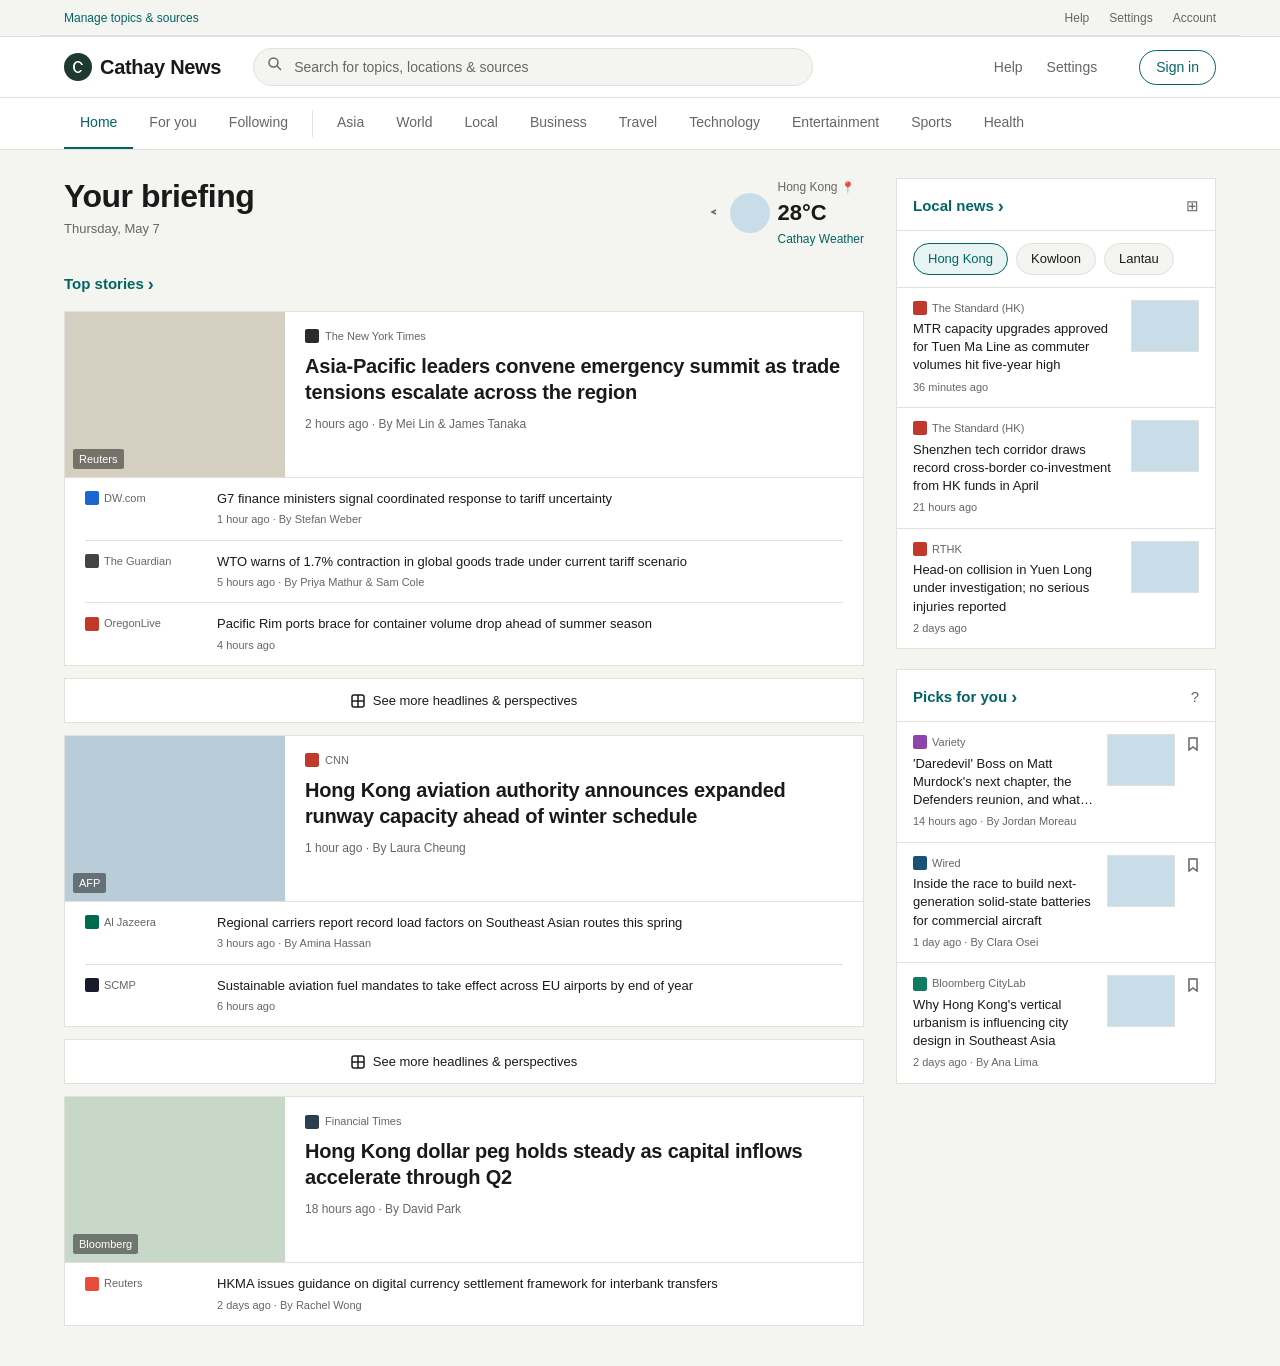
<file: google-news_image/index.html>
<!doctype html>
<html lang="en">
<head>
<meta charset="UTF-8">
<meta name="viewport" content="width=device-width, initial-scale=1.0">
<title>Cathay News</title>
<style>
  /* ── Tokens ─────────────────────────────────────────────── */
  :root {
    --bg:         #f4f4f0;
    --white:      #ffffff;
    --fg:         #1a1a1a;
    --muted:      #666666;
    --border:     #e0e0dc;
    --green-dark: #1e3a2f;
    --green-mid:  #2d5a45;
    --teal:       #006564;
    --teal-light: #e8f4f4;
    --image-bg:   #c8dde8;
    --font: -apple-system, BlinkMacSystemFont, 'Helvetica Neue', Arial, sans-serif;
  }

  /* ── Reset ───────────────────────────────────────────────── */
  *, *::before, *::after { box-sizing: border-box; margin: 0; padding: 0; }
  body {
    font-family: var(--font);
    font-size: 14px;
    background: var(--bg);
    color: var(--fg);
    line-height: 1.5;
  }
  a { color: inherit; text-decoration: none; }
  img { display: block; }

  /* ── Utility bar ─────────────────────────────────────────── */
  .utility-bar {
    height: 36px;
    background: var(--bg);
    border-bottom: 1px solid var(--border);
    display: flex;
    align-items: center;
    justify-content: space-between;
    padding: 0 24px;
    max-width: 1200px;
    margin: 0 auto;
  }
  .utility-bar__left a {
    font-size: 12px;
    font-weight: 500;
    color: var(--teal);
    transition: opacity 0.15s;
  }
  .utility-bar__left a:hover { opacity: 0.75; }
  .utility-bar__right {
    display: flex;
    gap: 20px;
    font-size: 12px;
    font-weight: 500;
    color: var(--muted);
  }
  .utility-bar__right a { color: var(--muted); transition: color 0.15s; }
  .utility-bar__right a:hover { color: var(--teal); }

  /* ── Main nav ────────────────────────────────────────────── */
  .nav-wrap {
    position: sticky;
    top: 0;
    z-index: 100;
    background: var(--white);
    border-bottom: 1px solid var(--border);
  }
  .nav {
    max-width: 1200px;
    margin: 0 auto;
    padding: 0 24px;
    height: 60px;
    display: flex;
    align-items: center;
    gap: 32px;
  }
  .nav__logo {
    display: flex;
    align-items: center;
    gap: 8px;
    font-size: 20px;
    font-weight: 700;
    letter-spacing: -0.3px;
    flex-shrink: 0;
  }
  .nav__logo-mark {
    width: 28px;
    height: 28px;
    background: var(--green-dark);
    border-radius: 50%;
    display: flex;
    align-items: center;
    justify-content: center;
  }
  .nav__logo-mark svg { fill: var(--white); }

  .nav__search {
    flex: 1;
    max-width: 560px;
    position: relative;
  }
  .nav__search input {
    width: 100%;
    height: 38px;
    border: 1px solid var(--border);
    border-radius: 20px;
    padding: 0 16px 0 40px;
    font-family: var(--font);
    font-size: 14px;
    color: var(--fg);
    background: var(--bg);
    outline: none;
    transition: border-color 0.15s;
  }
  .nav__search input:focus { border-color: var(--teal); background: var(--white); }
  .nav__search input::placeholder { color: var(--muted); }
  .nav__search-icon {
    position: absolute;
    left: 14px;
    top: 50%;
    transform: translateY(-50%);
    color: var(--muted);
  }

  .nav__links {
    display: flex;
    align-items: center;
    gap: 4px;
    margin-inline-start: auto;
    flex-shrink: 0;
  }
  .nav__links a {
    font-size: 14px;
    color: var(--muted);
    padding: 8px 10px;
    transition: color 0.15s;
  }
  .nav__links a:hover { color: var(--teal); }

  .nav__signin {
    font-size: 14px;
    font-weight: 500;
    color: var(--teal);
    border: 1px solid var(--teal);
    border-radius: 20px;
    padding: 6px 16px;
    transition: background 0.15s, color 0.15s;
    flex-shrink: 0;
  }
  .nav__signin:hover { background: var(--teal-light); }

  /* ── Category tabs ───────────────────────────────────────── */
  .tabs-wrap {
    background: var(--white);
    border-bottom: 1px solid var(--border);
  }
  .tabs {
    max-width: 1200px;
    margin: 0 auto;
    padding: 0 24px;
    display: flex;
    gap: 0;
    overflow-x: auto;
    scrollbar-width: none;
  }
  .tabs::-webkit-scrollbar { display: none; }
  .tab {
    font-size: 14px;
    font-weight: 400;
    color: var(--muted);
    padding: 14px 16px;
    white-space: nowrap;
    border-bottom: 2px solid transparent;
    transition: color 0.15s, border-color 0.15s;
    cursor: pointer;
    flex-shrink: 0;
  }
  .tab:hover { color: var(--fg); }
  .tab.active {
    color: var(--teal);
    border-bottom-color: var(--teal);
    font-weight: 500;
  }

  /* ── Page wrapper ────────────────────────────────────────── */
  .page {
    max-width: 1200px;
    margin: 0 auto;
    padding: 28px 24px;
    display: grid;
    grid-template-columns: 1fr 320px;
    gap: 32px;
    align-items: start;
  }

  /* ── Briefing header ─────────────────────────────────────── */
  .briefing-header {
    display: flex;
    align-items: flex-start;
    justify-content: space-between;
    margin-bottom: 24px;
  }
  .briefing-title {
    font-size: clamp(24px, 3vw, 32px);
    font-weight: 700;
    letter-spacing: -0.5px;
    line-height: 1.15;
  }
  .briefing-date {
    font-size: 13px;
    color: var(--muted);
    margin-top: 4px;
  }
  .weather-widget {
    display: flex;
    align-items: center;
    gap: 8px;
    font-size: 13px;
  }
  .weather-widget__city { color: var(--muted); font-size: 12px; }
  .weather-widget__temp { font-size: 22px; font-weight: 600; }
  .weather-widget__link { color: var(--teal); font-size: 12px; }
  .weather-icon {
    width: 40px;
    height: 40px;
    background: var(--image-bg);
    border-radius: 50%;
  }

  /* ── Section header ──────────────────────────────────────── */
  .section-hd {
    display: flex;
    align-items: center;
    justify-content: space-between;
    margin-bottom: 16px;
  }
  .section-hd__label {
    font-size: 15px;
    font-weight: 600;
    color: var(--teal);
    display: flex;
    align-items: center;
    gap: 4px;
  }
  .section-hd__label::after {
    content: '›';
    font-size: 18px;
    line-height: 1;
  }
  .section-hd__icon {
    color: var(--muted);
    font-size: 16px;
    cursor: pointer;
  }

  /* ── Story cluster ───────────────────────────────────────── */
  .cluster {
    border: 1px solid var(--border);
    background: var(--white);
    margin-bottom: 12px;
  }
  .cluster__lead {
    display: grid;
    grid-template-columns: 220px 1fr;
    border-bottom: 1px solid var(--border);
  }
  .cluster__image {
    background: var(--image-bg);
    width: 220px;
    aspect-ratio: 4/3;
    overflow: hidden;
    flex-shrink: 0;
  }
  .cluster__image-placeholder {
    width: 100%;
    height: 100%;
    background: linear-gradient(135deg, var(--image-bg) 60%, #b8cdd8);
    /* gradient only here as image stand-in, not a design choice */
    display: flex;
    align-items: flex-end;
    padding: 8px;
  }
  .cluster__image-source {
    font-size: 11px;
    font-weight: 500;
    color: var(--white);
    background: rgba(0,0,0,0.45);
    padding: 2px 6px;
    border-radius: 2px;
  }
  .cluster__headline-block {
    padding: 16px 20px;
    display: flex;
    flex-direction: column;
    justify-content: space-between;
  }
  .cluster__source {
    font-size: 11px;
    font-weight: 500;
    color: var(--muted);
    display: flex;
    align-items: center;
    gap: 6px;
    margin-bottom: 8px;
  }
  .source-dot {
    width: 14px;
    height: 14px;
    background: var(--border);
    border-radius: 2px;
    flex-shrink: 0;
  }
  .cluster__headline {
    font-size: clamp(16px, 1.8vw, 20px);
    font-weight: 600;
    line-height: 1.3;
    letter-spacing: -0.2px;
    color: var(--fg);
    transition: color 0.15s;
    cursor: pointer;
  }
  .cluster__headline:hover { color: var(--teal); }
  .cluster__meta {
    font-size: 12px;
    color: var(--muted);
    margin-top: 10px;
  }

  /* related story rows */
  .cluster__related {
    padding: 0 20px;
  }
  .related-row {
    display: flex;
    align-items: flex-start;
    gap: 12px;
    padding: 12px 0;
    border-bottom: 1px solid var(--border);
    cursor: pointer;
  }
  .related-row:last-child { border-bottom: none; }
  .related-source {
    display: flex;
    align-items: center;
    gap: 5px;
    flex-shrink: 0;
    width: 120px;
    font-size: 11px;
    font-weight: 500;
    color: var(--muted);
  }
  .related-body { flex: 1; }
  .related-title {
    font-size: 13px;
    font-weight: 400;
    color: var(--fg);
    line-height: 1.4;
    cursor: pointer;
    transition: color 0.15s;
  }
  .related-title:hover { color: var(--teal); }
  .related-meta {
    font-size: 11px;
    color: var(--muted);
    margin-top: 3px;
  }

  /* see more button */
  .see-more {
    display: flex;
    align-items: center;
    justify-content: center;
    gap: 8px;
    padding: 14px 20px;
    border: 1px solid var(--border);
    background: var(--white);
    font-size: 13px;
    font-weight: 500;
    color: var(--fg);
    cursor: pointer;
    width: 100%;
    margin-bottom: 12px;
    transition: background 0.15s;
  }
  .see-more:hover { background: var(--bg); }

  /* ── Right rail ──────────────────────────────────────────── */
  .rail { display: flex; flex-direction: column; gap: 20px; }

  .rail-section {
    background: var(--white);
    border: 1px solid var(--border);
  }
  .rail-section__hd {
    padding: 14px 16px 10px;
    border-bottom: 1px solid var(--border);
    display: flex;
    align-items: center;
    justify-content: space-between;
  }
  .rail-section__title {
    font-size: 15px;
    font-weight: 600;
    color: var(--teal);
    display: flex;
    align-items: center;
    gap: 4px;
  }
  .rail-section__title::after { content: '›'; font-size: 18px; }
  .rail-section__icon { color: var(--muted); font-size: 15px; cursor: pointer; }

  /* location pills */
  .location-pills {
    display: flex;
    gap: 8px;
    padding: 12px 16px;
    border-bottom: 1px solid var(--border);
  }
  .pill {
    font-size: 13px;
    font-weight: 400;
    padding: 5px 14px;
    border: 1px solid var(--border);
    border-radius: 20px;
    color: var(--fg);
    cursor: pointer;
    transition: background 0.15s, border-color 0.15s;
    background: var(--bg);
  }
  .pill.active {
    background: var(--teal-light);
    border-color: var(--teal);
    color: var(--teal);
    font-weight: 500;
  }
  .pill:hover:not(.active) { background: var(--white); border-color: var(--muted); }

  /* rail story item */
  .rail-story {
    display: flex;
    gap: 12px;
    align-items: flex-start;
    padding: 12px 16px;
    border-bottom: 1px solid var(--border);
    cursor: pointer;
    transition: background 0.15s;
  }
  .rail-story:last-child { border-bottom: none; }
  .rail-story:hover { background: var(--bg); }
  .rail-story__body { flex: 1; min-width: 0; }
  .rail-story__source {
    display: flex;
    align-items: center;
    gap: 5px;
    font-size: 11px;
    font-weight: 500;
    color: var(--muted);
    margin-bottom: 4px;
  }
  .rail-story__title {
    font-size: 13px;
    font-weight: 400;
    line-height: 1.4;
    color: var(--fg);
    /* Clamp to 3 lines */
    display: -webkit-box;
    -webkit-line-clamp: 3;
    -webkit-box-orient: vertical;
    overflow: hidden;
    transition: color 0.15s;
  }
  .rail-story:hover .rail-story__title { color: var(--teal); }
  .rail-story__meta { font-size: 11px; color: var(--muted); margin-top: 4px; }
  .rail-story__thumb {
    width: 68px;
    height: 52px;
    background: var(--image-bg);
    flex-shrink: 0;
    border: 1px solid var(--border);
  }

  /* picks section */
  .picks-story {
    display: flex;
    gap: 12px;
    padding: 12px 16px;
    border-bottom: 1px solid var(--border);
    cursor: pointer;
    transition: background 0.15s;
    align-items: flex-start;
  }
  .picks-story:last-child { border-bottom: none; }
  .picks-story:hover { background: var(--bg); }
  .picks-source {
    font-size: 11px;
    font-weight: 500;
    color: var(--muted);
    display: flex;
    align-items: center;
    gap: 5px;
    margin-bottom: 4px;
  }
  .picks-title {
    font-size: 13px;
    line-height: 1.4;
    color: var(--fg);
    display: -webkit-box;
    -webkit-line-clamp: 3;
    -webkit-box-orient: vertical;
    overflow: hidden;
  }
  .picks-story:hover .picks-title { color: var(--teal); }
  .picks-meta { font-size: 11px; color: var(--muted); margin-top: 4px; }
  .picks-thumb {
    width: 68px;
    height: 52px;
    background: var(--image-bg);
    flex-shrink: 0;
    border: 1px solid var(--border);
  }
  .bookmark-icon { color: var(--muted); font-size: 14px; flex-shrink: 0; margin-top: 2px; }

  /* source favicon placeholder */
  .favicon {
    width: 14px;
    height: 14px;
    border-radius: 2px;
    flex-shrink: 0;
    display: inline-block;
  }

  /* ── Responsive ──────────────────────────────────────────── */
  @media (max-width: 900px) {
    .page { grid-template-columns: 1fr; }
    .rail { display: none; }
    .cluster__lead { grid-template-columns: 1fr; }
    .cluster__image { width: 100%; aspect-ratio: 16/9; }
    .tabs .tab { padding: 12px 12px; font-size: 13px; }
  }
  @media (max-width: 640px) {
    .nav__links { display: none; }
    .nav__signin { display: none; }
    .utility-bar { flex-direction: column; height: auto; gap: 4px; padding: 8px 16px; }
    .page { padding: 16px; gap: 20px; }
    .briefing-title { font-size: 22px; }
  }
</style>
</head>
<body>

<!-- ── Utility bar ───────────────────────────────────────── -->
<div style="background: var(--bg); border-bottom: 1px solid var(--border);">
  <div class="utility-bar">
    <div class="utility-bar__left">
      <a href="#">Manage topics &amp; sources</a>
    </div>
    <div class="utility-bar__right">
      <a href="#">Help</a>
      <a href="#">Settings</a>
      <a href="#">Account</a>
    </div>
  </div>
</div>

<!-- ── Main nav ──────────────────────────────────────────── -->
<div class="nav-wrap">
  <nav class="nav">
    <!-- Logo -->
    <a href="#" class="nav__logo">
      <div class="nav__logo-mark">
        <svg width="16" height="16" viewBox="0 0 16 16">
          <path d="M8 2 C5 2 3 4.5 3 8 C3 11.5 5.5 14 8 14 C10 14 11.5 12.5 12 11 L10 11 C9.5 12 8.8 12.5 8 12.5 C6.2 12.5 4.8 10.5 4.8 8 C4.8 5.5 6.2 3.5 8 3.5 C9.5 3.5 10.7 4.5 11.2 6 L13 6 C12.4 3.8 10.4 2 8 2Z"/>
        </svg>
      </div>
      Cathay News
    </a>

    <!-- Search -->
    <div class="nav__search">
      <span class="nav__search-icon">
        <svg width="16" height="16" viewBox="0 0 16 16" fill="none" stroke="currentColor" stroke-width="1.5">
          <circle cx="6.5" cy="6.5" r="4.5"/>
          <line x1="10" y1="10" x2="14" y2="14"/>
        </svg>
      </span>
      <input type="search" placeholder="Search for topics, locations &amp; sources">
    </div>

    <!-- Links -->
    <div class="nav__links">
      <a href="#">Help</a>
      <a href="#">Settings</a>
    </div>
    <a href="#" class="nav__signin">Sign in</a>
  </nav>
</div>

<!-- ── Category tabs ─────────────────────────────────────── -->
<div class="tabs-wrap">
  <div class="tabs">
    <div class="tab active">Home</div>
    <div class="tab">For you</div>
    <div class="tab">Following</div>
    <div style="width:1px; background: var(--border); margin: 12px 8px; flex-shrink:0;"></div>
    <div class="tab">Asia</div>
    <div class="tab">World</div>
    <div class="tab">Local</div>
    <div class="tab">Business</div>
    <div class="tab">Travel</div>
    <div class="tab">Technology</div>
    <div class="tab">Entertainment</div>
    <div class="tab">Sports</div>
    <div class="tab">Health</div>
  </div>
</div>

<!-- ── Main page ─────────────────────────────────────────── -->
<main class="page">

  <!-- ── Left: feed ───────────────────────────────────────── -->
  <div class="feed">

    <!-- Briefing header -->
    <div class="briefing-header">
      <div>
        <h1 class="briefing-title">Your briefing</h1>
        <p class="briefing-date">Thursday, May 7</p>
      </div>
      <div class="weather-widget">
        <button style="background:none;border:none;cursor:pointer;padding:0;color:var(--muted);">
          <svg width="16" height="16" viewBox="0 0 16 16" fill="none" stroke="currentColor" stroke-width="1.5">
            <polyline points="10,6 6,8 10,10"/>
          </svg>
        </button>
        <div class="weather-icon"></div>
        <div>
          <div class="weather-widget__city">Hong Kong <a href="#" style="color:var(--teal);font-size:11px;">📍</a></div>
          <div class="weather-widget__temp">28°C</div>
          <a href="#" class="weather-widget__link">Cathay Weather</a>
        </div>
      </div>
    </div>

    <!-- ── Top stories cluster ─────────────────────────────── -->
    <div class="section-hd">
      <span class="section-hd__label">Top stories</span>
    </div>

    <div class="cluster" data-od-id="cluster-top">
      <!-- Lead story -->
      <div class="cluster__lead">
        <div class="cluster__image">
          <div class="cluster__image-placeholder" style="background: #d4cfc0;">
            <span class="cluster__image-source">Reuters</span>
          </div>
        </div>
        <div class="cluster__headline-block">
          <div>
            <div class="cluster__source">
              <div class="source-dot" style="background:#2b2b2b;"></div>
              The New York Times
            </div>
            <div class="cluster__headline">
              Asia-Pacific leaders convene emergency summit as trade tensions escalate across the region
            </div>
            <p class="cluster__meta">2 hours ago · By Mei Lin &amp; James Tanaka</p>
          </div>
        </div>
      </div>

      <!-- Related stories -->
      <div class="cluster__related">
        <div class="related-row">
          <div class="related-source">
            <div class="favicon" style="background:#1967D2;"></div>
            DW.com
          </div>
          <div class="related-body">
            <div class="related-title">G7 finance ministers signal coordinated response to tariff uncertainty</div>
            <div class="related-meta">1 hour ago · By Stefan Weber</div>
          </div>
        </div>
        <div class="related-row">
          <div class="related-source">
            <div class="favicon" style="background:#444;"></div>
            The Guardian
          </div>
          <div class="related-body">
            <div class="related-title">WTO warns of 1.7% contraction in global goods trade under current tariff scenario</div>
            <div class="related-meta">5 hours ago · By Priya Mathur &amp; Sam Cole</div>
          </div>
        </div>
        <div class="related-row">
          <div class="related-source">
            <div class="favicon" style="background:#c0392b;"></div>
            OregonLive
          </div>
          <div class="related-body">
            <div class="related-title">Pacific Rim ports brace for container volume drop ahead of summer season</div>
            <div class="related-meta">4 hours ago</div>
          </div>
        </div>
      </div>
    </div>

    <button class="see-more">
      <svg width="14" height="14" viewBox="0 0 14 14" fill="none" stroke="currentColor" stroke-width="1.5">
        <rect x="1" y="1" width="12" height="12" rx="2"/>
        <line x1="7" y1="1" x2="7" y2="13"/>
        <line x1="1" y1="7" x2="13" y2="7"/>
      </svg>
      See more headlines &amp; perspectives
    </button>

    <!-- ── Second story cluster ────────────────────────────── -->
    <div class="cluster" data-od-id="cluster-aviation">
      <div class="cluster__lead">
        <div class="cluster__image">
          <div class="cluster__image-placeholder" style="background: #b8cdd8;">
            <span class="cluster__image-source">AFP</span>
          </div>
        </div>
        <div class="cluster__headline-block">
          <div>
            <div class="cluster__source">
              <div class="favicon" style="background:#c0392b;"></div>
              CNN
            </div>
            <div class="cluster__headline">
              Hong Kong aviation authority announces expanded runway capacity ahead of winter schedule
            </div>
            <p class="cluster__meta">1 hour ago · By Laura Cheung</p>
          </div>
        </div>
      </div>
      <div class="cluster__related">
        <div class="related-row">
          <div class="related-source">
            <div class="favicon" style="background:#006a4e;"></div>
            Al Jazeera
          </div>
          <div class="related-body">
            <div class="related-title">Regional carriers report record load factors on Southeast Asian routes this spring</div>
            <div class="related-meta">3 hours ago · By Amina Hassan</div>
          </div>
        </div>
        <div class="related-row">
          <div class="related-source">
            <div class="favicon" style="background:#1a1a2e;"></div>
            SCMP
          </div>
          <div class="related-body">
            <div class="related-title">Sustainable aviation fuel mandates to take effect across EU airports by end of year</div>
            <div class="related-meta">6 hours ago</div>
          </div>
        </div>
      </div>
    </div>

    <button class="see-more">
      <svg width="14" height="14" viewBox="0 0 14 14" fill="none" stroke="currentColor" stroke-width="1.5">
        <rect x="1" y="1" width="12" height="12" rx="2"/>
        <line x1="7" y1="1" x2="7" y2="13"/>
        <line x1="1" y1="7" x2="13" y2="7"/>
      </svg>
      See more headlines &amp; perspectives
    </button>

    <!-- ── Third story cluster ─────────────────────────────── -->
    <div class="cluster" data-od-id="cluster-finance">
      <div class="cluster__lead">
        <div class="cluster__image">
          <div class="cluster__image-placeholder" style="background: #c8d8c8;">
            <span class="cluster__image-source">Bloomberg</span>
          </div>
        </div>
        <div class="cluster__headline-block">
          <div>
            <div class="cluster__source">
              <div class="favicon" style="background:#2c3e50;"></div>
              Financial Times
            </div>
            <div class="cluster__headline">
              Hong Kong dollar peg holds steady as capital inflows accelerate through Q2
            </div>
            <p class="cluster__meta">18 hours ago · By David Park</p>
          </div>
        </div>
      </div>
      <div class="cluster__related">
        <div class="related-row">
          <div class="related-source">
            <div class="favicon" style="background:#e74c3c;"></div>
            Reuters
          </div>
          <div class="related-body">
            <div class="related-title">HKMA issues guidance on digital currency settlement framework for interbank transfers</div>
            <div class="related-meta">2 days ago · By Rachel Wong</div>
          </div>
        </div>
      </div>
    </div>

  </div><!-- /feed -->

  <!-- ── Right rail ────────────────────────────────────────── -->
  <aside class="rail">

    <!-- Local news -->
    <div class="rail-section" data-od-id="rail-local">
      <div class="rail-section__hd">
        <span class="rail-section__title">Local news</span>
        <span class="rail-section__icon">⊞</span>
      </div>
      <div class="location-pills">
        <div class="pill active">Hong Kong</div>
        <div class="pill">Kowloon</div>
        <div class="pill">Lantau</div>
      </div>
      <div class="rail-story">
        <div class="rail-story__body">
          <div class="rail-story__source">
            <div class="favicon" style="background:#c0392b;"></div>
            The Standard (HK)
          </div>
          <div class="rail-story__title">MTR capacity upgrades approved for Tuen Ma Line as commuter volumes hit five-year high</div>
          <div class="rail-story__meta">36 minutes ago</div>
        </div>
        <div class="rail-story__thumb"></div>
      </div>
      <div class="rail-story">
        <div class="rail-story__body">
          <div class="rail-story__source">
            <div class="favicon" style="background:#c0392b;"></div>
            The Standard (HK)
          </div>
          <div class="rail-story__title">Shenzhen tech corridor draws record cross-border co-investment from HK funds in April</div>
          <div class="rail-story__meta">21 hours ago</div>
        </div>
        <div class="rail-story__thumb"></div>
      </div>
      <div class="rail-story">
        <div class="rail-story__body">
          <div class="rail-story__source">
            <div class="favicon" style="background:#c0392b;"></div>
            RTHK
          </div>
          <div class="rail-story__title">Head-on collision in Yuen Long under investigation; no serious injuries reported</div>
          <div class="rail-story__meta">2 days ago</div>
        </div>
        <div class="rail-story__thumb"></div>
      </div>
    </div>

    <!-- Picks for you -->
    <div class="rail-section" data-od-id="rail-picks">
      <div class="rail-section__hd">
        <span class="rail-section__title">Picks for you</span>
        <span class="rail-section__icon" title="Why these?">?</span>
      </div>
      <div class="picks-story">
        <div style="flex:1;min-width:0;">
          <div class="picks-source">
            <div class="favicon" style="background:#8e44ad;"></div>
            Variety
          </div>
          <div class="picks-title">'Daredevil' Boss on Matt Murdock's next chapter, the Defenders reunion, and what lies ahead in Season 3</div>
          <div class="picks-meta">14 hours ago · By Jordan Moreau</div>
        </div>
        <div class="picks-thumb"></div>
        <span class="bookmark-icon">
          <svg width="12" height="14" viewBox="0 0 12 14" fill="none" stroke="currentColor" stroke-width="1.5">
            <path d="M2 1h8v12l-4-3-4 3z"/>
          </svg>
        </span>
      </div>
      <div class="picks-story">
        <div style="flex:1;min-width:0;">
          <div class="picks-source">
            <div class="favicon" style="background:#1a5276;"></div>
            Wired
          </div>
          <div class="picks-title">Inside the race to build next-generation solid-state batteries for commercial aircraft</div>
          <div class="picks-meta">1 day ago · By Clara Osei</div>
        </div>
        <div class="picks-thumb"></div>
        <span class="bookmark-icon">
          <svg width="12" height="14" viewBox="0 0 12 14" fill="none" stroke="currentColor" stroke-width="1.5">
            <path d="M2 1h8v12l-4-3-4 3z"/>
          </svg>
        </span>
      </div>
      <div class="picks-story">
        <div style="flex:1;min-width:0;">
          <div class="picks-source">
            <div class="favicon" style="background:#117a65;"></div>
            Bloomberg CityLab
          </div>
          <div class="picks-title">Why Hong Kong's vertical urbanism is influencing city design in Southeast Asia</div>
          <div class="picks-meta">2 days ago · By Ana Lima</div>
        </div>
        <div class="picks-thumb"></div>
        <span class="bookmark-icon">
          <svg width="12" height="14" viewBox="0 0 12 14" fill="none" stroke="currentColor" stroke-width="1.5">
            <path d="M2 1h8v12l-4-3-4 3z"/>
          </svg>
        </span>
      </div>
    </div>

  </aside><!-- /rail -->

</main>

<script>
  // Tab switching
  document.querySelectorAll('.tab').forEach(tab => {
    tab.addEventListener('click', () => {
      document.querySelectorAll('.tab').forEach(t => t.classList.remove('active'));
      tab.classList.add('active');
    });
  });

  // Location pills
  document.querySelectorAll('.pill').forEach(pill => {
    pill.addEventListener('click', () => {
      pill.closest('.location-pills').querySelectorAll('.pill').forEach(p => p.classList.remove('active'));
      pill.classList.add('active');
    });
  });
</script>
</body>
</html>
</file>
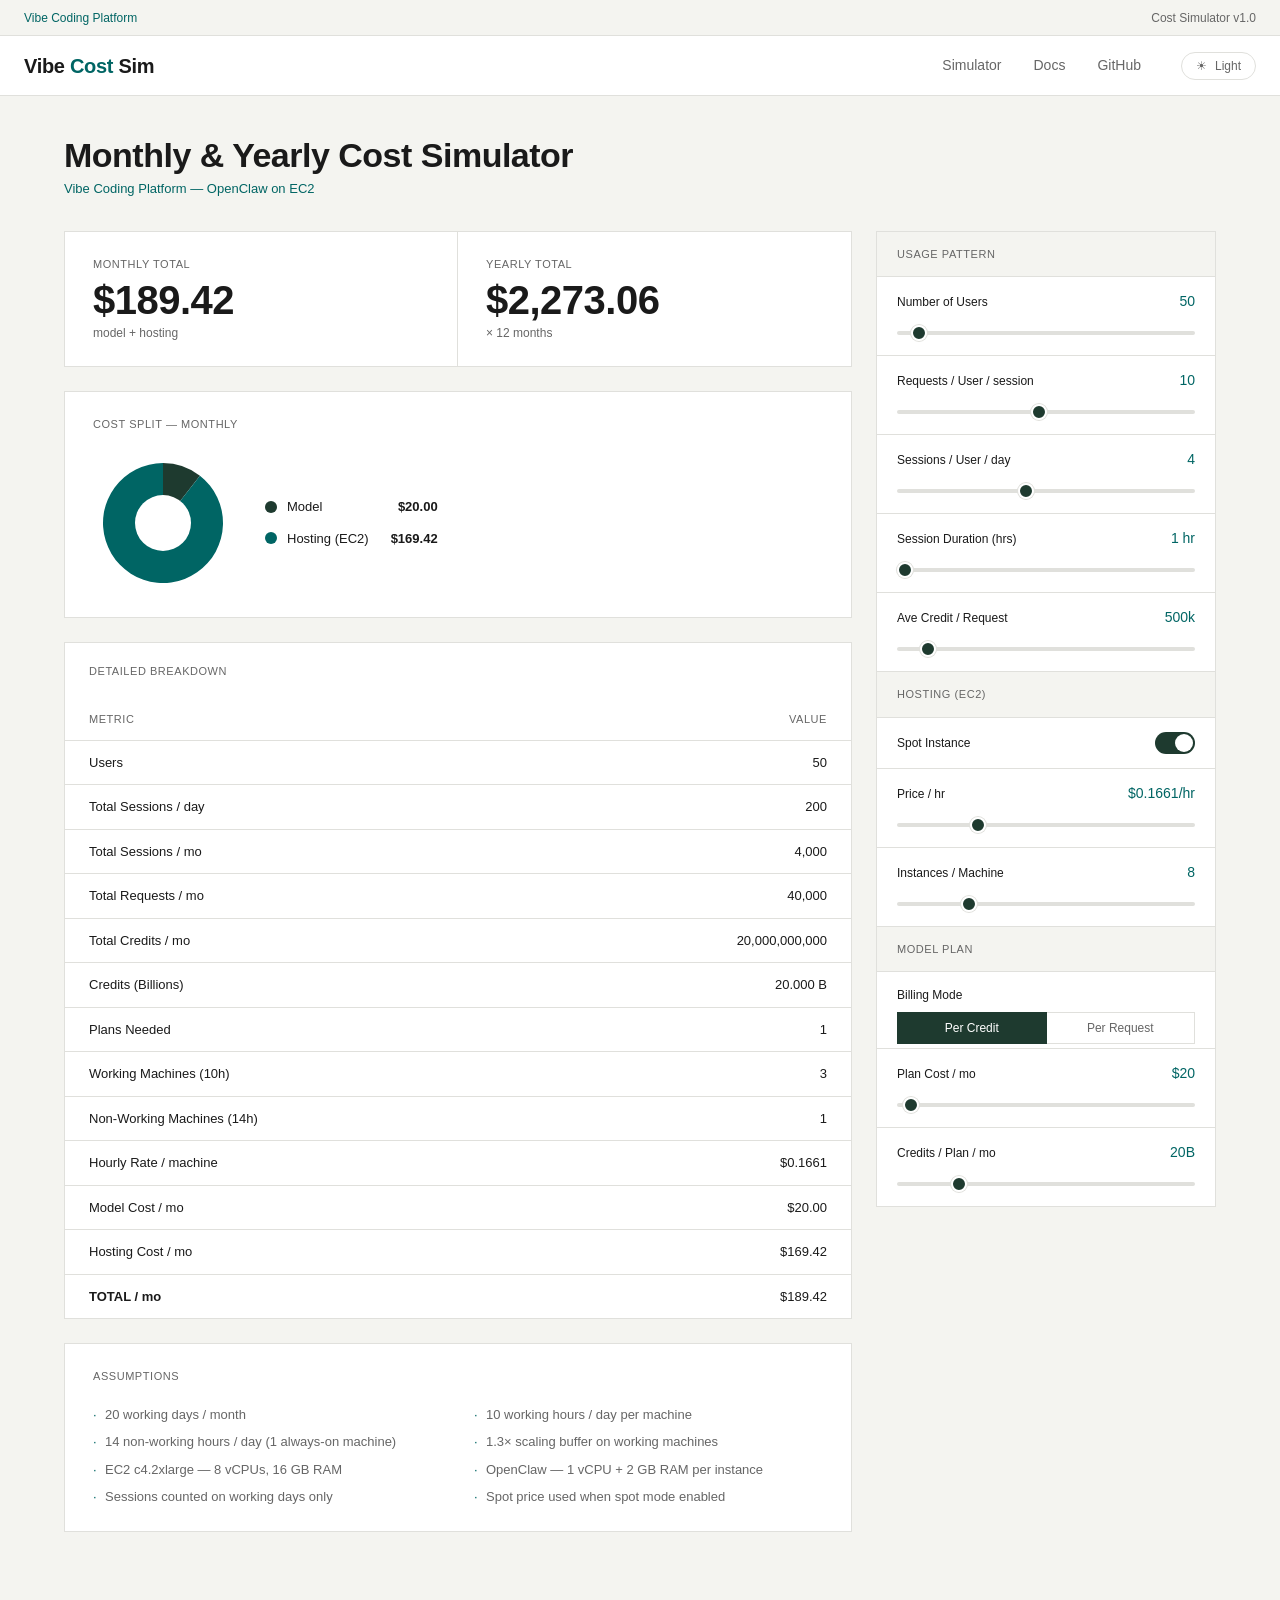
<file: vibe-cost-sim/index.html>
<!doctype html>
<html lang="en">
<head>
<meta charset="UTF-8" />
<meta name="viewport" content="width=device-width, initial-scale=1.0" />
<title>Vibe Coding Platform — Cost Simulator</title>
<style>
/* ── Design tokens ────────────────────────────────────────────────────── */
:root {
  --bg:         #f4f4f0;
  --white:      #ffffff;
  --fg:         #1a1a1a;
  --muted:      #666666;
  --border:     #e0e0dc;
  --green-dark: #1e3a2f;
  --teal:       #006564;
  --font: -apple-system, BlinkMacSystemFont, 'Helvetica Neue', Arial, sans-serif;
  --radius-pill: 20px;
}
[data-theme="dark"] {
  --bg:         #111111;
  --white:      #1c1c1c;
  --fg:         #f0f0ec;
  --muted:      #999999;
  --border:     #2a2a2a;
  --green-dark: #2d5a45;
  --teal:       #4db8b7;
}

/* ── Reset ────────────────────────────────────────────────────────────── */
*,*::before,*::after{box-sizing:border-box;margin:0;padding:0}
body{font-family:var(--font);background:var(--bg);color:var(--fg);font-size:14px;line-height:1.5;min-height:100vh;transition:background 0.15s,color 0.15s}
button{cursor:pointer;font-family:inherit;border:none;background:none}

/* ── Utility bar ──────────────────────────────────────────────────────── */
.util-bar{height:36px;background:var(--bg);border-bottom:1px solid var(--border);display:flex;align-items:center;padding:0 24px}
.util-bar a{font-size:12px;font-weight:500;color:var(--teal);text-decoration:none}
.util-bar-right{margin-left:auto;display:flex;gap:16px;align-items:center}
.util-bar-right span{font-size:12px;font-weight:500;color:var(--muted)}

/* ── Nav ──────────────────────────────────────────────────────────────── */
nav{height:60px;background:var(--white);border-bottom:1px solid var(--border);position:sticky;top:0;z-index:100;display:flex;align-items:center;padding:0 24px;gap:24px}
.nav-logo{font-size:20px;font-weight:700;letter-spacing:-0.3px;color:var(--fg)}
.nav-logo span{color:var(--teal)}
.nav-links{display:flex;gap:0;margin-left:auto}
.nav-links a{font-size:14px;font-weight:400;color:var(--muted);text-decoration:none;padding:0 16px;height:60px;display:flex;align-items:center;transition:color 0.15s}
.nav-links a:hover{color:var(--teal)}
.theme-toggle{display:flex;align-items:center;gap:8px;padding:6px 14px;border:1px solid var(--border);border-radius:var(--radius-pill);font-size:12px;font-weight:500;color:var(--muted);background:var(--white);transition:all 0.15s}
.theme-toggle:hover{color:var(--teal);border-color:var(--teal)}

/* ── Toggle switch ────────────────────────────────────────────────────── */
.toggle-track{display:inline-flex;width:40px;height:22px;border-radius:11px;background:var(--border);position:relative;transition:background 0.2s;cursor:pointer;border:none;flex-shrink:0}
.toggle-track.on{background:var(--green-dark)}
.toggle-thumb{position:absolute;width:18px;height:18px;border-radius:50%;background:var(--white);top:2px;left:2px;transition:transform 0.2s}
.toggle-track.on .toggle-thumb{transform:translateX(18px)}

/* ── Page ─────────────────────────────────────────────────────────────── */
.page{max-width:1200px;margin:0 auto;padding:40px 24px 80px}
.page-header{margin-bottom:32px}
.page-header h1{font-size:clamp(22px,3vw,34px);font-weight:700;letter-spacing:-0.5px;line-height:1.15}
.page-header p{font-size:13px;font-weight:500;color:var(--teal);margin-top:4px}

/* ── Grid ─────────────────────────────────────────────────────────────── */
.main-grid{display:grid;grid-template-columns:1fr 340px;gap:24px;align-items:start}
@media(max-width:900px){.main-grid{grid-template-columns:1fr}}

/* ── Card base ────────────────────────────────────────────────────────── */
.card{background:var(--white);border:1px solid var(--border)}

/* ── Summary strip ────────────────────────────────────────────────────── */
.summary-strip{display:grid;grid-template-columns:1fr 1fr;background:var(--white);border:1px solid var(--border);margin-bottom:24px}
.summary-cell{padding:24px 28px;border-right:1px solid var(--border)}
.summary-cell:last-child{border-right:none}
.sc-label{font-size:11px;font-weight:500;color:var(--muted);letter-spacing:.05em;text-transform:uppercase;margin-bottom:8px}
.sc-value{font-size:clamp(28px,3.5vw,40px);font-weight:700;letter-spacing:-0.5px;line-height:1;font-variant-numeric:tabular-nums}
.sc-sub{font-size:12px;color:var(--muted);margin-top:4px}

/* ── Pie card ─────────────────────────────────────────────────────────── */
.chart-card{padding:24px 28px;margin-bottom:24px}
.sec-label{font-size:11px;font-weight:500;color:var(--muted);letter-spacing:.05em;text-transform:uppercase;margin-bottom:20px}
.pie-wrap{display:flex;align-items:center;gap:32px}
.pie-svg{flex-shrink:0}
.pie-legend{display:flex;flex-direction:column;gap:12px}
.legend-item{display:flex;align-items:center;gap:10px;font-size:13px}
.legend-dot{width:12px;height:12px;border-radius:50%;flex-shrink:0}
.legend-val{font-weight:600;margin-left:auto;padding-left:12px;font-variant-numeric:tabular-nums}

/* ── Table ────────────────────────────────────────────────────────────── */
.table-card{margin-bottom:24px;overflow:hidden}
.table-card .sec-label{padding:20px 24px 0}
table{width:100%;border-collapse:collapse}
th,td{padding:12px 24px;text-align:left;font-size:13px;border-bottom:1px solid var(--border)}
th{font-size:11px;font-weight:500;color:var(--muted);letter-spacing:.05em;text-transform:uppercase}
td:last-child{text-align:right;font-weight:500;font-variant-numeric:tabular-nums}
tr:last-child td{border-bottom:none}
tr:hover td{background:rgba(0,0,0,.02)}

/* ── Controls ─────────────────────────────────────────────────────────── */
.controls-card{padding:0;overflow:hidden}
.ctrl-section{border-bottom:1px solid var(--border)}
.ctrl-section:last-child{border-bottom:none}
.ctrl-section-head{padding:14px 20px;font-size:11px;font-weight:500;color:var(--muted);letter-spacing:.05em;text-transform:uppercase;background:var(--bg)}
.ctrl-row{padding:14px 20px;border-top:1px solid var(--border)}
.ctrl-row:hover{background:rgba(0,0,0,.02)}
.ctrl-row-header{display:flex;justify-content:space-between;align-items:baseline;margin-bottom:8px}
.ctrl-label{font-size:12px;font-weight:500;color:var(--fg)}
.ctrl-value{font-size:14px;font-weight:500;color:var(--teal);font-variant-numeric:tabular-nums}
/* Range slider */
input[type="range"]{
  -webkit-appearance:none;appearance:none;
  width:100%;height:4px;
  background:var(--border);border-radius:2px;
  outline:none;cursor:pointer;
}
input[type="range"]::-webkit-slider-thumb{
  -webkit-appearance:none;appearance:none;
  width:16px;height:16px;border-radius:50%;
  background:var(--green-dark);
  border:2px solid var(--white);
  box-shadow:0 0 0 1px var(--border);
}
input[type="range"]::-moz-range-thumb{
  width:14px;height:14px;border-radius:50%;
  background:var(--green-dark);border:2px solid var(--white);
  border:none;
}
.ctrl-toggle-row{display:flex;align-items:center;justify-content:space-between;padding:14px 20px;border-top:1px solid var(--border)}
.ctrl-toggle-label{font-size:12px;font-weight:500;color:var(--fg)}
.ctrl-radio-group{display:flex;margin-top:8px}
.ctrl-radio{flex:1;padding:8px 12px;font-size:12px;font-weight:500;text-align:center;border:1px solid var(--border);cursor:pointer;transition:all .15s;color:var(--muted);background:var(--white)}
.ctrl-radio.active{background:var(--green-dark);color:#fff;border-color:var(--green-dark)}
.ctrl-radio+.ctrl-radio{border-left:none}

/* ── Assumptions ──────────────────────────────────────────────────────── */
.assumptions-card{padding:24px 28px}
.assumptions-card ul{list-style:none;display:grid;grid-template-columns:1fr 1fr;gap:8px 32px;margin-top:16px}
@media(max-width:640px){.assumptions-card ul{grid-template-columns:1fr}}
.assumptions-card li{font-size:13px;color:var(--muted);padding-left:12px;position:relative}
.assumptions-card li::before{content:'·';position:absolute;left:0;color:var(--teal)}

/* ── Responsive ───────────────────────────────────────────────────────── */
@media(max-width:640px){
  nav .nav-links{display:none}
  .summary-strip{grid-template-columns:1fr}
  .summary-cell{border-right:none;border-bottom:1px solid var(--border)}
  .summary-cell:last-child{border-bottom:none}
  .pie-wrap{flex-direction:column;gap:16px}
}
</style>
</head>
<body>

<!-- Utility bar -->
<div class="util-bar">
  <a href="#">Vibe Coding Platform</a>
  <div class="util-bar-right">
    <span>Cost Simulator v1.0</span>
  </div>
</div>

<!-- Nav -->
<nav>
  <div class="nav-logo">Vibe <span>Cost</span> Sim</div>
  <div class="nav-links">
    <a href="#">Simulator</a>
    <a href="#">Docs</a>
    <a href="#">GitHub</a>
  </div>
  <button class="theme-toggle" id="themeBtn" aria-label="Toggle dark mode">
    <span id="themeIcon">☀</span>
    <span id="themeLabel">Light</span>
  </button>
</nav>

<!-- Page -->
<div class="page">
  <div class="page-header">
    <h1>Monthly &amp; Yearly Cost Simulator</h1>
    <p>Vibe Coding Platform — OpenClaw on EC2</p>
  </div>

  <div class="main-grid">

    <!-- ── Left column ───────────────────────────────────────────────── -->
    <div>

      <!-- Summary -->
      <div class="summary-strip">
        <div class="summary-cell">
          <div class="sc-label">Monthly Total</div>
          <div class="sc-value" id="totalMo">$—</div>
          <div class="sc-sub">model + hosting</div>
        </div>
        <div class="summary-cell">
          <div class="sc-label">Yearly Total</div>
          <div class="sc-value" id="totalYr">$—</div>
          <div class="sc-sub">× 12 months</div>
        </div>
      </div>

      <!-- Pie -->
      <div class="card chart-card">
        <div class="sec-label">Cost Split — Monthly</div>
        <div class="pie-wrap">
          <svg class="pie-svg" id="pieSvg" width="140" height="140" viewBox="0 0 140 140"></svg>
          <div class="pie-legend">
            <div class="legend-item">
              <div class="legend-dot" id="dotModel"></div>
              <span>Model</span>
              <span class="legend-val" id="legModel">—</span>
            </div>
            <div class="legend-item">
              <div class="legend-dot" id="dotHosting"></div>
              <span>Hosting (EC2)</span>
              <span class="legend-val" id="legHosting">—</span>
            </div>
          </div>
        </div>
      </div>

      <!-- Breakdown -->
      <div class="card table-card">
        <div class="sec-label">Detailed Breakdown</div>
        <table>
          <thead>
            <tr>
              <th>Metric</th>
              <th style="text-align:right">Value</th>
            </tr>
          </thead>
          <tbody id="breakdownBody"></tbody>
        </table>
      </div>

      <!-- Assumptions -->
      <div class="card assumptions-card">
        <div class="sec-label">Assumptions</div>
        <ul>
          <li>20 working days / month</li>
          <li>10 working hours / day per machine</li>
          <li>14 non-working hours / day (1 always-on machine)</li>
          <li>1.3× scaling buffer on working machines</li>
          <li>EC2 c4.2xlarge — 8 vCPUs, 16 GB RAM</li>
          <li>OpenClaw — 1 vCPU + 2 GB RAM per instance</li>
          <li>Sessions counted on working days only</li>
          <li>Spot price used when spot mode enabled</li>
        </ul>
      </div>

    </div>

    <!-- ── Right column: controls ────────────────────────────────────── -->
    <div class="card controls-card">

      <!-- Usage Pattern -->
      <div class="ctrl-section">
        <div class="ctrl-section-head">Usage Pattern</div>

        <div class="ctrl-row">
          <div class="ctrl-row-header">
            <span class="ctrl-label">Number of Users</span>
            <span class="ctrl-value" id="dv-users">50</span>
          </div>
          <input type="range" id="sl-users" min="0" max="1000" step="50" value="50">
        </div>

        <div class="ctrl-row">
          <div class="ctrl-row-header">
            <span class="ctrl-label">Requests / User / session</span>
            <span class="ctrl-value" id="dv-reqPerUser">10</span>
          </div>
          <input type="range" id="sl-reqPerUser" min="1" max="20" step="1" value="10">
        </div>

        <div class="ctrl-row">
          <div class="ctrl-row-header">
            <span class="ctrl-label">Sessions / User / day</span>
            <span class="ctrl-value" id="dv-sessionsPerUser">4</span>
          </div>
          <input type="range" id="sl-sessionsPerUser" min="1" max="8" step="1" value="4">
        </div>

        <div class="ctrl-row">
          <div class="ctrl-row-header">
            <span class="ctrl-label">Session Duration (hrs)</span>
            <span class="ctrl-value" id="dv-sessionHrs">1 hr</span>
          </div>
          <input type="range" id="sl-sessionHrs" min="1" max="8" step="1" value="1">
        </div>

        <div class="ctrl-row">
          <div class="ctrl-row-header">
            <span class="ctrl-label">Ave Credit / Request</span>
            <span class="ctrl-value" id="dv-creditsPerReq">500k</span>
          </div>
          <input type="range" id="sl-creditsPerReq" min="0.1" max="5" step="0.1" value="0.5">
        </div>
      </div>

      <!-- Hosting -->
      <div class="ctrl-section">
        <div class="ctrl-section-head">Hosting (EC2)</div>

        <div class="ctrl-toggle-row">
          <span class="ctrl-toggle-label" id="spotLabel">Spot Instance</span>
          <button class="toggle-track on" id="spotToggle" onclick="toggleSpot()" role="switch" aria-checked="true">
            <span class="toggle-thumb"></span>
          </button>
        </div>

        <div class="ctrl-row">
          <div class="ctrl-row-header">
            <span class="ctrl-label">Price / hr</span>
            <span class="ctrl-value" id="dv-spotHr">$0.1661/hr</span>
          </div>
          <input type="range" id="sl-spotHr" min="0.05" max="0.5" step="0.001" value="0.1661">
        </div>

        <div id="multiplierRow" style="display:none">
          <div class="ctrl-row">
            <div class="ctrl-row-header">
              <span class="ctrl-label">On-Demand Multiplier</span>
              <span class="ctrl-value" id="dv-multiplier">2.0x</span>
            </div>
            <input type="range" id="sl-multiplier" min="1.5" max="4" step="0.1" value="2">
          </div>
        </div>

        <div class="ctrl-row">
          <div class="ctrl-row-header">
            <span class="ctrl-label">Instances / Machine</span>
            <span class="ctrl-value" id="dv-instances">8</span>
          </div>
          <input type="range" id="sl-instances" min="1" max="32" step="1" value="8">
        </div>
      </div>

      <!-- Model Plan -->
      <div class="ctrl-section">
        <div class="ctrl-section-head">Model Plan</div>

        <div class="ctrl-row" style="padding-bottom:4px">
          <div class="ctrl-label" style="margin-bottom:8px">Billing Mode</div>
          <div class="ctrl-radio-group">
            <button class="ctrl-radio active" id="r-perCredit" onclick="setBillingMode(false)">Per Credit</button>
            <button class="ctrl-radio" id="r-perRequest" onclick="setBillingMode(true)">Per Request</button>
          </div>
        </div>

        <div class="ctrl-row">
          <div class="ctrl-row-header">
            <span class="ctrl-label">Plan Cost / mo</span>
            <span class="ctrl-value" id="dv-modelPlanCost">$20</span>
          </div>
          <input type="range" id="sl-modelPlanCost" min="10" max="500" step="10" value="20">
        </div>

        <div id="creditControls">
          <div class="ctrl-row">
            <div class="ctrl-row-header">
              <span class="ctrl-label">Credits / Plan / mo</span>
              <span class="ctrl-value" id="dv-modelCredits">20B</span>
            </div>
            <input type="range" id="sl-modelCredits" min="1" max="100" step="1" value="20">
          </div>
        </div>

        <div id="requestControls" style="display:none">
          <div class="ctrl-row">
            <div class="ctrl-row-header">
              <span class="ctrl-label">Requests / Plan / mo</span>
              <span class="ctrl-value" id="dv-reqPerPlan">300</span>
            </div>
            <input type="range" id="sl-reqPerPlan" min="100" max="1000" step="100" value="300">
          </div>
        </div>
      </div>

    </div><!-- /controls-card -->

  </div><!-- /main-grid -->
</div><!-- /page -->

<script>
// ── State (matches original app defaults) ─────────────────────────────
var S = {
  users: 50,
  reqPerUser: 10,
  sessionsPerUser: 4,
  sessionHrs: 1,
  creditsPerReq: 0.5,
  isSpot: true,
  spotHr: 0.1661,
  multiplier: 2,
  instances: 8,
  modelPlanCost: 20,
  modelCredits: 20,
  isPerRequest: false,
  reqPerPlan: 300
};

// ── Theme ──────────────────────────────────────────────────────────────
(function initTheme() {
  var t = localStorage.getItem('vcs-theme') || 'light';
  document.documentElement.setAttribute('data-theme', t);
  document.getElementById('themeIcon').textContent = t === 'dark' ? '☾' : '☀';
  document.getElementById('themeLabel').textContent = t === 'dark' ? 'Dark' : 'Light';
})();

document.getElementById('themeBtn').addEventListener('click', function() {
  var cur = document.documentElement.getAttribute('data-theme');
  var next = cur === 'dark' ? 'light' : 'dark';
  document.documentElement.setAttribute('data-theme', next);
  document.getElementById('themeIcon').textContent = next === 'dark' ? '☾' : '☀';
  document.getElementById('themeLabel').textContent = next === 'dark' ? 'Dark' : 'Light';
  localStorage.setItem('vcs-theme', next);
});

// ── Helpers ────────────────────────────────────────────────────────────
function fmtUSD(v) {
  return '$' + v.toLocaleString('en-US', {minimumFractionDigits:2, maximumFractionDigits:2});
}
function fmtInt(v) {
  return Math.round(v).toLocaleString('en-US');
}
function fmtCredits(v) {
  // v is in millions. ≥1M → "Xm", <1M → "Xk"
  if (v >= 1) return v.toFixed(1) + 'M';
  return (v * 1000).toFixed(0) + 'k';
}

// ── Calculations (exact match to original app logic) ──────────────────
function calc() {
  var hrRate = S.isSpot ? S.spotHr : S.spotHr * S.multiplier;
  var totalSessionsMo = S.users * S.sessionsPerUser * 20;
  var dailySessions   = totalSessionsMo / 20;
  var totalRequests   = totalSessionsMo * S.reqPerUser;
  var totalCredits    = totalSessionsMo * S.reqPerUser * S.creditsPerReq * 1000000; // raw credits
  var creditsB        = totalCredits / 1e9; // billions

  var plansNeeded, modelCostMo;
  if (S.isPerRequest) {
    plansNeeded = Math.ceil(totalRequests / S.reqPerPlan);
  } else {
    plansNeeded = Math.ceil(creditsB / S.modelCredits);
  }
  modelCostMo = plansNeeded * S.modelPlanCost;

  var workingMachines    = Math.round(dailySessions / 10 * 1.3 / S.instances) || 1;
  var nonWorkingMachines = 1;
  var workingHours       = workingMachines * 10 * 20;
  var nonWorkingHours    = nonWorkingMachines * 14 * 30;
  var hostingCostMo      = (workingHours + nonWorkingHours) * hrRate;

  var totalMo = modelCostMo + hostingCostMo;
  var totalYr = totalMo * 12;

  return {
    hrRate: hrRate,
    totalSessionsMo: totalSessionsMo,
    dailySessions: dailySessions,
    totalRequests: totalRequests,
    totalCredits: totalCredits,
    creditsB: creditsB,
    plansNeeded: plansNeeded,
    modelCostMo: modelCostMo,
    workingMachines: workingMachines,
    nonWorkingMachines: nonWorkingMachines,
    hostingCostMo: hostingCostMo,
    totalMo: totalMo,
    totalYr: totalYr
  };
}

// ── Pie chart ──────────────────────────────────────────────────────────
function drawPie(modelAmt, hostAmt) {
  var svg = document.getElementById('pieSvg');
  var total = modelAmt + hostAmt;
  if (total === 0) { svg.innerHTML = ''; return; }

  // Get current theme colors
  var style = getComputedStyle(document.documentElement);
  var cModel   = style.getPropertyValue('--green-dark').trim();
  var cHosting = style.getPropertyValue('--teal').trim();
  var cBg      = style.getPropertyValue('--white').trim();

  // Update legend dots to match theme
  document.getElementById('dotModel').style.background   = cModel;
  document.getElementById('dotHosting').style.background = cHosting;

  var R = 60, cx = 70, cy = 70;
  var mFrac = modelAmt / total;
  var hFrac = 1 - mFrac;

  function pathArc(frac, startAngle) {
    if (frac >= 1) frac = 0.9999;
    var angle    = frac * 2 * Math.PI;
    var endAngle = startAngle + angle;
    var x1 = cx + R * Math.sin(startAngle);
    var y1 = cy - R * Math.cos(startAngle);
    var x2 = cx + R * Math.sin(endAngle);
    var y2 = cy - R * Math.cos(endAngle);
    var large = angle > Math.PI ? 1 : 0;
    return 'M' + cx + ',' + cy +
           ' L' + x1.toFixed(3) + ',' + y1.toFixed(3) +
           ' A' + R + ',' + R + ' 0 ' + large + ',1 ' + x2.toFixed(3) + ',' + y2.toFixed(3) +
           ' Z';
  }

  svg.innerHTML =
    '<path d="' + pathArc(mFrac, 0) + '" fill="' + cModel + '"/>' +
    '<path d="' + pathArc(hFrac, mFrac * 2 * Math.PI) + '" fill="' + cHosting + '"/>' +
    '<circle cx="' + cx + '" cy="' + cy + '" r="28" fill="' + cBg + '"/>';
}

// ── Render ─────────────────────────────────────────────────────────────
function render() {
  var r = calc();

  document.getElementById('totalMo').textContent  = fmtUSD(r.totalMo);
  document.getElementById('totalYr').textContent  = fmtUSD(r.totalYr);

  drawPie(r.modelCostMo, r.hostingCostMo);
  document.getElementById('legModel').textContent   = fmtUSD(r.modelCostMo);
  document.getElementById('legHosting').textContent = fmtUSD(r.hostingCostMo);

  var rows = [
    ['Users',                     fmtInt(S.users)],
    ['Total Sessions / day',      fmtInt(r.dailySessions)],
    ['Total Sessions / mo',       fmtInt(r.totalSessionsMo)],
    ['Total Requests / mo',       fmtInt(r.totalRequests)],
    ['Total Credits / mo',        fmtInt(r.totalCredits)],
    ['Credits (Billions)',         r.creditsB.toFixed(3) + ' B'],
    ['Plans Needed',              fmtInt(r.plansNeeded)],
    ['Working Machines (10h)',    fmtInt(r.workingMachines)],
    ['Non-Working Machines (14h)', fmtInt(r.nonWorkingMachines)],
    ['Hourly Rate / machine',     '$' + r.hrRate.toFixed(4)],
    ['Model Cost / mo',           fmtUSD(r.modelCostMo)],
    ['Hosting Cost / mo',         fmtUSD(r.hostingCostMo)],
    ['TOTAL / mo',                fmtUSD(r.totalMo)]
  ];

  var html = '';
  for (var i = 0; i < rows.length; i++) {
    var bold = i === rows.length - 1 ? ' style="font-weight:700"' : '';
    html += '<tr' + bold + '><td>' + rows[i][0] + '</td><td style="text-align:right">' + rows[i][1] + '</td></tr>';
  }
  document.getElementById('breakdownBody').innerHTML = html;
}

// ── Slider wiring ──────────────────────────────────────────────────────
var sliderCfg = [
  {
    id: 'sl-users', key: 'users',
    fmt: function(v) { return fmtInt(v); }
  },
  {
    id: 'sl-reqPerUser', key: 'reqPerUser',
    fmt: function(v) { return fmtInt(v); }
  },
  {
    id: 'sl-sessionsPerUser', key: 'sessionsPerUser',
    fmt: function(v) { return fmtInt(v); }
  },
  {
    id: 'sl-sessionHrs', key: 'sessionHrs',
    fmt: function(v) { return fmtInt(v) + ' hr'; }
  },
  {
    id: 'sl-creditsPerReq', key: 'creditsPerReq',
    fmt: function(v) { return fmtCredits(v); }
  },
  {
    id: 'sl-spotHr', key: 'spotHr',
    fmt: function(v) { return '$' + parseFloat(v).toFixed(4) + '/hr'; }
  },
  {
    id: 'sl-multiplier', key: 'multiplier',
    fmt: function(v) { return parseFloat(v).toFixed(1) + 'x'; }
  },
  {
    id: 'sl-instances', key: 'instances',
    fmt: function(v) { return fmtInt(v); }
  },
  {
    id: 'sl-modelPlanCost', key: 'modelPlanCost',
    fmt: function(v) { return '$' + fmtInt(v); }
  },
  {
    id: 'sl-modelCredits', key: 'modelCredits',
    fmt: function(v) { return fmtInt(v) + 'B'; }
  },
  {
    id: 'sl-reqPerPlan', key: 'reqPerPlan',
    fmt: function(v) { return fmtInt(v); }
  }
];

for (var ci = 0; ci < sliderCfg.length; ci++) {
  (function(cfg) {
    var el = document.getElementById(cfg.id);
    if (!el) return;
    var dispId = cfg.id.replace('sl-', 'dv-');
    el.addEventListener('input', function() {
      S[cfg.key] = parseFloat(this.value);
      var disp = document.getElementById(dispId);
      if (disp) disp.textContent = cfg.fmt(S[cfg.key]);
      render();
    });
  })(sliderCfg[ci]);
}

// ── Billing mode ───────────────────────────────────────────────────────
function setBillingMode(isPerReq) {
  S.isPerRequest = isPerReq;
  document.getElementById('r-perCredit').classList.toggle('active', !isPerReq);
  document.getElementById('r-perRequest').classList.toggle('active', isPerReq);
  document.getElementById('creditControls').style.display  = isPerReq ? 'none'  : 'block';
  document.getElementById('requestControls').style.display = isPerReq ? 'block' : 'none';
  render();
}

// ── Spot toggle ────────────────────────────────────────────────────────
function toggleSpot() {
  S.isSpot = !S.isSpot;
  var btn = document.getElementById('spotToggle');
  if (S.isSpot) {
    btn.classList.add('on');
  } else {
    btn.classList.remove('on');
  }
  btn.setAttribute('aria-checked', String(S.isSpot));
  document.getElementById('spotLabel').textContent = S.isSpot ? 'Spot Instance' : 'On-Demand';
  document.getElementById('multiplierRow').style.display = S.isSpot ? 'none' : 'block';
  render();
}

// ── Init ───────────────────────────────────────────────────────────────
render();
</script>
</body>
</html>
</file>
